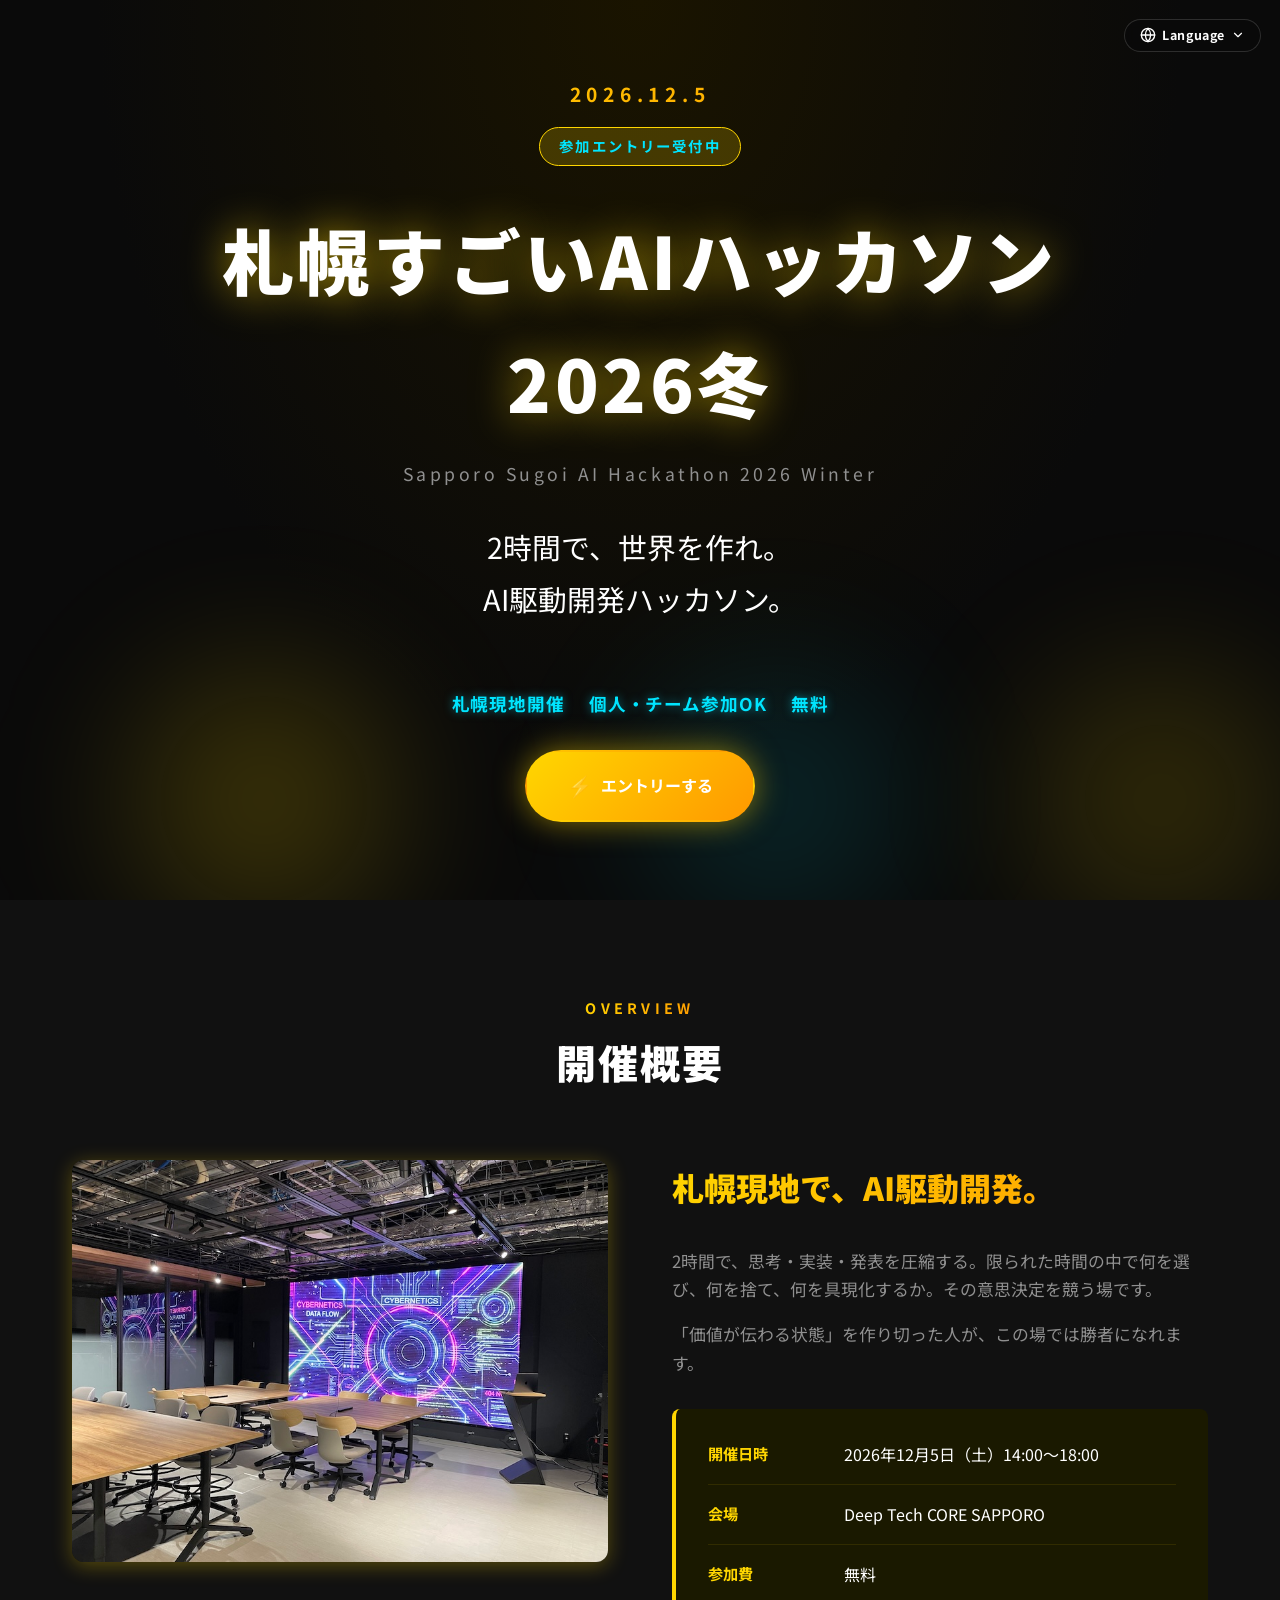
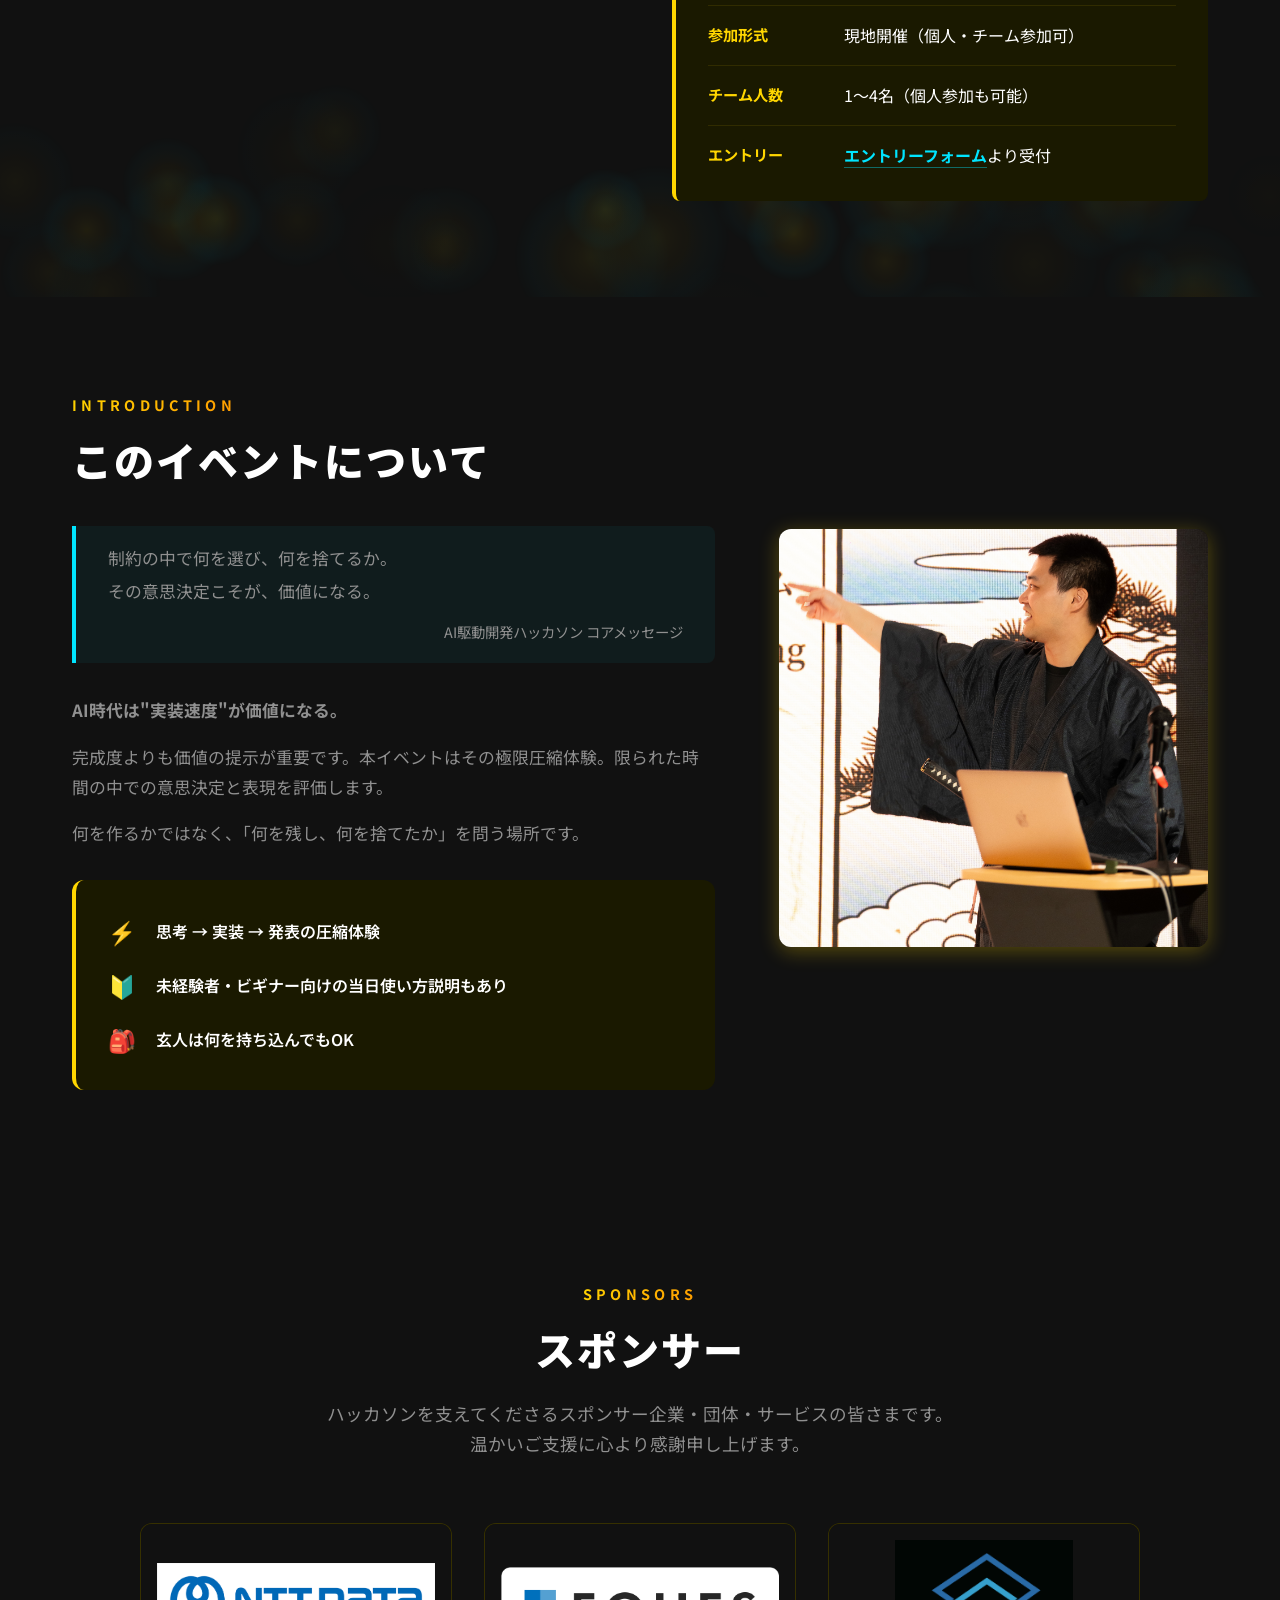
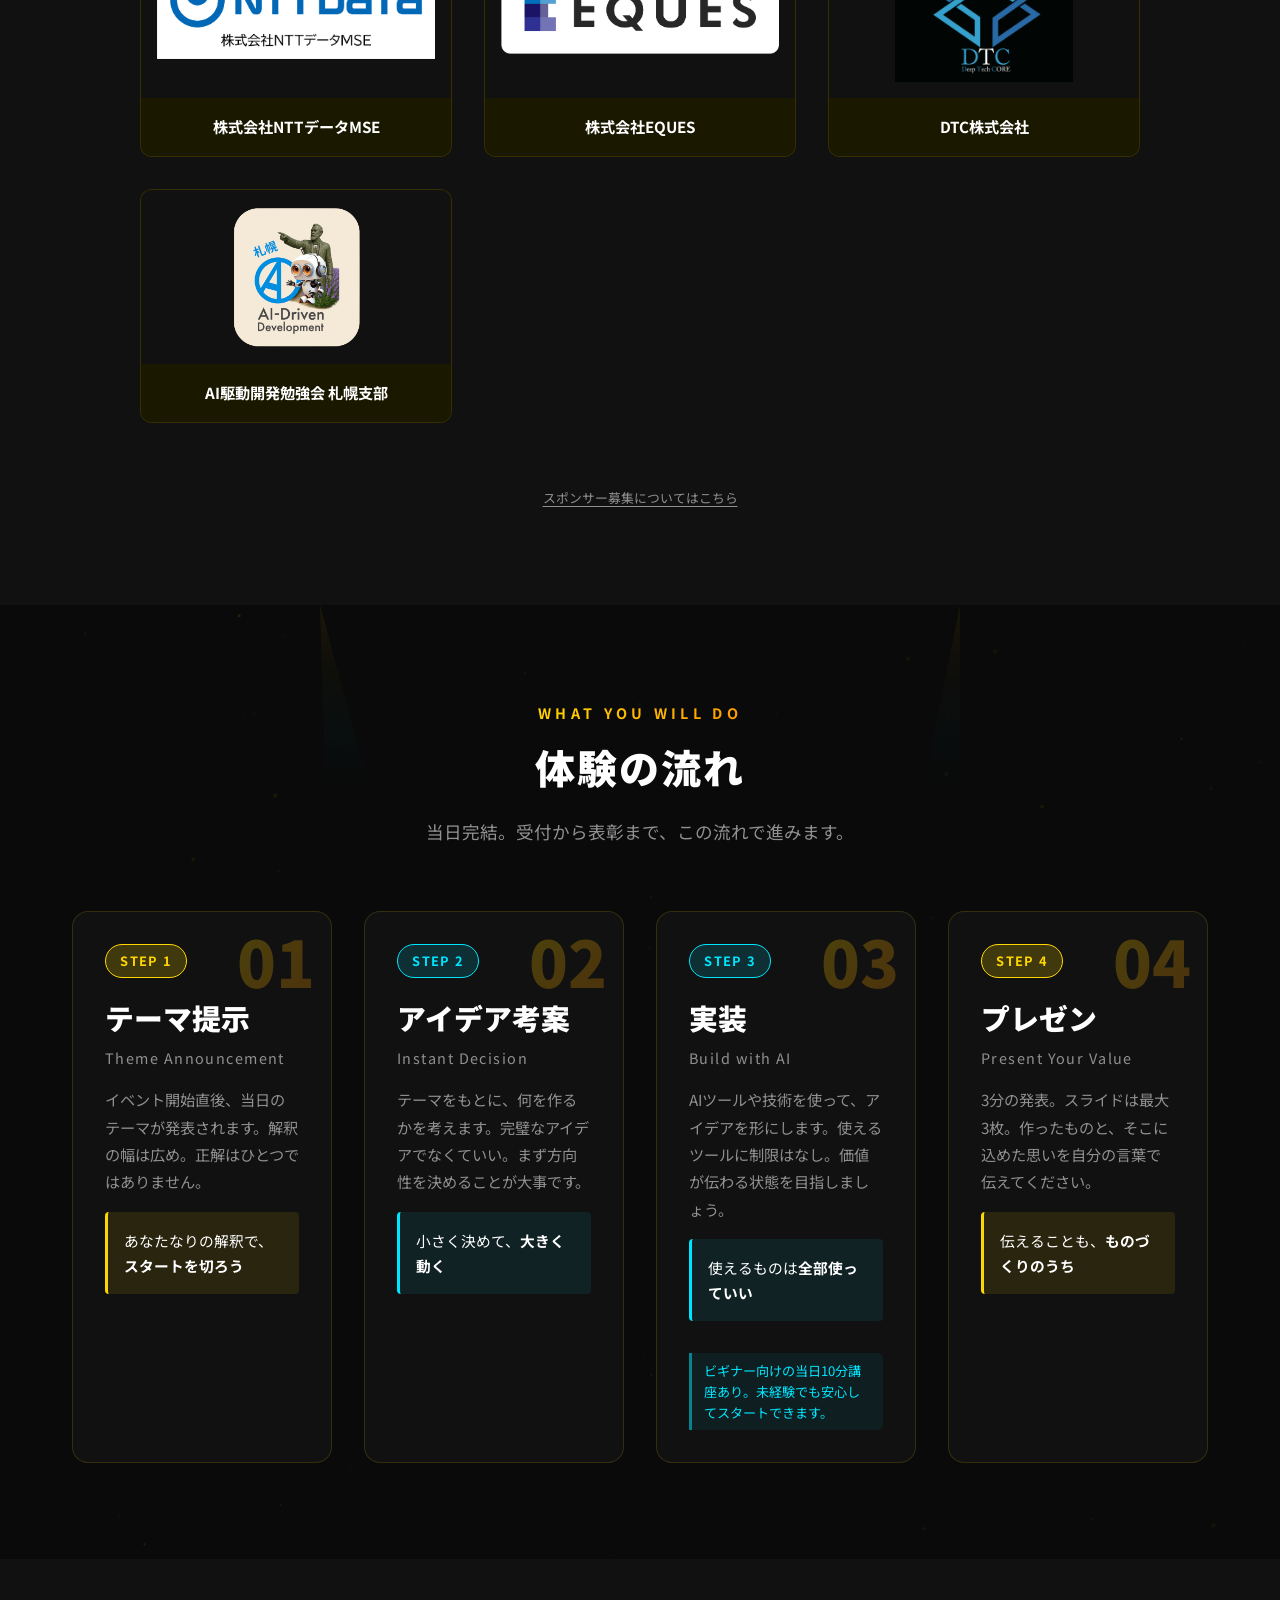
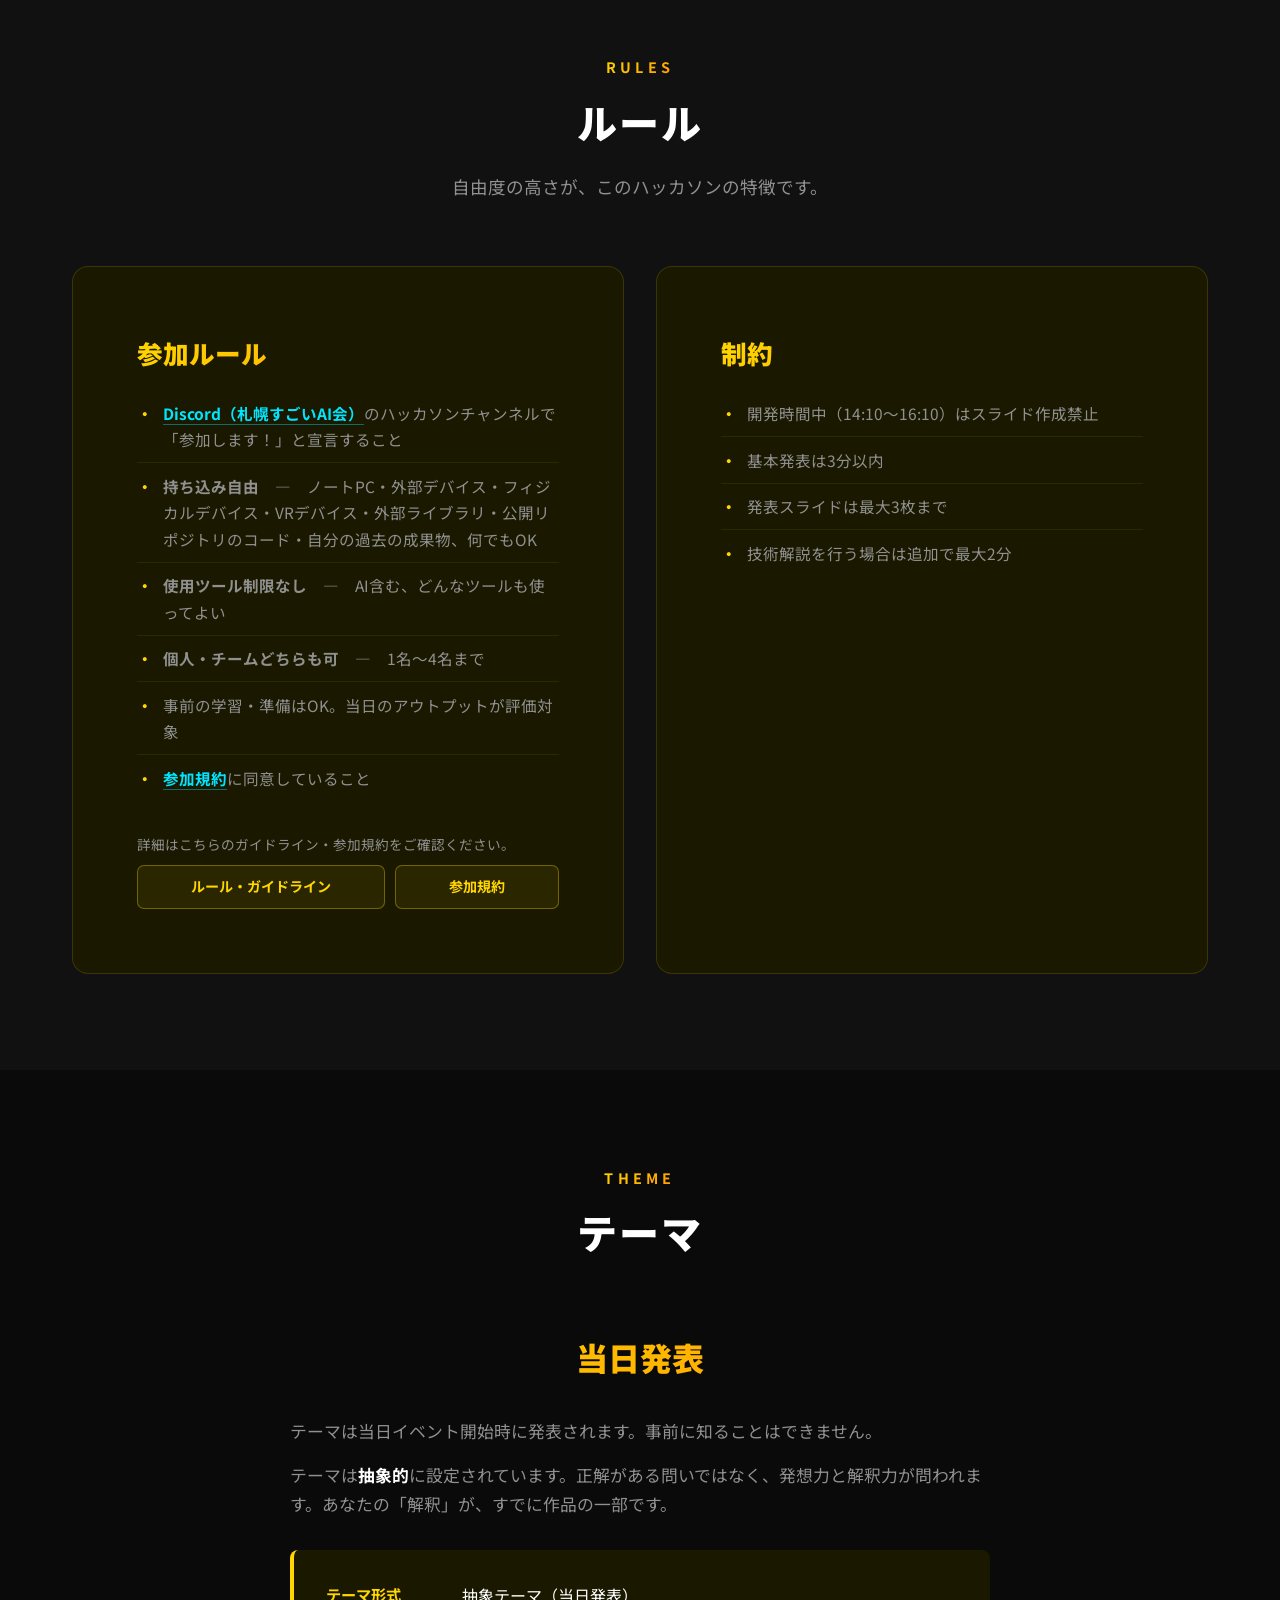
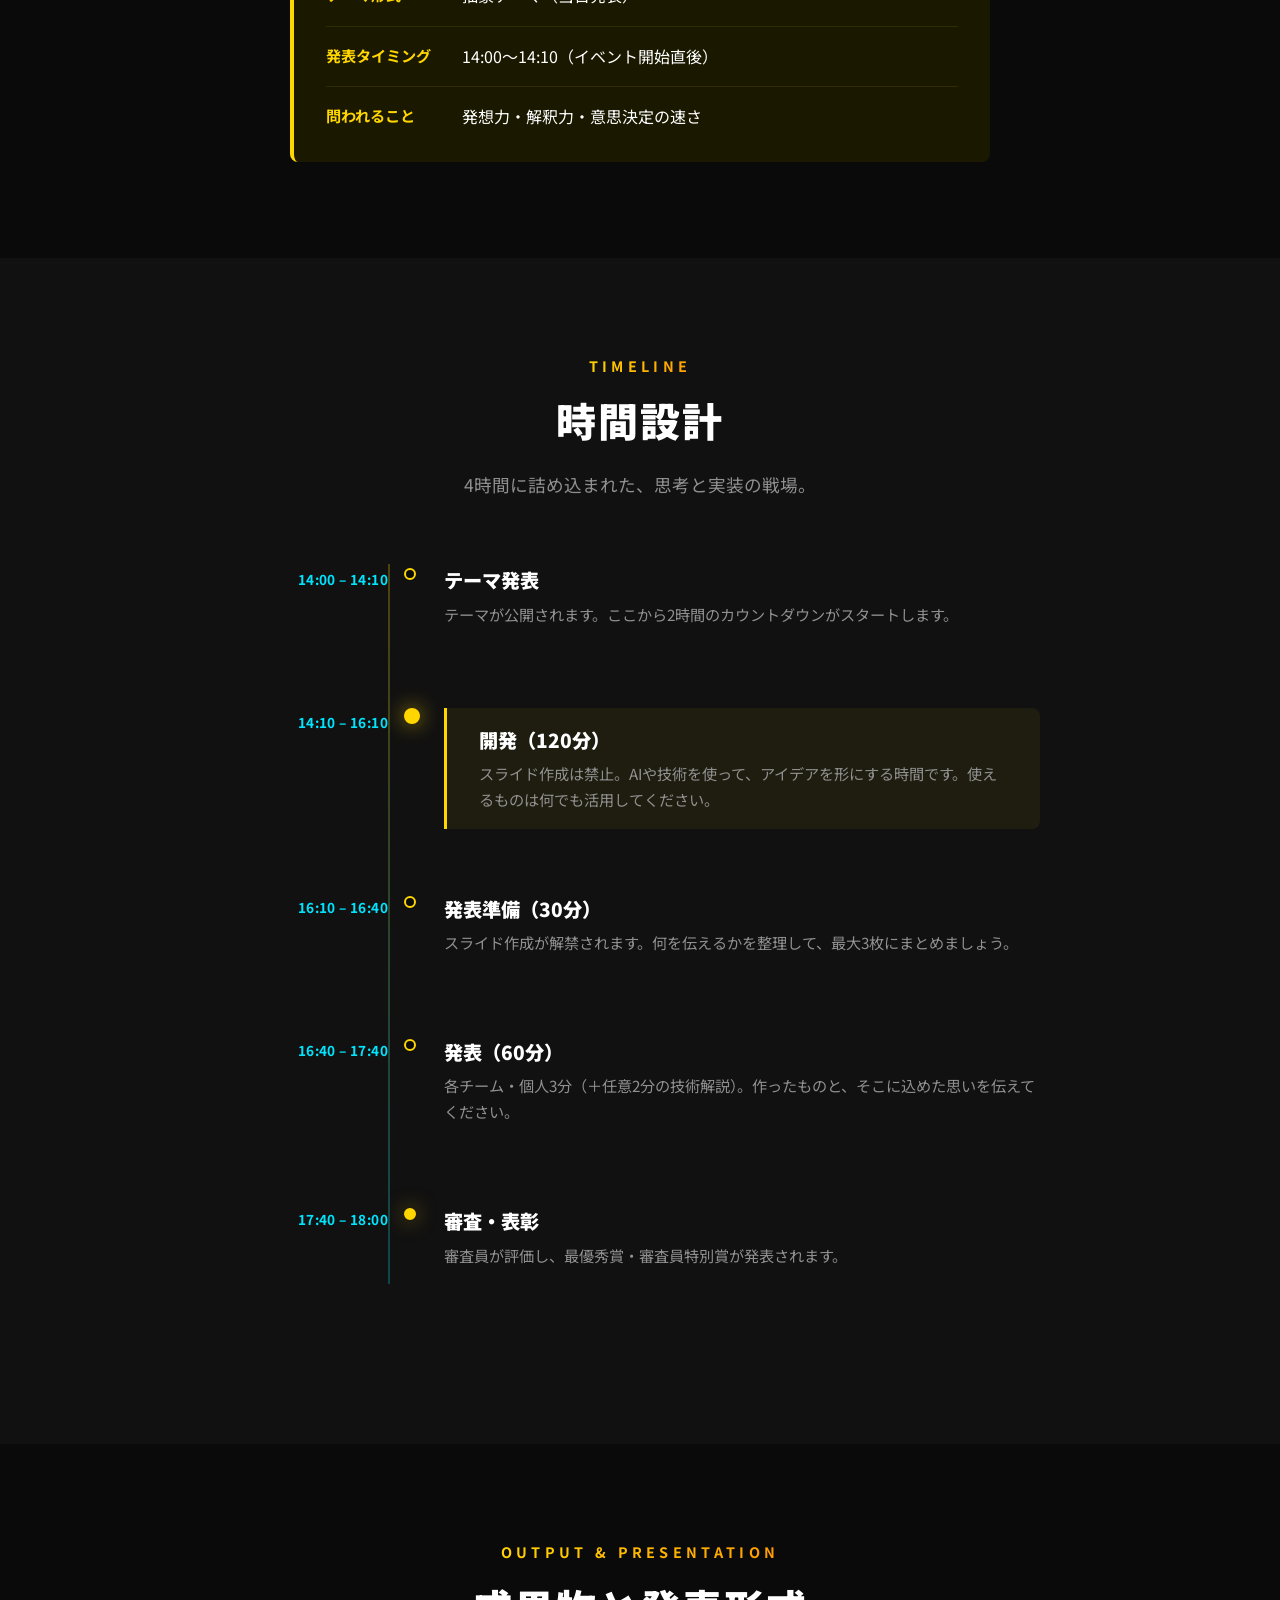
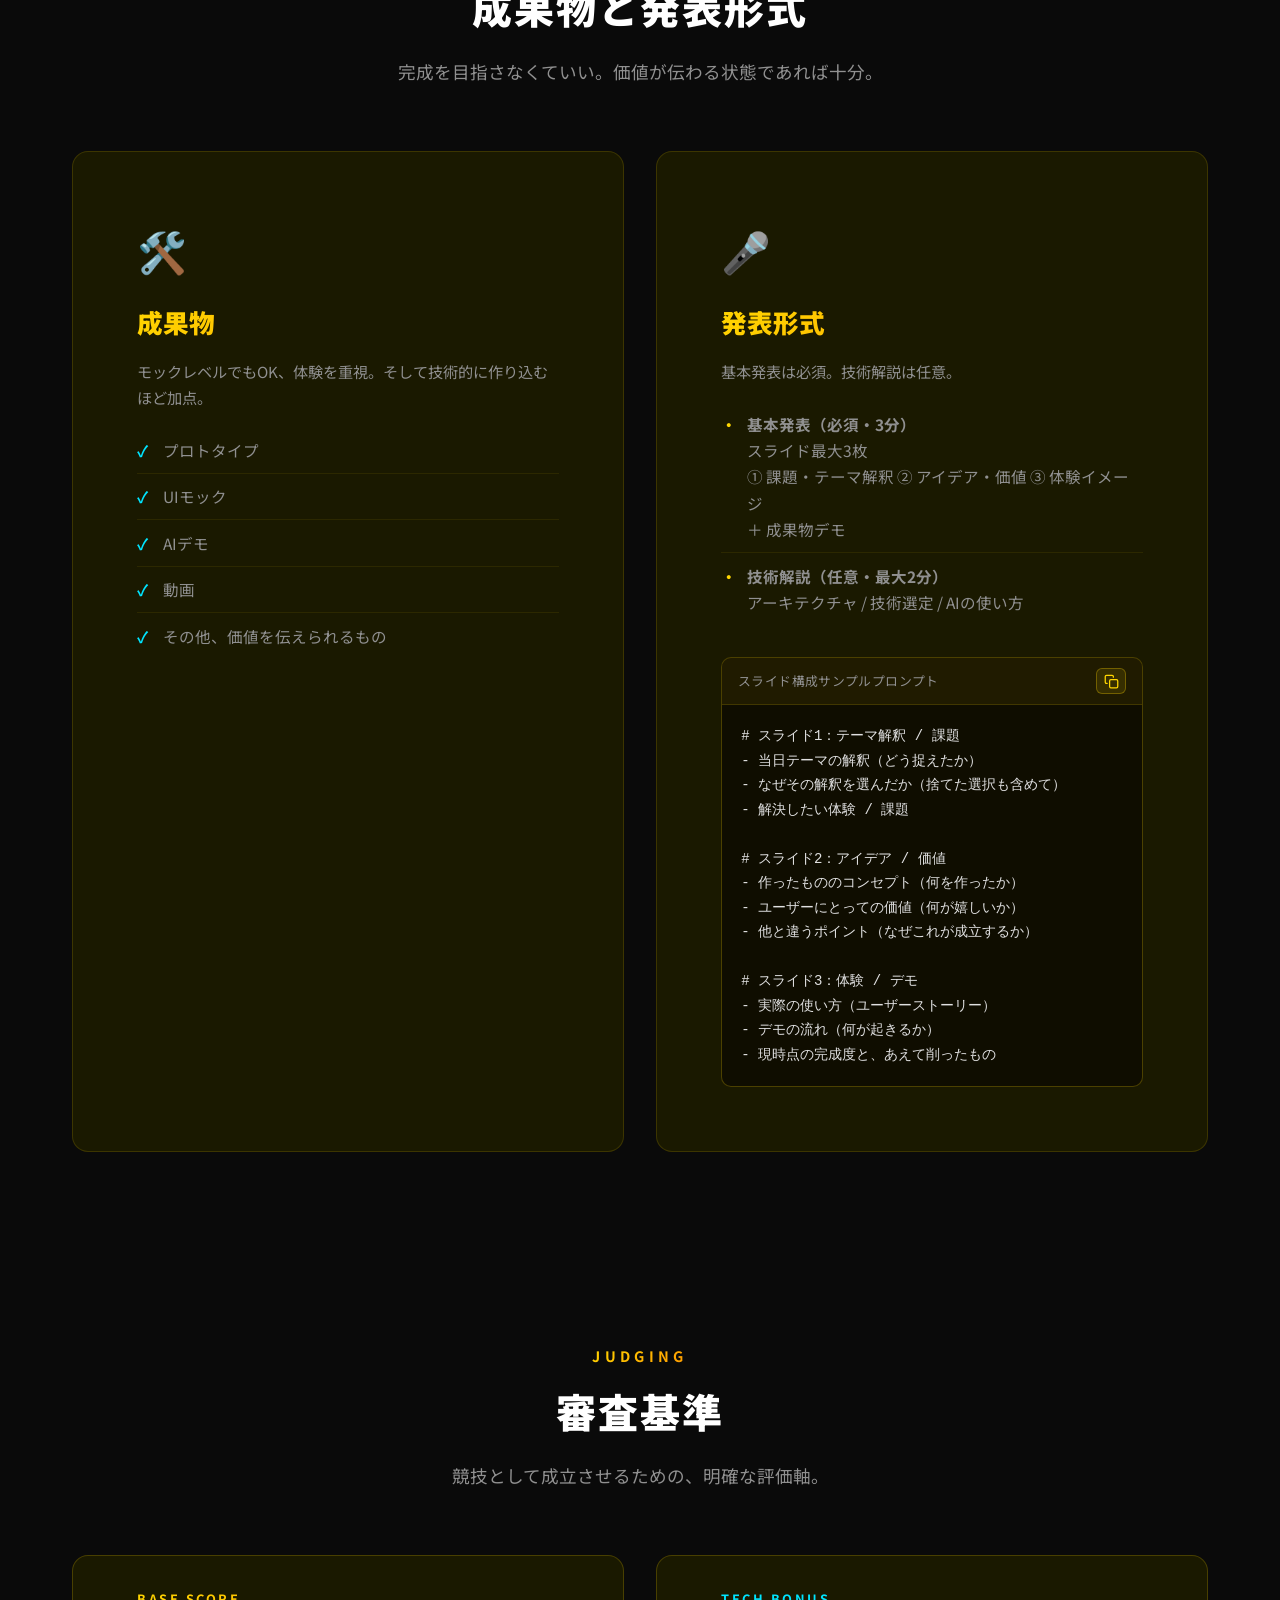
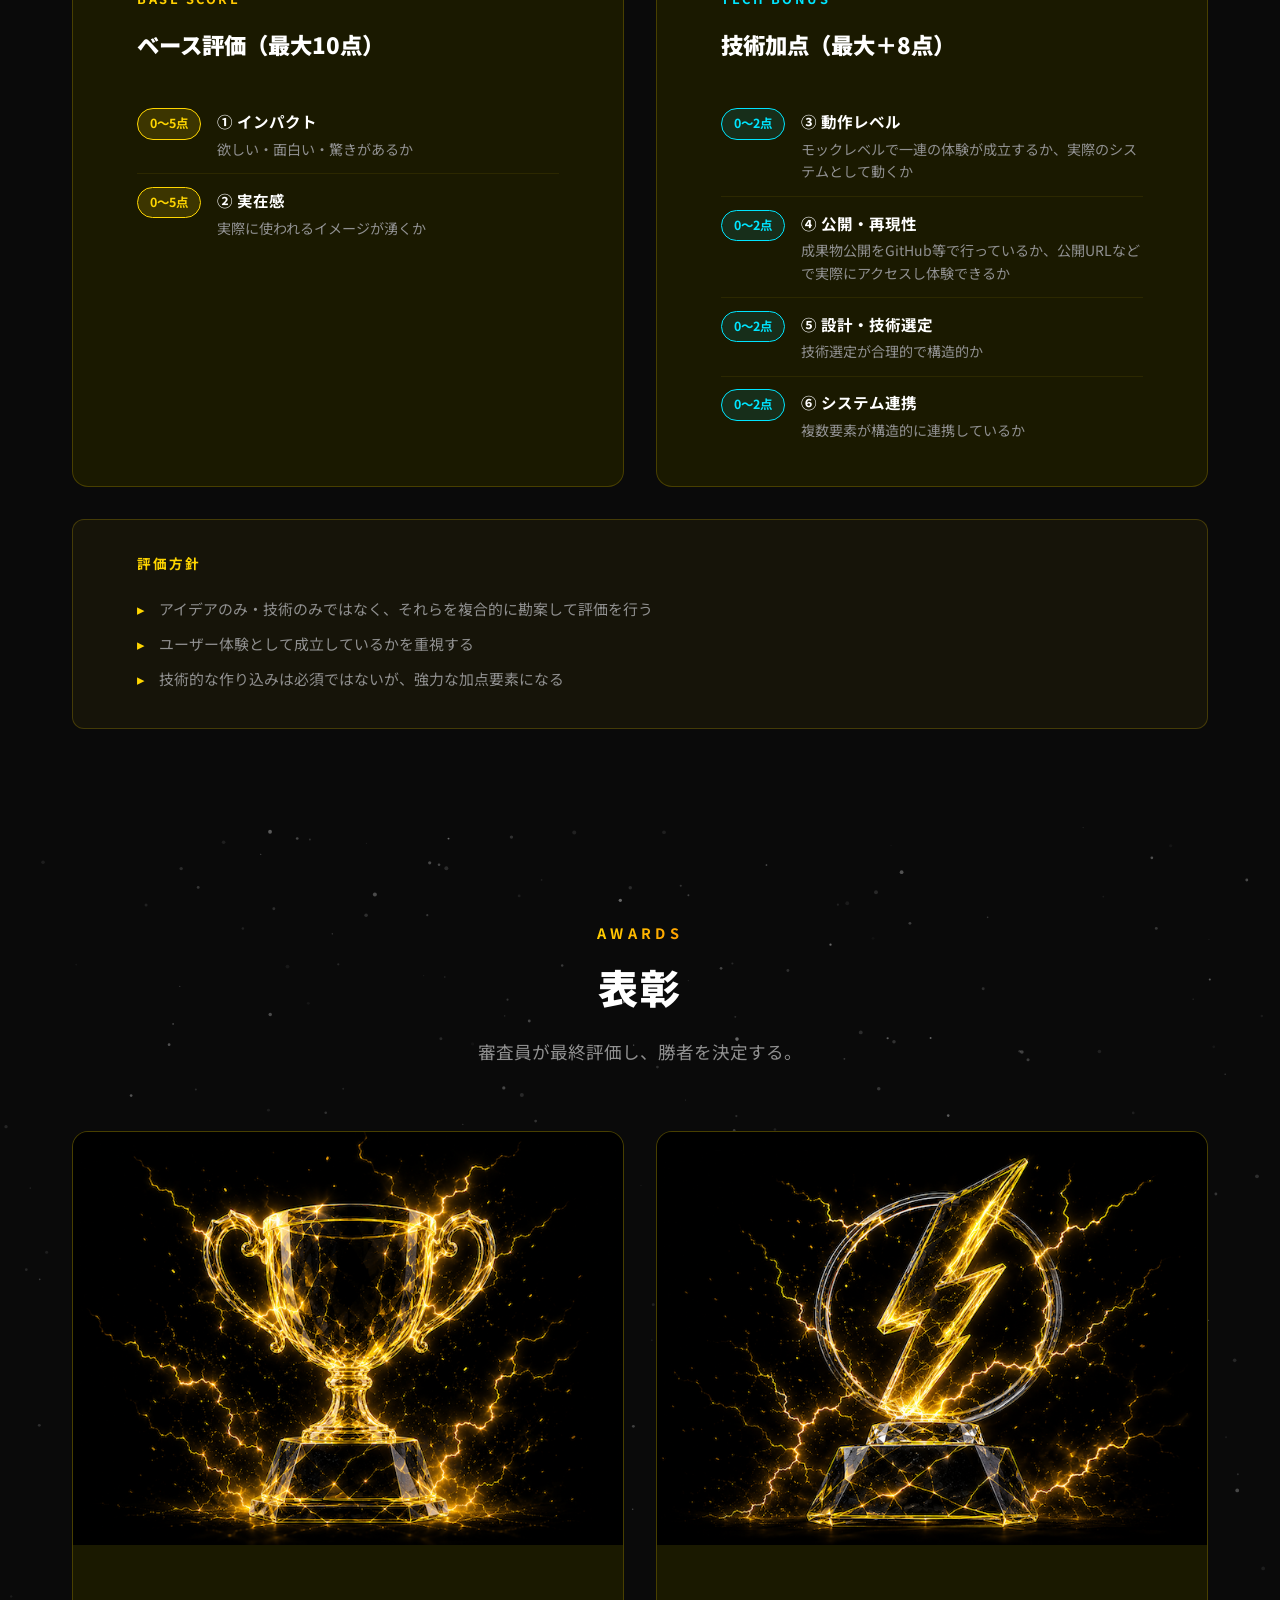
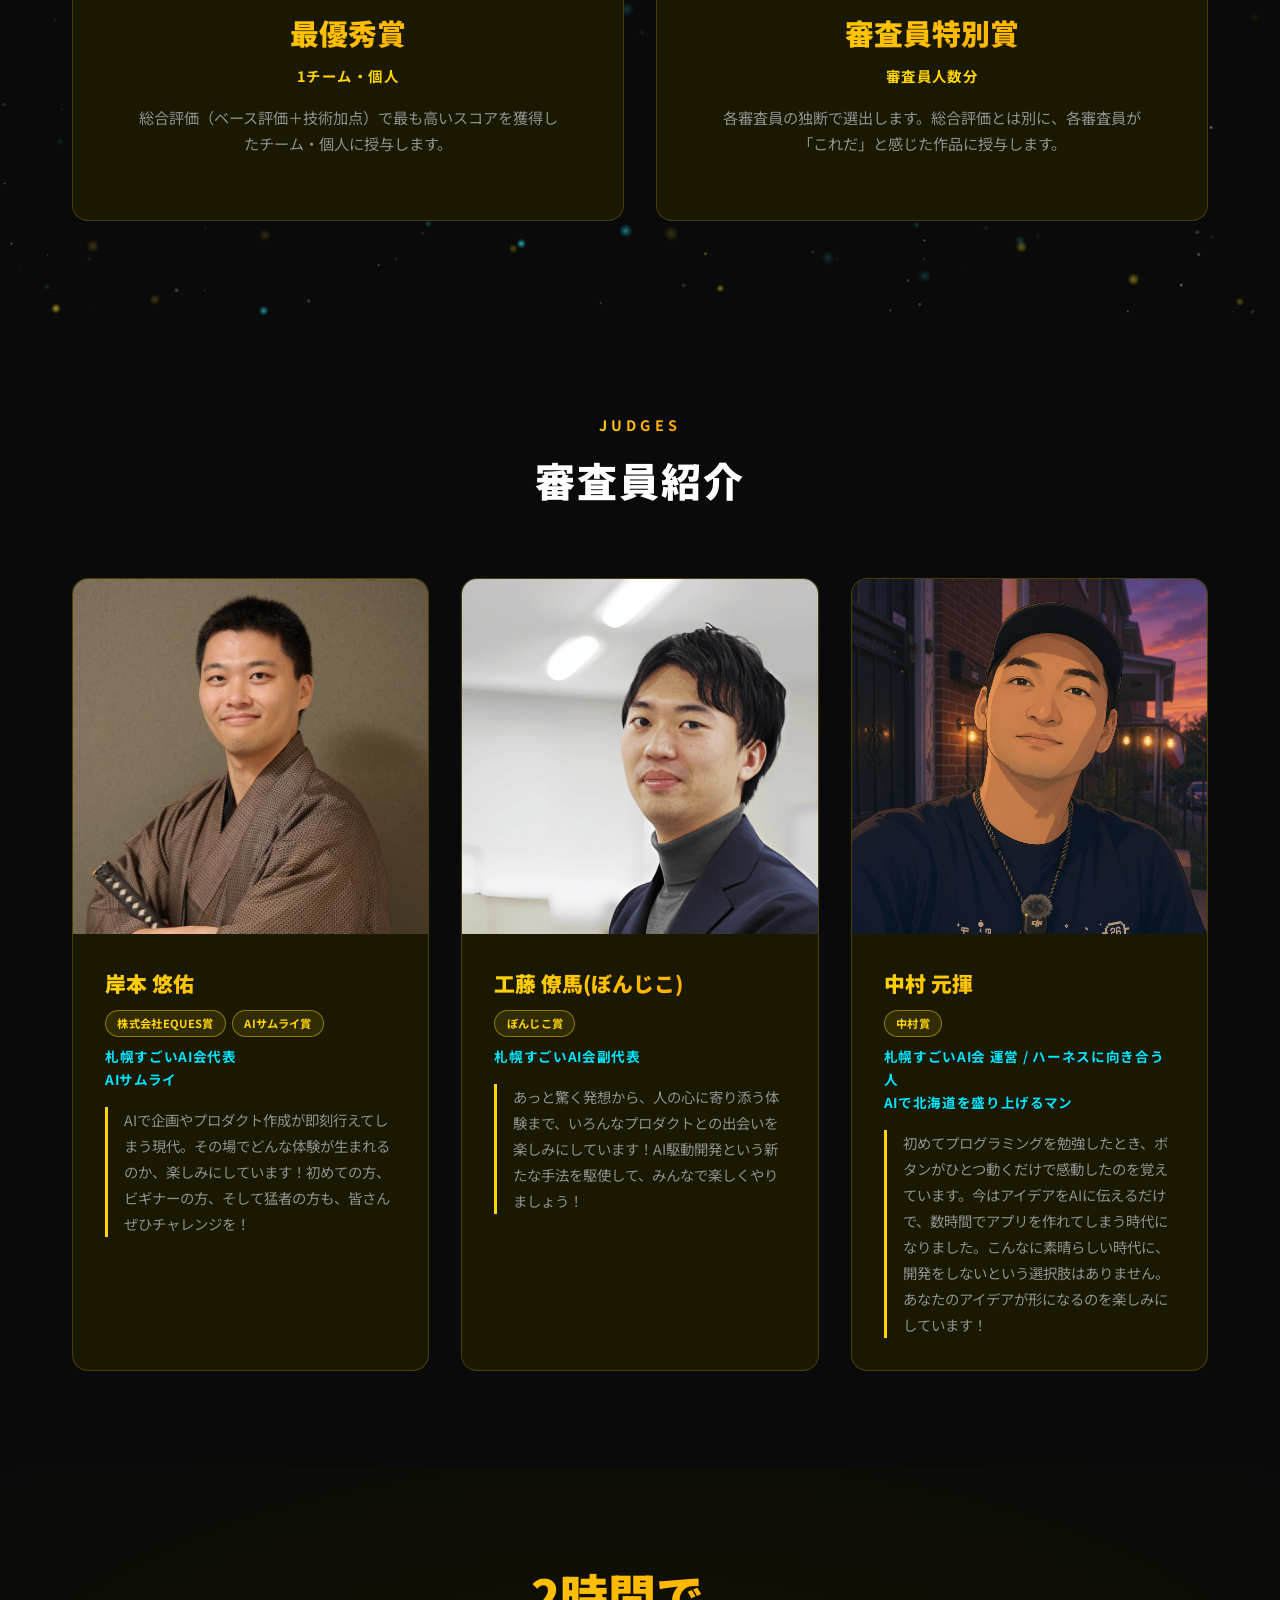
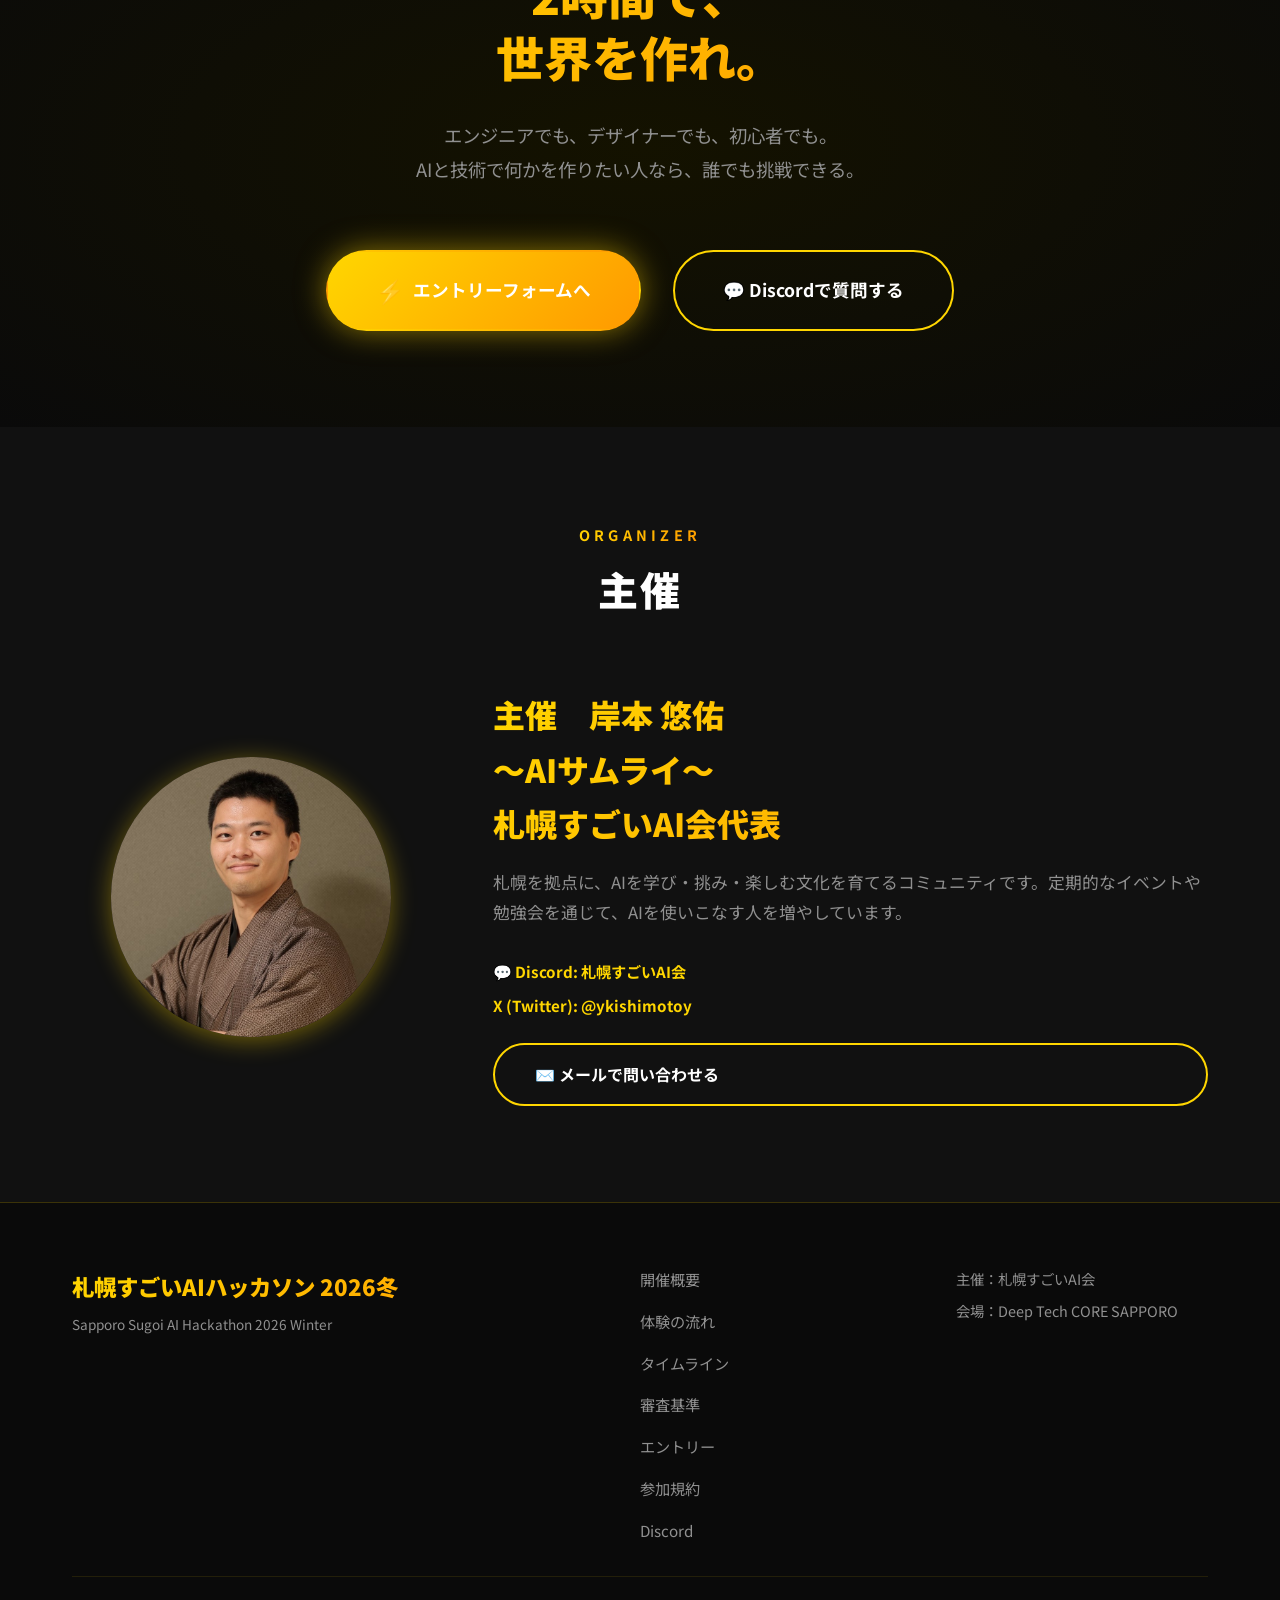
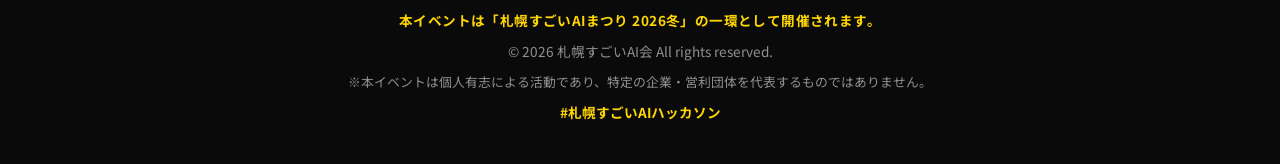
<file: index.html>
<!DOCTYPE html>
<html lang="ja">
<head>
    <meta charset="UTF-8">
    <meta name="viewport" content="width=device-width, initial-scale=1.0">
    <title>札幌すごいAIハッカソン 2026冬 | AI駆動開発ハッカソン</title>
    <meta name="description" content="2時間で、世界を作れ。思考→実装→発表を圧縮する実験場。AI駆動開発ハッカソン、2026年12月5日(土)札幌開催。">
    <!-- OGP Tags -->
    <meta property="og:title" content="札幌すごいAIハッカソン 2026冬">
    <meta property="og:description" content="2時間で、世界を作れ。思考→実装→発表を圧縮する実験場。2026年12月5日(土)札幌開催。">
    <meta property="og:type" content="website">
    <meta property="og:url" content="https://hack-2026-winter.sugoiai.org/">
    <meta property="og:site_name" content="札幌すごいAIハッカソン 2026冬">
    <meta property="og:image" content="https://hack-2026-winter.sugoiai.org/images/logot.png">
    <meta property="og:image:width" content="500">
    <meta property="og:image:height" content="500">
    <meta property="og:locale" content="ja_JP">
    <!-- Twitter Card Tags -->
    <meta name="twitter:card" content="summary">
    <meta name="twitter:title" content="札幌すごいAIハッカソン 2026冬">
    <meta name="twitter:description" content="2時間で、世界を作れ。思考→実装→発表を圧縮する実験場。">
    <meta name="twitter:image" content="https://hack-2026-winter.sugoiai.org/images/logot.png">
    <!-- Favicon -->
    <link rel="icon" type="image/png" href="images/logot.png">
    <link rel="apple-touch-icon" href="images/logot.png">
    <link rel="stylesheet" href="style.css">
    <link rel="preconnect" href="https://fonts.googleapis.com">
    <link rel="preconnect" href="https://fonts.gstatic.com" crossorigin>
    <link href="https://fonts.googleapis.com/css2?family=Noto+Sans+JP:wght@400;700;900&display=swap" rel="stylesheet">
</head>
<body>

    <!-- ─── HERO ─── -->
    <section id="hero" class="hero">
        <!-- 言語切替（heroに対して絶対配置：Languageボタン → プルダウン） -->
        <div class="lang-switcher" id="langSwitcher">
            <button type="button" class="lang-toggle" id="langToggle" aria-haspopup="true" aria-expanded="false" aria-controls="langMenu" aria-label="Language">
                <svg class="lang-toggle-icon" viewBox="0 0 24 24" width="16" height="16" aria-hidden="true" fill="none" stroke="currentColor" stroke-width="2" stroke-linecap="round" stroke-linejoin="round"><circle cx="12" cy="12" r="10"/><path d="M2 12h20"/><path d="M12 2a15.3 15.3 0 0 1 4 10 15.3 15.3 0 0 1-4 10 15.3 15.3 0 0 1-4-10 15.3 15.3 0 0 1 4-10z"/></svg>
                <span class="lang-toggle-label">Language</span>
                <svg class="lang-toggle-chevron" viewBox="0 0 24 24" width="14" height="14" aria-hidden="true" fill="none" stroke="currentColor" stroke-width="2" stroke-linecap="round" stroke-linejoin="round"><path d="m6 9 6 6 6-6"/></svg>
            </button>
            <ul class="lang-menu" id="langMenu" role="menu" aria-label="Language">
                <li role="none"><button type="button" class="lang-btn active" data-lang="ja" role="menuitemradio" aria-checked="true">日本語</button></li>
                <li role="none"><button type="button" class="lang-btn" data-lang="en" role="menuitemradio" aria-checked="false">English</button></li>
                <li role="none"><button type="button" class="lang-btn" data-lang="zh" role="menuitemradio" aria-checked="false">中文</button></li>
                <li role="none"><button type="button" class="lang-btn" data-lang="fr" role="menuitemradio" aria-checked="false">Français</button></li>
                <li role="none"><button type="button" class="lang-btn" data-lang="de" role="menuitemradio" aria-checked="false">Deutsch</button></li>
            </ul>
        </div>
        <div class="hero-background">
            <div class="film-particle"></div>
            <div class="film-particle"></div>
            <div class="film-particle"></div>
        </div>
        <div class="container hero-content">
            <div class="hero-date">2026.12.5</div>
            <div class="hero-badge" data-i18n="hero.badge">参加エントリー受付中</div>
            <h1 class="hero-title">
                <span class="title-main" data-i18n="hero.title">札幌すごいAIハッカソン<br>2026冬</span>
                <span class="title-sub">Sapporo Sugoi AI Hackathon 2026 Winter</span>
            </h1>
            <p class="hero-tagline" data-i18n="hero.tagline">2時間で、世界を作れ。<br>AI駆動開発ハッカソン。</p>
            <div class="hero-info-badge">
                <span data-i18n="hero.info1">札幌現地開催</span>
                <span data-i18n="hero.info2">個人・チーム参加OK</span>
                <span data-i18n="hero.info3">無料</span>
            </div>
            <div class="hero-cta">
                <a href="https://docs.google.com/forms/d/e/1FAIpQLSe87TFu5_Q_sEgNIikcualxOHdBWwz_jdZEjOpgBoIpTAfbEw/viewform" target="_blank" rel="noopener noreferrer" class="btn btn-primary">
                    <span class="btn-icon">⚡</span>
                    <span class="btn-text" data-i18n="hero.cta.entry">エントリーする</span>
                </a>
                <!-- 「開催概要を確認する」ボタンは非表示
                <a href="#overview" class="btn btn-secondary">
                    <span class="btn-text" data-i18n="hero.cta.overview">開催概要を確認する</span>
                </a>
                -->
            </div>
        </div>
    </section>

    <!-- ─── WINNERS ─── -->
    <!-- 2026冬では非表示（受賞者情報）
    <section id="winners" class="section winners">
        <div class="container">
            <div class="section-header">
                <h2 class="section-title">
                    <span class="title-en">WINNERS</span>
                    <span class="title-ja" data-i18n="sec.winners">受賞</span>
                </h2>
            </div>
            <div class="winners-grid">

                <div class="winner-card">
                    <div class="winner-image-wrap">
                        <img src="images/prize1.JPG" alt="福田英輝（A-kun）" class="winner-image">
                    </div>
                    <div class="winner-info">
                        <p class="winner-award" data-i18n="award.grand">最優秀賞</p>
                        <h3 class="winner-name" data-i18n="win.1.name">福田 英輝（A-kun）</h3>
                        <p class="winner-affiliation" data-i18n="win.1.aff">株式会社インフィニットループ</p>
                    </div>
                </div>

                <div class="winner-card">
                    <div class="winner-image-wrap">
                        <img src="images/prize2.JPG" alt="山崎楽人（らっく）" class="winner-image">
                    </div>
                    <div class="winner-info">
                        <p class="winner-award" data-i18n="award.nttdmse">株式会社NTTデータMSE賞</p>
                        <h3 class="winner-name" data-i18n="win.2.name">山崎 楽人（らっく）</h3>
                        <p class="winner-affiliation" data-i18n="win.2.aff">北海道科学大学</p>
                    </div>
                </div>

                <div class="winner-card">
                    <div class="winner-image-wrap">
                        <img src="images/prize3.JPG" alt="町原悠太（kociden）" class="winner-image">
                    </div>
                    <div class="winner-info">
                        <p class="winner-award" data-i18n="award.hp">HP賞</p>
                        <h3 class="winner-name" data-i18n="win.3.name">町原 悠太（kociden）</h3>
                        <p class="winner-affiliation" data-i18n="win.3.aff">北海道大学</p>
                    </div>
                </div>

                <div class="winner-card">
                    <div class="winner-image-wrap">
                        <img src="images/prize4.JPG" alt="大澤元気（まいけるさん）" class="winner-image">
                    </div>
                    <div class="winner-info">
                        <p class="winner-award" data-i18n="award.eques">株式会社EQUES賞</p>
                        <h3 class="winner-name" data-i18n="win.4.name">大澤 元気（まいけるさん）</h3>
                        <p class="winner-affiliation" data-i18n="win.4.aff">個人参加</p>
                    </div>
                </div>

                <div class="winner-card">
                    <div class="winner-image-wrap">
                        <img src="images/prize5.JPG" alt="小井田大賀（koitan）" class="winner-image">
                    </div>
                    <div class="winner-info">
                        <p class="winner-award" data-i18n="award.samurai">AIサムライ賞</p>
                        <h3 class="winner-name" data-i18n="win.5.name">小井田 大賀（koitan）</h3>
                        <p class="winner-affiliation" data-i18n="win.5.aff">ユニティア株式会社</p>
                    </div>
                </div>

                <div class="winner-card">
                    <div class="winner-image-wrap">
                        <img src="images/prize6.JPG" alt="ラーメンおいしいチーム" class="winner-image">
                    </div>
                    <div class="winner-info">
                        <p class="winner-award" data-i18n="award.nakamura">中村賞</p>
                        <h3 class="winner-name" data-i18n="win.6.name">ラーメンおいしいチーム<br>川村 和親・川村 悠真</h3>
                        <p class="winner-affiliation" data-i18n="win.6.aff">個人参加</p>
                    </div>
                </div>

            </div>
        </div>
    </section>
    -->

    <!-- ─── OVERVIEW ─── -->
    <section id="overview" class="section overview">
        <canvas id="filmGrainCanvas" class="film-grain-canvas"></canvas>
        <div class="container">
            <div class="section-header">
                <h2 class="section-title">
                    <span class="title-en">OVERVIEW</span>
                    <span class="title-ja" data-i18n="sec.overview">開催概要</span>
                </h2>
            </div>
            <div class="overview-content">
                <div class="overview-main">
                    <div class="overview-image-wrap">
                        <img src="images/DTC.JPG" alt="Deep Tech CORE SAPPORO 会場" class="venue-image">
                    </div>
                    <div class="overview-text">
                        <h3 class="overview-subtitle" data-i18n="ov.subtitle">札幌現地で、AI駆動開発。</h3>
                        <p data-i18n="ov.p1">2時間で、思考・実装・発表を圧縮する。限られた時間の中で何を選び、何を捨て、何を具現化するか。その意思決定を競う場です。</p>
                        <p data-i18n="ov.p2">「価値が伝わる状態」を作り切った人が、この場では勝者になれます。</p>
                        <div class="event-info">
                            <div class="info-item">
                                <div class="info-label" data-i18n="ov.l1">開催日時</div>
                                <div class="info-value" data-i18n="ov.v1">2026年12月5日（土）14:00〜18:00</div>
                            </div>
                            <div class="info-item">
                                <div class="info-label" data-i18n="ov.l2">会場</div>
                                <div class="info-value">Deep Tech CORE SAPPORO</div>
                            </div>
                            <div class="info-item">
                                <div class="info-label" data-i18n="ov.l3">参加費</div>
                                <div class="info-value" data-i18n="ov.v3">無料</div>
                            </div>
                            <div class="info-item">
                                <div class="info-label" data-i18n="ov.l4">参加形式</div>
                                <div class="info-value" data-i18n="ov.v4">現地開催（個人・チーム参加可）</div>
                            </div>
                            <div class="info-item">
                                <div class="info-label" data-i18n="ov.l5">チーム人数</div>
                                <div class="info-value" data-i18n="ov.v5">1〜4名（個人参加も可能）</div>
                            </div>
                            <div class="info-item">
                                <div class="info-label" data-i18n="ov.l6">エントリー</div>
                                <div class="info-value" data-i18n="ov.v6"><a href="https://docs.google.com/forms/d/e/1FAIpQLSe87TFu5_Q_sEgNIikcualxOHdBWwz_jdZEjOpgBoIpTAfbEw/viewform" target="_blank" rel="noopener noreferrer" class="guideline-link">エントリーフォーム</a>より受付</div>
                            </div>
                        </div>
                    </div>
                </div>
            </div>
        </div>
    </section>

    <!-- ─── INTRODUCTION ─── -->
    <section id="about" class="section about-festival">
        <canvas id="rippleCanvas" class="ripple-canvas"></canvas>
        <div class="container">
            <div class="about-content">
                <div class="about-text">
                    <div class="section-header" style="text-align:left; margin-bottom: 2rem;">
                        <h2 class="section-title" style="align-items: flex-start;">
                            <span class="title-en">INTRODUCTION</span>
                            <span class="title-ja" data-i18n="sec.about">このイベントについて</span>
                        </h2>
                    </div>
                    <blockquote class="about-origin" data-i18n="about.quote">
                        制約の中で何を選び、何を捨てるか。<br>
                        その意思決定こそが、価値になる。
                        <span class="about-origin-sig">AI駆動開発ハッカソン コアメッセージ</span>
                    </blockquote>
                    <p class="about-lead" data-i18n="about.lead">
                        AI時代は"実装速度"が価値になる。
                    </p>
                    <p data-i18n="about.p1">
                        完成度よりも価値の提示が重要です。本イベントはその極限圧縮体験。限られた時間の中での意思決定と表現を評価します。
                    </p>
                    <p data-i18n="about.p2">
                        何を作るかではなく、「何を残し、何を捨てたか」を問う場所です。
                    </p>
                    <div class="about-features">
                        <div class="about-feature">
                            <span class="feature-icon">⚡</span>
                            <span class="feature-text" data-i18n="about.f1">思考 → 実装 → 発表の圧縮体験</span>
                        </div>
                        <div class="about-feature">
                            <span class="feature-icon">🔰</span>
                            <span class="feature-text" data-i18n="about.f2">未経験者・ビギナー向けの当日使い方説明もあり</span>
                        </div>
                        <div class="about-feature">
                            <span class="feature-icon">🎒</span>
                            <span class="feature-text" data-i18n="about.f3">玄人は何を持ち込んでもOK</span>
                        </div>
                    </div>
                </div>
                <div class="about-image">
                    <img src="images/samurai.jpg" alt="イベントの雰囲気" class="about-photo">
                </div>
            </div>
        </div>
    </section>

    <!-- ─── PARTNERS ─── -->
    <section id="partners" class="section partners-section">
        <div class="container">
            <div class="section-header">
                <h2 class="section-title">
                    <span class="title-en">SPONSORS</span>
                    <span class="title-ja" data-i18n="sec.partners">スポンサー</span>
                </h2>
                <p class="section-description" data-i18n="partners.desc">ハッカソンを支えてくださるスポンサー企業・団体・サービスの皆さまです。<br>温かいご支援に心より感謝申し上げます。</p>
            </div>
            <div class="partners-grid">

                <a href="https://www.nttd-mse.com/" target="_blank" rel="noopener noreferrer" class="partner-card">
                    <div class="partner-logo">
                        <img src="images/NTTDMSE_logo.png" alt="株式会社NTTデータMSE">
                    </div>
                    <div class="partner-name" data-i18n="partners.nttdmse">株式会社NTTデータMSE</div>
                </a>

                <!--
                <a href="https://www.hp.com/jp-ja/home.html" target="_blank" rel="noopener noreferrer" class="partner-card">
                    <div class="partner-logo">
                        <img src="images/HP.png" alt="株式会社日本HP">
                    </div>
                    <div class="partner-name" data-i18n="partners.hp">株式会社日本HP</div>
                </a>
                -->

                <a href="https://eques.co.jp" target="_blank" rel="noopener noreferrer" class="partner-card">
                    <div class="partner-logo">
                        <img src="images/eques.png" alt="株式会社EQUES">
                    </div>
                    <div class="partner-name" data-i18n="partners.eques">株式会社EQUES</div>
                </a>

                <!--
                <a href="https://eques.co.jp/" target="_blank" rel="noopener noreferrer" class="partner-card">
                    <div class="partner-logo">
                        <img src="images/eques-header-logo.png" alt="株式会社EQUES">
                    </div>
                    <div class="partner-name">株式会社EQUES</div>
                </a>
                -->

                <a href="https://deeptech-core.com" target="_blank" rel="noopener noreferrer" class="partner-card">
                    <div class="partner-logo">
                        <img src="images/DTC_logo.png" alt="DTC株式会社">
                    </div>
                    <div class="partner-name" data-i18n="partners.dtc">DTC株式会社</div>
                </a>

                <!--
                <a href="https://hanamii.jp" target="_blank" rel="noopener noreferrer" class="partner-card">
                    <div class="partner-logo">
                        <img src="images/hanamii.png" alt="hanamii">
                    </div>
                    <div class="partner-name">hanamii</div>
                    <span class="partner-doc-btn" role="button" tabindex="0"
                          onclick="event.preventDefault(); event.stopPropagation(); window.open('images/hanamii.pdf', '_blank', 'noopener');"
                          onkeydown="if (event.key === 'Enter' || event.key === ' ') { event.preventDefault(); event.stopPropagation(); window.open('images/hanamii.pdf', '_blank', 'noopener'); }"
                          data-i18n="partners.hanamiiDoc">使い方のダウンロード</span>
                </a>
                -->

                <!--
                <div class="partner-card">
                    <div class="partner-logo">
                        <span class="partner-logo-text" data-i18n="partners.sapporoLogo">札幌市</span>
                    </div>
                    <div class="partner-name" data-i18n="partners.sapporo">後援：札幌市</div>
                </div>
                -->

                <!--
                <a href="https://www.ai-driven.dev/ai駆動開発コンソーシアム/" target="_blank" rel="noopener noreferrer" class="partner-card">
                    <div class="partner-logo">
                        <img src="images/aicon.png" alt="AI駆動開発コンソーシアム">
                    </div>
                    <div class="partner-name">AI駆動開発コンソーシアム</div>
                </a>

                <a href="https://discord.com/invite/RNaAgXZngh" target="_blank" rel="noopener noreferrer" class="partner-card">
                    <div class="partner-logo">
                        <img src="images/aiau.png" alt="AIAU">
                    </div>
                    <div class="partner-name">AIAU</div>
                </a>
                -->

                <a href="https://aid.connpass.com/" target="_blank" rel="noopener noreferrer" class="partner-card">
                    <div class="partner-logo">
                        <img src="images/aiddsapporo.png" alt="AI駆動開発勉強会 札幌支部">
                    </div>
                    <div class="partner-name" data-i18n="partners.aiddsapporo">AI駆動開発勉強会 札幌支部</div>
                </a>

            </div>
            <p class="partners-recruit"><a href="https://matsuri-2026-winter.sugoiai.org/sponsors.html" data-i18n="partners.recruit">スポンサー募集についてはこちら</a></p>
        </div>
    </section>

    <!-- ─── WHAT YOU WILL DO ─── -->
    <section id="flow" class="section divisions">
        <canvas id="projectorCanvas" class="projector-canvas"></canvas>
        <div class="container">
            <div class="section-header">
                <h2 class="section-title">
                    <span class="title-en">WHAT YOU WILL DO</span>
                    <span class="title-ja" data-i18n="sec.flow">体験の流れ</span>
                </h2>
                <p class="section-description" data-i18n="flow.desc">当日完結。受付から表彰まで、この流れで進みます。</p>
            </div>
            <div class="divisions-grid" style="grid-template-columns: repeat(auto-fit, minmax(260px, 1fr));">

                <div class="division-card division-main">
                    <div class="division-number">01</div>
                    <div class="division-content">
                        <div class="division-badge badge-main">STEP 1</div>
                        <h3 class="division-title" data-i18n="flow.s1.title">テーマ提示</h3>
                        <p class="division-subtitle">Theme Announcement</p>
                        <p class="division-description" data-i18n="flow.s1.desc">
                            イベント開始直後、当日のテーマが発表されます。解釈の幅は広め。正解はひとつではありません。
                        </p>
                        <div class="division-highlight" data-i18n="flow.s1.hl">
                            あなたなりの解釈で、<strong>スタートを切ろう</strong>
                        </div>
                    </div>
                </div>

                <div class="division-card division-exp">
                    <div class="division-number">02</div>
                    <div class="division-content">
                        <div class="division-badge badge-exp">STEP 2</div>
                        <h3 class="division-title" data-i18n="flow.s2.title">アイデア考案</h3>
                        <p class="division-subtitle">Instant Decision</p>
                        <p class="division-description" data-i18n="flow.s2.desc">
                            テーマをもとに、何を作るかを考えます。完璧なアイデアでなくていい。まず方向性を決めることが大事です。
                        </p>
                        <div class="division-highlight division-exp-highlight" data-i18n="flow.s2.hl">
                            小さく決めて、<strong>大きく動く</strong>
                        </div>
                    </div>
                </div>

                <div class="division-card division-special">
                    <div class="division-number">03</div>
                    <div class="division-content">
                        <div class="division-badge badge-special">STEP 3</div>
                        <h3 class="division-title" data-i18n="flow.s3.title">実装</h3>
                        <p class="division-subtitle">Build with AI</p>
                        <p class="division-description" data-i18n="flow.s3.desc">
                            AIツールや技術を使って、アイデアを形にします。使えるツールに制限はなし。価値が伝わる状態を目指しましょう。
                        </p>
                        <div class="division-highlight division-special-highlight" data-i18n="flow.s3.hl">
                            使えるものは<strong>全部使っていい</strong>
                        </div>
                        <p class="division-beginner-note" data-i18n="flow.s3.note">ビギナー向けの当日10分講座あり。未経験でも安心してスタートできます。</p>
                    </div>
                </div>

                <div class="division-card division-main">
                    <div class="division-number">04</div>
                    <div class="division-content">
                        <div class="division-badge badge-main">STEP 4</div>
                        <h3 class="division-title" data-i18n="flow.s4.title">プレゼン</h3>
                        <p class="division-subtitle">Present Your Value</p>
                        <p class="division-description" data-i18n="flow.s4.desc">
                            3分の発表。スライドは最大3枚。作ったものと、そこに込めた思いを自分の言葉で伝えてください。
                        </p>
                        <div class="division-highlight" data-i18n="flow.s4.hl">
                            伝えることも、<strong>ものづくりのうち</strong>
                        </div>
                    </div>
                </div>

            </div>
        </div>
    </section>

    <!-- ─── RULES ─── -->
    <section id="rules" class="section application">
        <div class="container">
            <div class="section-header">
                <h2 class="section-title">
                    <span class="title-en">RULES</span>
                    <span class="title-ja" data-i18n="sec.rules">ルール</span>
                </h2>
                <p class="section-description" data-i18n="rules.desc">自由度の高さが、このハッカソンの特徴です。</p>
            </div>
            <div class="application-grid">

                <div class="apply-card">
                    <h3 class="apply-card-title" data-i18n="rules.card1.title">参加ルール</h3>
                    <ul class="apply-list">
                        <li data-i18n="rules.r1"><a href="https://discord.gg/Ve2tQeN7cw" target="_blank" rel="noopener noreferrer" class="guideline-link">Discord（札幌すごいAI会）</a>のハッカソンチャンネルで「参加します！」と宣言すること</li>
                        <li data-i18n="rules.r2"><strong>持ち込み自由</strong>　—　ノートPC・外部デバイス・フィジカルデバイス・VRデバイス・外部ライブラリ・公開リポジトリのコード・自分の過去の成果物、何でもOK</li>
                        <li data-i18n="rules.r3"><strong>使用ツール制限なし</strong>　—　AI含む、どんなツールも使ってよい</li>
                        <li data-i18n="rules.r4"><strong>個人・チームどちらも可</strong>　—　1名〜4名まで</li>
                        <li data-i18n="rules.r5">事前の学習・準備はOK。当日のアウトプットが評価対象</li>
                        <li data-i18n="rules.r6"><a href="conditions.html" target="_blank" rel="noopener noreferrer" class="guideline-link">参加規約</a>に同意していること</li>
                    </ul>
                    <p style="font-size: 0.85rem; color: var(--text-secondary); margin-top: var(--spacing-md); margin-bottom: 0.6rem;" data-i18n="rules.note">詳細はこちらのガイドライン・参加規約をご確認ください。</p>
                    <div class="rules-doc-btns">
                        <a href="guideline.html" target="_blank" rel="noopener noreferrer" class="rules-doc-btn" data-i18n="rules.btn.guide">ルール・ガイドライン</a>
                        <a href="conditions.html" target="_blank" rel="noopener noreferrer" class="rules-doc-btn" data-i18n="rules.btn.terms">参加規約</a>
                    </div>
                </div>

                <div class="apply-card">
                    <h3 class="apply-card-title" data-i18n="rules.card2.title">制約</h3>
                    <ul class="apply-list">
                        <li data-i18n="rules.c1">開発時間中（14:10〜16:10）はスライド作成禁止</li>
                        <li data-i18n="rules.c2">基本発表は3分以内</li>
                        <li data-i18n="rules.c3">発表スライドは最大3枚まで</li>
                        <li data-i18n="rules.c4">技術解説を行う場合は追加で最大2分</li>
                    </ul>
                </div>

            </div>
        </div>
    </section>

    <!-- ─── THEME ─── -->
    <section id="theme" class="section overview" style="background: var(--dark-bg);">
        <div class="container">
            <div class="section-header">
                <h2 class="section-title">
                    <span class="title-en">THEME</span>
                    <span class="title-ja" data-i18n="sec.theme">テーマ</span>
                </h2>
            </div>
            <div class="overview-content">
                <div class="overview-main" style="grid-template-columns: 1fr; max-width: 700px; margin: 0 auto;">
                    <div class="overview-text">
                        <h3 class="overview-subtitle" style="text-align: center;" data-i18n="theme.subtitle">当日発表</h3>
                        <p data-i18n="theme.p1">テーマは当日イベント開始時に発表されます。事前に知ることはできません。</p>
                        <p data-i18n="theme.p2">テーマは<strong>抽象的</strong>に設定されています。正解がある問いではなく、発想力と解釈力が問われます。あなたの「解釈」が、すでに作品の一部です。</p>
                        <div class="event-info">
                            <div class="info-item">
                                <div class="info-label" data-i18n="theme.l1">テーマ形式</div>
                                <div class="info-value" data-i18n="theme.v1">抽象テーマ（当日発表）</div>
                            </div>
                            <div class="info-item">
                                <div class="info-label" data-i18n="theme.l2">発表タイミング</div>
                                <div class="info-value" data-i18n="theme.v2">14:00〜14:10（イベント開始直後）</div>
                            </div>
                            <div class="info-item">
                                <div class="info-label" data-i18n="theme.l3">問われること</div>
                                <div class="info-value" data-i18n="theme.v3">発想力・解釈力・意思決定の速さ</div>
                            </div>
                        </div>
                    </div>
                </div>
            </div>
        </div>
    </section>

    <!-- ─── TIMELINE ─── -->
    <section id="timeline" class="section timeline-section">
        <div class="container">
            <div class="section-header">
                <h2 class="section-title">
                    <span class="title-en">TIMELINE</span>
                    <span class="title-ja" data-i18n="sec.timeline">時間設計</span>
                </h2>
                <p class="section-description" data-i18n="tl.desc">4時間に詰め込まれた、思考と実装の戦場。</p>
            </div>
            <div class="timeline-list">

                <div class="timeline-item">
                    <div class="timeline-time">14:00 – 14:10</div>
                    <div class="timeline-bar"></div>
                    <div class="timeline-event">
                        <h3 class="timeline-title" data-i18n="tl.1.title">テーマ発表</h3>
                        <p class="timeline-desc" data-i18n="tl.1.desc">テーマが公開されます。ここから2時間のカウントダウンがスタートします。</p>
                    </div>
                </div>

                <div class="timeline-item timeline-main">
                    <div class="timeline-time">14:10 – 16:10</div>
                    <div class="timeline-bar timeline-bar-main"></div>
                    <div class="timeline-event">
                        <h3 class="timeline-title" data-i18n="tl.2.title">開発（120分）</h3>
                        <p class="timeline-desc" data-i18n="tl.2.desc">スライド作成は禁止。AIや技術を使って、アイデアを形にする時間です。使えるものは何でも活用してください。</p>
                    </div>
                </div>

                <div class="timeline-item">
                    <div class="timeline-time">16:10 – 16:40</div>
                    <div class="timeline-bar"></div>
                    <div class="timeline-event">
                        <h3 class="timeline-title" data-i18n="tl.3.title">発表準備（30分）</h3>
                        <p class="timeline-desc" data-i18n="tl.3.desc">スライド作成が解禁されます。何を伝えるかを整理して、最大3枚にまとめましょう。</p>
                    </div>
                </div>

                <div class="timeline-item">
                    <div class="timeline-time">16:40 – 17:40</div>
                    <div class="timeline-bar"></div>
                    <div class="timeline-event">
                        <h3 class="timeline-title" data-i18n="tl.4.title">発表（60分）</h3>
                        <p class="timeline-desc" data-i18n="tl.4.desc">各チーム・個人3分（＋任意2分の技術解説）。作ったものと、そこに込めた思いを伝えてください。</p>
                    </div>
                </div>

                <!--
                <div class="timeline-item">
                    <div class="timeline-time"></div>
                    <div class="timeline-bar"></div>
                    <div class="timeline-event">
                        <h3 class="timeline-title">懇親会（60分）</h3>
                        <p class="timeline-desc">発表後、参加者・審査員・スタッフで自由に交流できる時間です。</p>
                    </div>
                </div>
                -->

                <div class="timeline-item">
                    <div class="timeline-time">17:40 – 18:00</div>
                    <div class="timeline-bar timeline-bar-award"></div>
                    <div class="timeline-event">
                        <h3 class="timeline-title" data-i18n="tl.5.title">審査・表彰</h3>
                        <p class="timeline-desc" data-i18n="tl.5.desc">審査員が評価し、最優秀賞・審査員特別賞が発表されます。</p>
                    </div>
                </div>

            </div>
        </div>
    </section>

    <!-- ─── OUTPUT & PRESENTATION ─── -->
    <section id="output" class="section application" style="background: var(--dark-bg);">
        <div class="container">
            <div class="section-header">
                <h2 class="section-title">
                    <span class="title-en">OUTPUT &amp; PRESENTATION</span>
                    <span class="title-ja" data-i18n="sec.output">成果物と発表形式</span>
                </h2>
                <p class="section-description" data-i18n="out.desc">完成を目指さなくていい。価値が伝わる状態であれば十分。</p>
            </div>
            <div class="application-grid">

                <div class="apply-card">
                    <div class="apply-card-icon">🛠️</div>
                    <h3 class="apply-card-title" data-i18n="out.card1.title">成果物</h3>
                    <p class="apply-card-subtitle" data-i18n="out.card1.sub">モックレベルでもOK、体験を重視。そして技術的に作り込むほど加点。</p>
                    <ul class="apply-list apply-list-check">
                        <li data-i18n="out.d1">プロトタイプ</li>
                        <li data-i18n="out.d2">UIモック</li>
                        <li data-i18n="out.d3">AIデモ</li>
                        <li data-i18n="out.d4">動画</li>
                        <li data-i18n="out.d5">その他、価値を伝えられるもの</li>
                    </ul>
                </div>

                <div class="apply-card">
                    <div class="apply-card-icon">🎤</div>
                    <h3 class="apply-card-title" data-i18n="out.card2.title">発表形式</h3>
                    <p class="apply-card-subtitle" data-i18n="out.card2.sub">基本発表は必須。技術解説は任意。</p>
                    <ul class="apply-list">
                        <li data-i18n="out.f1">
                            <strong>基本発表（必須・3分）</strong><br>
                            スライド最大3枚<br>
                            ①&nbsp;課題・テーマ解釈&nbsp;②&nbsp;アイデア・価値&nbsp;③&nbsp;体験イメージ<br>
                            ＋ 成果物デモ
                        </li>
                        <li data-i18n="out.f2">
                            <strong>技術解説（任意・最大2分）</strong><br>
                            アーキテクチャ / 技術選定 / AIの使い方
                        </li>
                    </ul>
                    <div class="prompt-block">
                        <div class="prompt-block-header">
                            <span class="prompt-block-label" data-i18n="out.prompt.label">スライド構成サンプルプロンプト</span>
                            <button class="prompt-copy-btn" onclick="copyPrompt(this)" title="コピー"><svg xmlns="http://www.w3.org/2000/svg" viewBox="0 0 24 24" fill="none" stroke="currentColor" stroke-width="2" stroke-linecap="round" stroke-linejoin="round"><rect x="9" y="9" width="13" height="13" rx="2"/><path d="M5 15H4a2 2 0 0 1-2-2V4a2 2 0 0 1 2-2h9a2 2 0 0 1 2 2v1"/></svg></button>
                        </div>
                        <pre class="prompt-pre" data-i18n="out.prompt.body"># スライド1：テーマ解釈 / 課題
- 当日テーマの解釈（どう捉えたか）
- なぜその解釈を選んだか（捨てた選択も含めて）
- 解決したい体験 / 課題

# スライド2：アイデア / 価値
- 作ったもののコンセプト（何を作ったか）
- ユーザーにとっての価値（何が嬉しいか）
- 他と違うポイント（なぜこれが成立するか）

# スライド3：体験 / デモ
- 実際の使い方（ユーザーストーリー）
- デモの流れ（何が起きるか）
- 現時点の完成度と、あえて削ったもの</pre>
                    </div>
                </div>

            </div>
        </div>
    </section>

    <!-- ─── JUDGING ─── -->
    <section id="judging" class="section judging-section">
        <div class="container">
            <div class="section-header">
                <h2 class="section-title">
                    <span class="title-en">JUDGING</span>
                    <span class="title-ja" data-i18n="sec.judging">審査基準</span>
                </h2>
                <p class="section-description" data-i18n="jd.desc">競技として成立させるための、明確な評価軸。</p>
            </div>
            <div class="judging-grid">

                <div class="judging-card">
                    <p class="judging-card-label judging-card-label-base">BASE SCORE</p>
                    <h3 class="judging-card-title" data-i18n="jd.base.title">ベース評価（最大10点）</h3>
                    <ul class="judging-criteria-list">
                        <li class="judging-criterion">
                            <span class="score-badge score-badge-base" data-i18n="jd.badge5">0〜5点</span>
                            <div>
                                <div class="criterion-name" data-i18n="jd.c1.name">① インパクト</div>
                                <div class="criterion-desc" data-i18n="jd.c1.desc">欲しい・面白い・驚きがあるか</div>
                            </div>
                        </li>
                        <li class="judging-criterion">
                            <span class="score-badge score-badge-base" data-i18n="jd.badge5">0〜5点</span>
                            <div>
                                <div class="criterion-name" data-i18n="jd.c2.name">② 実在感</div>
                                <div class="criterion-desc" data-i18n="jd.c2.desc">実際に使われるイメージが湧くか</div>
                            </div>
                        </li>
                    </ul>
                </div>

                <div class="judging-card">
                    <p class="judging-card-label judging-card-label-tech">TECH BONUS</p>
                    <h3 class="judging-card-title" data-i18n="jd.tech.title">技術加点（最大＋8点）</h3>
                    <ul class="judging-criteria-list">
                        <li class="judging-criterion">
                            <span class="score-badge score-badge-tech" data-i18n="jd.badge2">0〜2点</span>
                            <div>
                                <div class="criterion-name" data-i18n="jd.c3.name">③ 動作レベル</div>
                                <div class="criterion-desc" data-i18n="jd.c3.desc">モックレベルで一連の体験が成立するか、実際のシステムとして動くか</div>
                            </div>
                        </li>
                        <li class="judging-criterion">
                            <span class="score-badge score-badge-tech" data-i18n="jd.badge2">0〜2点</span>
                            <div>
                                <div class="criterion-name" data-i18n="jd.c4.name">④ 公開・再現性</div>
                                <div class="criterion-desc" data-i18n="jd.c4.desc">成果物公開をGitHub等で行っているか、公開URLなどで実際にアクセスし体験できるか</div>
                            </div>
                        </li>
                        <li class="judging-criterion">
                            <span class="score-badge score-badge-tech" data-i18n="jd.badge2">0〜2点</span>
                            <div>
                                <div class="criterion-name" data-i18n="jd.c5.name">⑤ 設計・技術選定</div>
                                <div class="criterion-desc" data-i18n="jd.c5.desc">技術選定が合理的で構造的か</div>
                            </div>
                        </li>
                        <li class="judging-criterion">
                            <span class="score-badge score-badge-tech" data-i18n="jd.badge2">0〜2点</span>
                            <div>
                                <div class="criterion-name" data-i18n="jd.c6.name">⑥ システム連携</div>
                                <div class="criterion-desc" data-i18n="jd.c6.desc">複数要素が構造的に連携しているか</div>
                            </div>
                        </li>
                    </ul>
                </div>

            </div>
            <div class="judging-policy">
                <h3 class="judging-policy-title" data-i18n="jd.policy.title">評価方針</h3>
                <ul>
                    <li data-i18n="jd.policy.1">アイデアのみ・技術のみではなく、それらを複合的に勘案して評価を行う</li>
                    <li data-i18n="jd.policy.2">ユーザー体験として成立しているかを重視する</li>
                    <li data-i18n="jd.policy.3">技術的な作り込みは必須ではないが、強力な加点要素になる</li>
                </ul>
            </div>
        </div>
    </section>

    <!-- ─── AWARDS ─── -->
    <section id="awards" class="section awards">
        <canvas id="sparkCanvas" class="spark-canvas"></canvas>
        <div class="container">
            <div class="section-header">
                <h2 class="section-title">
                    <span class="title-en">AWARDS</span>
                    <span class="title-ja" data-i18n="sec.awards">表彰</span>
                </h2>
                <p class="section-description" data-i18n="aw.desc">審査員が最終評価し、勝者を決定する。</p>
            </div>
            <div class="awards-grid">

                <div class="award-card award-main">
                    <div class="award-image-wrap">
                        <img src="images/prize1.png" alt="最優秀賞" class="award-image">
                    </div>
                    <div class="award-body">
                        <h3 class="award-title" data-i18n="aw.1.title">最優秀賞</h3>
                        <p class="award-division" data-i18n="aw.1.div">1チーム・個人</p>
                        <p class="award-description" data-i18n="aw.1.desc">
                            総合評価（ベース評価＋技術加点）で最も高いスコアを獲得したチーム・個人に授与します。
                        </p>
                    </div>
                </div>

                <div class="award-card award-judge">
                    <div class="award-image-wrap">
                        <img src="images/prize2.png" alt="審査員特別賞" class="award-image">
                    </div>
                    <div class="award-body">
                        <h3 class="award-title" data-i18n="aw.2.title">審査員特別賞</h3>
                        <p class="award-division" data-i18n="aw.2.div">審査員人数分</p>
                        <p class="award-description" data-i18n="aw.2.desc">
                            各審査員の独断で選出します。総合評価とは別に、各審査員が「これだ」と感じた作品に授与します。
                        </p>
                    </div>
                </div>

            </div>
        </div>
    </section>

    <!-- ─── JUDGES ─── -->
    <section id="judges" class="section judges">
        <div class="container">
            <div class="section-header">
                <h2 class="section-title">
                    <span class="title-en">JUDGES</span>
                    <span class="title-ja" data-i18n="sec.judges">審査員紹介</span>
                </h2>
            </div>
            <div class="judges-grid" style="grid-template-columns: repeat(auto-fit, minmax(220px, 1fr)); max-width: 1200px; margin: var(--spacing-lg) auto 0;">

                <div class="judge-card">
                    <div class="judge-image-wrap">
                        <img src="images/メイン正方形.JPG" alt="岸本悠佑" class="judge-image">
                    </div>
                    <div class="judge-info">
                        <h3 class="judge-name" data-i18n="judge.1.name">岸本 悠佑</h3>
                        <div class="judge-badges">
                            <span class="judge-badge" data-i18n="award.eques">株式会社EQUES賞</span>
                            <span class="judge-badge" data-i18n="award.samurai">AIサムライ賞</span>
                        </div>
                        <p class="judge-title" data-i18n="judge.1.title">札幌すごいAI会代表<br>AIサムライ</p>
                        <p class="judge-comment" data-i18n="judge.1.comment">AIで企画やプロダクト作成が即刻行えてしまう現代。その場でどんな体験が生まれるのか、楽しみにしています！初めての方、ビギナーの方、そして猛者の方も、皆さんぜひチャレンジを！</p>
                    </div>
                </div>

                <div class="judge-card">
                    <div class="judge-image-wrap">
                        <img src="images/bonjiko.png" alt="工藤僚馬(ぼんじこ)" class="judge-image">
                    </div>
                    <div class="judge-info">
                        <h3 class="judge-name" data-i18n="judge.2.name">工藤 僚馬(ぼんじこ)</h3>
                        <div class="judge-badges">
                            <span class="judge-badge" data-i18n="award.bonjiko">ぼんじこ賞</span>
                        </div>
                        <p class="judge-title" data-i18n="judge.2.title">札幌すごいAI会副代表</p>
                        <p class="judge-comment" data-i18n="judge.2.comment">あっと驚く発想から、人の心に寄り添う体験まで、いろんなプロダクトとの出会いを楽しみにしています！AI駆動開発という新たな手法を駆使して、みんなで楽しくやりましょう！</p>
                    </div>
                </div>


                <!--
                <div class="judge-card">
                    <div class="judge-image-wrap">
                        <img src="images/nakajimasan.png" alt="中島憲一郎" class="judge-image">
                    </div>
                    <div class="judge-info">
                        <h3 class="judge-name" data-i18n="judge.4.name">中島 憲一郎</h3>
                        <div class="judge-badges">
                            <span class="judge-badge" data-i18n="award.nttdmse">株式会社NTTデータMSE賞</span>
                        </div>
                        <p class="judge-title" data-i18n="judge.4.title">株式会社NTTデータMSE<br>ビジネス戦略統括室<br>AI戦略企画部</p>
                        <p class="judge-comment" data-i18n="judge.4.comment">札幌から、新しいAI開発文化や次世代のものづくりが生まれることを大変楽しみにしています。<br>
学生・社会人・企業が垣根を越えて集まり、AI駆動開発に挑戦することで、多くの学びと新しいつながりが生まれる素晴らしい機会になることを期待しています。NTTデータMSEとしても、こうした地域コミュニティの挑戦を応援していきたいと思います。</p>
                    </div>
                </div>
                -->

                <!--
                <div class="judge-card">
                    <div class="judge-image-wrap">
                        <img src="images/massan.jpg" alt="吉田雅紀(マッサン)" class="judge-image">
                    </div>
                    <div class="judge-info">
                        <h3 class="judge-name">吉田 雅紀(マッサン)</h3>
                        <p class="judge-title">Accenture 北海道オフィス<br><span class="judge-title-small">(Accenture Innovation Center Hokkaido)<br>Technology Consulting本部<br>TfLS (Tech for Living Systems)</span></p>
                        <p class="judge-comment">AI駆動開発、やってみると「実装する内容と捨てる判断」で勝負が決まります。2時間という制約は不自由ではなく、むしろ意思決定が研ぎ澄まされる装置。皆さんがどう切り抜けて何を作ってくれるか、楽しみにしています！</p>
                    </div>
                </div>
                -->

                <!--
                <div class="judge-card">
                    <div class="judge-image-wrap">
                        <img src="images/shoya.jpg" alt="勝谷裕史" class="judge-image">
                    </div>
                    <div class="judge-info">
                        <h3 class="judge-name" data-i18n="judge.5.name">勝谷 裕史</h3>
                        <div class="judge-badges">
                            <span class="judge-badge" data-i18n="award.hp">HP賞</span>
                        </div>
                        <p class="judge-title" data-i18n="judge.5.title">株式会社 日本HP<br>エンタープライズ営業統括<br>ソリューション営業本部 ワークステーションビジネス開発部<br>AI/データサイエンス市場開発担当部長</p>
                        <p class="judge-comment" data-i18n="judge.5.comment">たった2時間でMVP（Minimum Viable Product：実用最小限の製品）を実装するとなるとおそらく複数のAIエージェントに複数の仕様、実装、テストを並行して実行させることになると思います。北の大地に鍛えられたであろう皆さんのAIをとことん使いこなす姿をぜひ拝見させていただきます！</p>
                    </div>
                </div>
                -->

                <div class="judge-card">
                    <div class="judge-image-wrap">
                        <img src="images/nakamura.JPG" alt="中村元揮" class="judge-image">
                    </div>
                    <div class="judge-info">
                        <h3 class="judge-name" data-i18n="judge.3.name">中村 元揮</h3>
                        <div class="judge-badges">
                            <span class="judge-badge" data-i18n="award.nakamura">中村賞</span>
                        </div>
                        <p class="judge-title" data-i18n="judge.3.title">札幌すごいAI会 運営 / ハーネスに向き合う人<br>AIで北海道を盛り上げるマン</p>
                        <p class="judge-comment" data-i18n="judge.3.comment">初めてプログラミングを勉強したとき、ボタンがひとつ動くだけで感動したのを覚えています。今はアイデアをAIに伝えるだけで、数時間でアプリを作れてしまう時代になりました。こんなに素晴らしい時代に、開発をしないという選択肢はありません。あなたのアイデアが形になるのを楽しみにしています！</p>
                    </div>
                </div>

            </div>
        </div>
    </section>

    <!-- ─── ENTRY ─── -->
    <section id="entry" class="section cta-section">
        <div class="container">
            <div class="cta-content">
                <h2 class="cta-title" data-i18n="cta.title">2時間で、<br>世界を作れ。</h2>
                <p class="cta-description" data-i18n="cta.desc">
                    エンジニアでも、デザイナーでも、初心者でも。<br>
                    AIと技術で何かを作りたい人なら、誰でも挑戦できる。
                </p>
                <div class="cta-buttons">
                    <a href="https://docs.google.com/forms/d/e/1FAIpQLSe87TFu5_Q_sEgNIikcualxOHdBWwz_jdZEjOpgBoIpTAfbEw/viewform" target="_blank" rel="noopener noreferrer" class="btn btn-primary btn-large">
                        <span class="btn-icon">⚡</span>
                        <span class="btn-text" data-i18n="cta.btn.entry">エントリーフォームへ</span>
                    </a>
                    <a href="https://discord.gg/Ve2tQeN7cw" target="_blank" rel="noopener noreferrer" class="btn btn-secondary btn-large">
                        <span class="btn-text" data-i18n="cta.btn.discord">💬 Discordで質問する</span>
                    </a>
                </div>
            </div>
        </div>
    </section>

    <!-- ─── ORGANIZER ─── -->
    <section id="organizer" class="section organizer">
        <div class="container">
            <div class="section-header">
                <h2 class="section-title">
                    <span class="title-en">ORGANIZER</span>
                    <span class="title-ja" data-i18n="sec.organizer">主催</span>
                </h2>
            </div>
            <div class="organizer-content">
                <div class="organizer-photo-wrap">
                    <img src="images/メイン正方形.JPG" alt="主催者 岸本悠佑" class="organizer-photo">
                </div>
                <div class="organizer-info">
                    <h3 class="organizer-names" data-i18n="org.names">主催　岸本 悠佑<br>〜AIサムライ〜<br>札幌すごいAI会代表</h3>
                    <p class="organizer-bio" data-i18n="org.bio">
                        札幌を拠点に、AIを学び・挑み・楽しむ文化を育てるコミュニティです。定期的なイベントや勉強会を通じて、AIを使いこなす人を増やしています。
                    </p>
                    <div class="organizer-social">
                        <a href="https://discord.gg/Ve2tQeN7cw" target="_blank" rel="noopener noreferrer" class="social-link" data-i18n="org.discord">
                            💬 Discord: 札幌すごいAI会
                        </a>
                        <a href="https://twitter.com/ykishimotoy" target="_blank" rel="noopener noreferrer" class="social-link">
                            X (Twitter): @ykishimotoy
                        </a>
                        <a href="mailto:info@sugoiai.org" class="btn btn-secondary" style="margin-top: 1rem; display: inline-block;">
                            <span class="btn-text" data-i18n="org.mail">✉️ メールで問い合わせる</span>
                        </a>
                    </div>
                </div>
            </div>
        </div>
    </section>

    <!-- ─── FOOTER ─── -->
    <footer class="footer">
        <div class="container">
            <div class="footer-content">
                <div class="footer-logo">
                    <h3 data-i18n="ft.logo">札幌すごいAIハッカソン 2026冬</h3>
                    <p>Sapporo Sugoi AI Hackathon 2026 Winter</p>
                </div>
                <div class="footer-links">
                    <a href="#overview" data-i18n="ft.l1">開催概要</a>
                    <a href="#flow" data-i18n="ft.l2">体験の流れ</a>
                    <a href="#timeline" data-i18n="ft.l3">タイムライン</a>
                    <a href="#judging" data-i18n="ft.l4">審査基準</a>
                    <a href="#entry" data-i18n="ft.l5">エントリー</a>
                    <a href="conditions.html" target="_blank" rel="noopener noreferrer" data-i18n="ft.l6">参加規約</a>
                    <a href="https://discord.gg/Ve2tQeN7cw" target="_blank" rel="noopener noreferrer">Discord</a>
                </div>
                <div class="footer-info">
                    <p data-i18n="ft.info1">主催：札幌すごいAI会</p>
                    <p data-i18n="ft.info2">会場：Deep Tech CORE SAPPORO</p>
                </div>
            </div>
            <div class="footer-bottom">
                <p class="footer-festival" data-i18n="ft.festival">本イベントは「札幌すごいAIまつり 2026冬」の一環として開催されます。</p>
                <p data-i18n="ft.copy">&copy; 2026 札幌すごいAI会 All rights reserved.</p>
                <p class="footer-disclaimer" data-i18n="ft.disclaimer">※本イベントは個人有志による活動であり、特定の企業・営利団体を代表するものではありません。</p>
                <p class="footer-hashtag">#札幌すごいAIハッカソン</p>
            </div>
        </div>
    </footer>

    <script src="script.js"></script>
    <script src="i18n.js"></script>
    <script>
        const ICON_COPY  = '<svg xmlns="http://www.w3.org/2000/svg" viewBox="0 0 24 24" fill="none" stroke="currentColor" stroke-width="2" stroke-linecap="round" stroke-linejoin="round"><rect x="9" y="9" width="13" height="13" rx="2"/><path d="M5 15H4a2 2 0 0 1-2-2V4a2 2 0 0 1 2-2h9a2 2 0 0 1 2 2v1"/></svg>';
        const ICON_CHECK = '<svg xmlns="http://www.w3.org/2000/svg" viewBox="0 0 24 24" fill="none" stroke="currentColor" stroke-width="2.5" stroke-linecap="round" stroke-linejoin="round"><polyline points="20 6 9 17 4 12"/></svg>';
        function copyPrompt(btn) {
            const pre = btn.closest('.prompt-block').querySelector('.prompt-pre');
            navigator.clipboard.writeText(pre.textContent).then(() => {
                btn.innerHTML = ICON_CHECK;
                btn.classList.add('copied');
                setTimeout(() => {
                    btn.innerHTML = ICON_COPY;
                    btn.classList.remove('copied');
                }, 2000);
            });
        }
    </script>
</body>
</html>
</file>
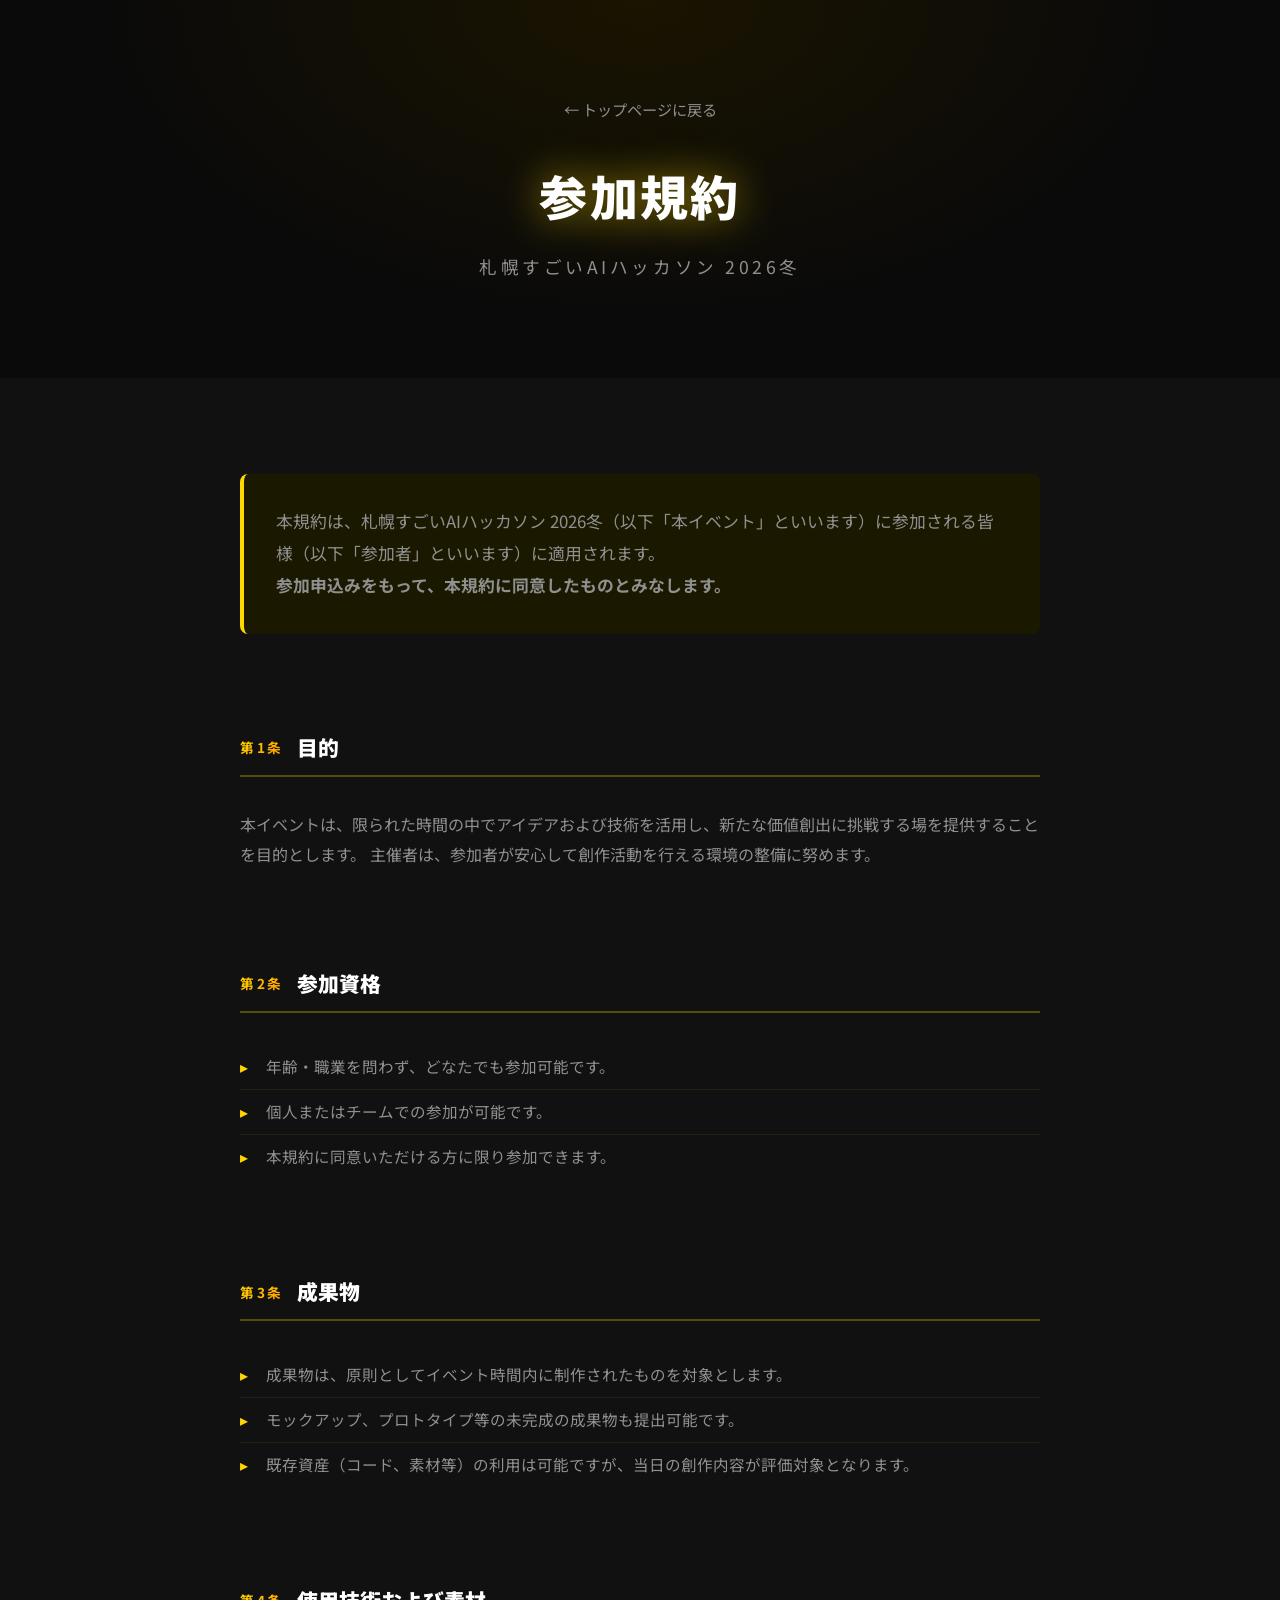
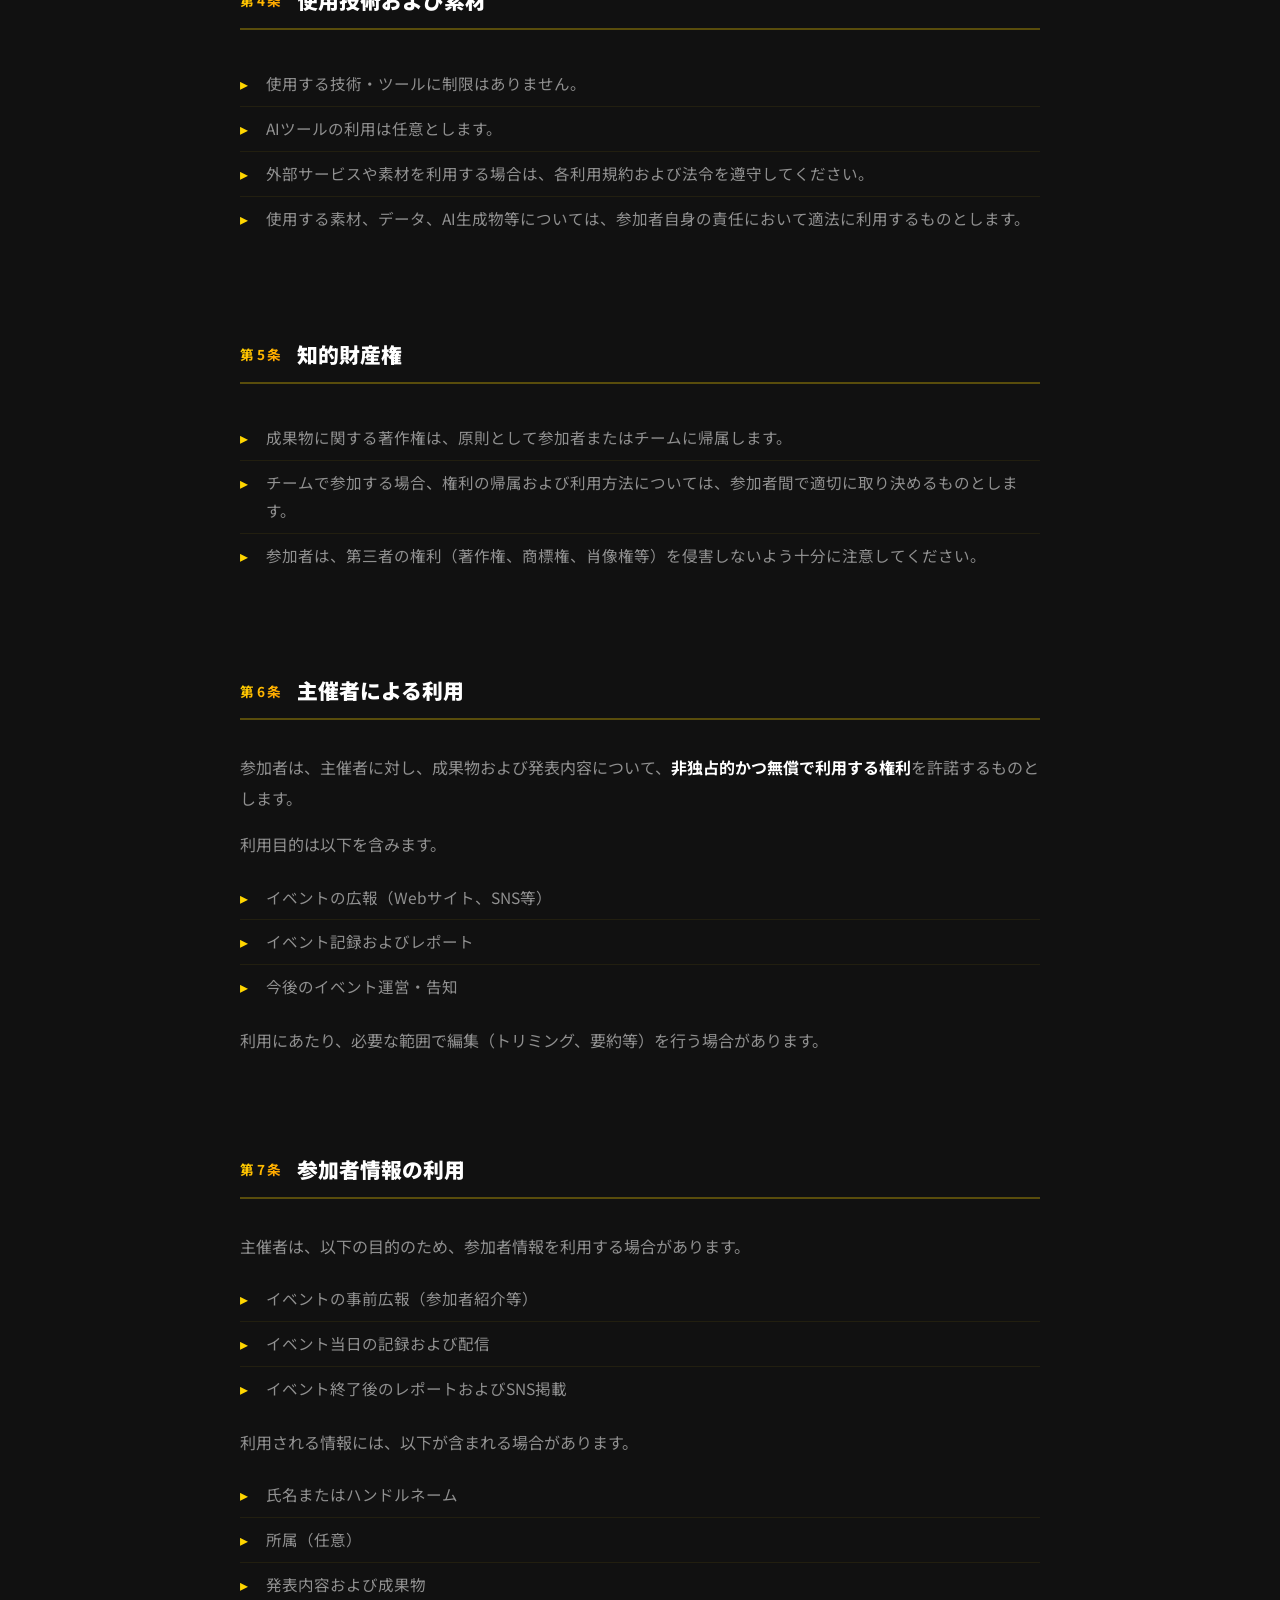
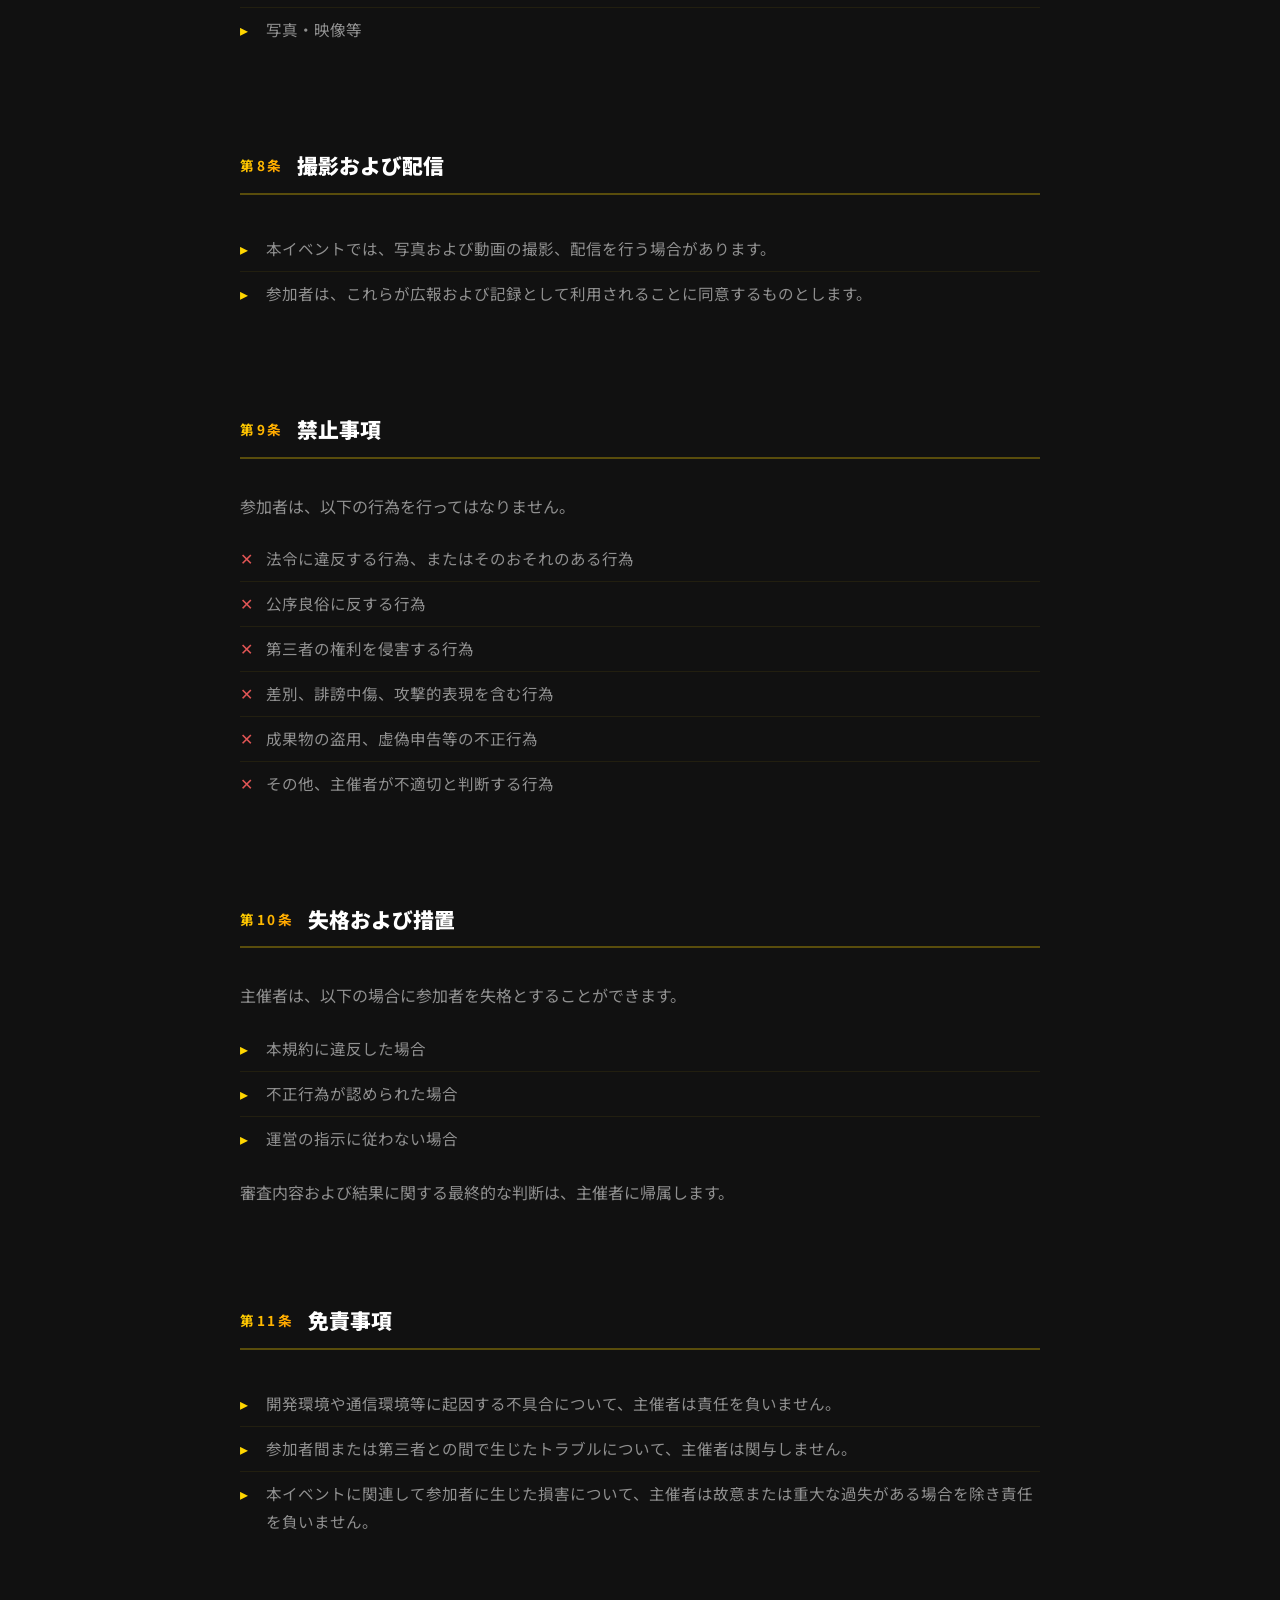
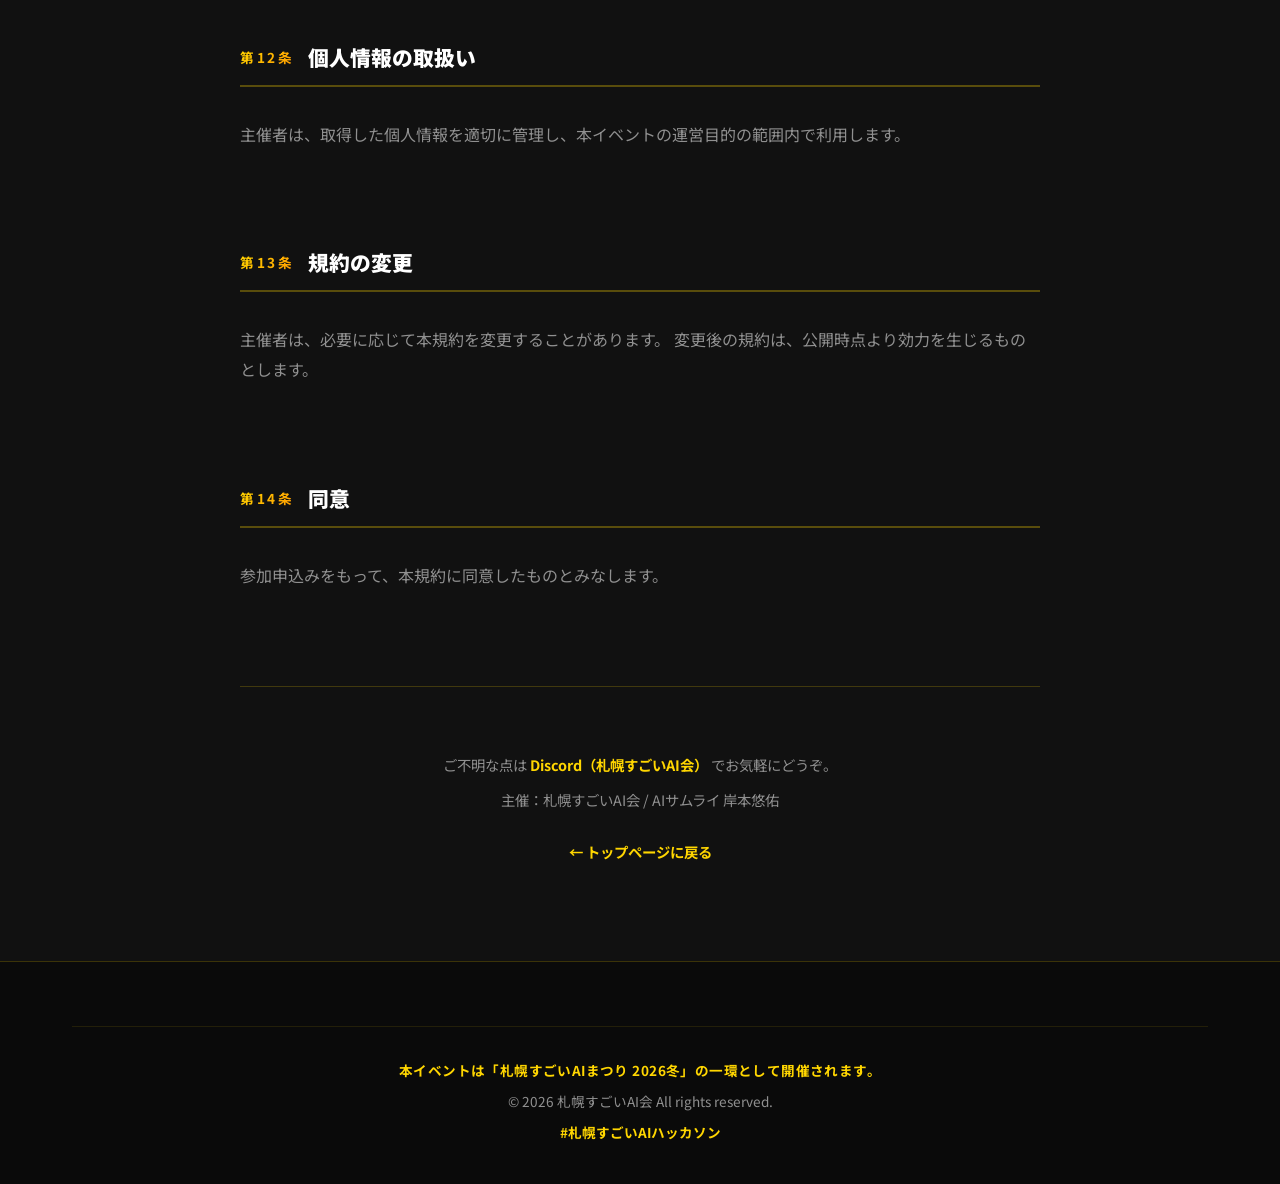
<file: conditions.html>
<!DOCTYPE html>
<html lang="ja">
<head>
    <meta charset="UTF-8">
    <meta name="viewport" content="width=device-width, initial-scale=1.0">
    <title>参加規約 | 札幌すごいAIハッカソン 2026冬</title>
    <meta name="description" content="札幌すごいAIハッカソン 2026冬の参加規約です。">
    <!-- OGP Tags -->
    <meta property="og:title" content="参加規約 | 札幌すごいAIハッカソン 2026冬">
    <meta property="og:description" content="札幌すごいAIハッカソン 2026冬の参加規約です。">
    <meta property="og:type" content="website">
    <meta property="og:url" content="https://hack-2026-winter.sugoiai.org/conditions.html">
    <meta property="og:site_name" content="札幌すごいAIハッカソン 2026冬">
    <meta property="og:image" content="https://hack-2026-winter.sugoiai.org/images/logot.png">
    <meta property="og:image:width" content="500">
    <meta property="og:image:height" content="500">
    <meta property="og:locale" content="ja_JP">
    <!-- Twitter Card Tags -->
    <meta name="twitter:card" content="summary">
    <meta name="twitter:title" content="参加規約 | 札幌すごいAIハッカソン 2026冬">
    <meta name="twitter:description" content="札幌すごいAIハッカソン 2026冬の参加規約です。">
    <meta name="twitter:image" content="https://hack-2026-winter.sugoiai.org/images/logot.png">
    <!-- Favicon -->
    <link rel="icon" type="image/png" href="images/logot.png">
    <link rel="apple-touch-icon" href="images/logot.png">
    <link rel="stylesheet" href="style.css">
    <link rel="preconnect" href="https://fonts.googleapis.com">
    <link rel="preconnect" href="https://fonts.gstatic.com" crossorigin>
    <link href="https://fonts.googleapis.com/css2?family=Noto+Sans+JP:wght@400;700;900&display=swap" rel="stylesheet">
    <style>
        .conditions-hero {
            min-height: 40vh;
            display: flex;
            flex-direction: column;
            justify-content: center;
            align-items: center;
            background: radial-gradient(ellipse at center top, #1a1400 0%, var(--dark-bg) 60%);
            padding: var(--spacing-xl) 0 var(--spacing-lg);
            text-align: center;
        }

        .back-link {
            display: inline-block;
            color: var(--text-secondary);
            text-decoration: none;
            margin-bottom: var(--spacing-md);
            transition: all 0.3s ease;
            font-size: 0.95rem;
        }

        .back-link:hover {
            color: var(--film-cyan);
            transform: translateX(-4px);
        }

        .conditions-body {
            background: var(--dark-surface);
            padding: var(--spacing-xl) 0;
        }

        .conditions-content {
            max-width: 800px;
            margin: 0 auto;
        }

        .conditions-intro {
            font-size: 1.05rem;
            color: var(--text-secondary);
            line-height: 1.9;
            margin-bottom: var(--spacing-xl);
            padding: var(--spacing-md);
            background: var(--dark-elevated);
            border-left: 4px solid var(--film-purple);
            border-radius: 8px;
        }

        .conditions-article {
            margin-bottom: var(--spacing-xl);
        }

        .conditions-article-title {
            font-size: 1.3rem;
            font-weight: 900;
            margin-bottom: var(--spacing-md);
            padding-bottom: 0.6rem;
            border-bottom: 2px solid rgba(255, 214, 0, 0.3);
            display: flex;
            align-items: center;
            gap: 0.8rem;
        }

        .conditions-article-title .article-num {
            font-size: 0.85rem;
            font-weight: 700;
            letter-spacing: 0.2em;
            background: var(--accent-gradient);
            -webkit-background-clip: text;
            -webkit-text-fill-color: transparent;
            background-clip: text;
        }

        .conditions-article p {
            color: var(--text-secondary);
            font-size: 1rem;
            line-height: 1.9;
            margin-bottom: var(--spacing-sm);
        }

        .conditions-article p strong {
            color: var(--text-primary);
            font-weight: 700;
        }

        .conditions-list {
            list-style: none;
            padding: 0;
            margin: var(--spacing-sm) 0;
        }

        .conditions-list li {
            padding: 0.5rem 0 0.5rem 1.6rem;
            position: relative;
            color: var(--text-secondary);
            font-size: 0.97rem;
            line-height: 1.8;
            border-bottom: 1px solid rgba(255, 214, 0, 0.07);
        }

        .conditions-list li:last-child {
            border-bottom: none;
        }

        .conditions-list li::before {
            content: "▸";
            position: absolute;
            left: 0;
            color: var(--film-purple);
        }

        .conditions-list.danger li::before {
            content: "✕";
            color: #e05555;
        }

        .conditions-note {
            margin-top: var(--spacing-md);
            padding: var(--spacing-sm) var(--spacing-md);
            background: rgba(255, 214, 0, 0.08);
            border-radius: 8px;
            border: 1px solid rgba(255, 214, 0, 0.2);
            font-size: 0.9rem;
            color: var(--text-secondary);
            line-height: 1.8;
        }

        .conditions-footer-note {
            margin-top: var(--spacing-xl);
            padding-top: var(--spacing-lg);
            border-top: 1px solid rgba(255, 214, 0, 0.2);
            text-align: center;
            color: var(--text-secondary);
            font-size: 0.9rem;
            line-height: 1.9;
        }

        .conditions-footer-note a {
            color: var(--film-purple);
            text-decoration: none;
            font-weight: 700;
        }

        .conditions-footer-note a:hover {
            color: var(--film-cyan);
        }
    </style>
</head>
<body>

    <!-- Hero -->
    <div class="conditions-hero">
        <div class="container">
            <a href="index.html" class="back-link">← トップページに戻る</a>
            <h1 class="hero-title" style="animation: none;">
                <span class="title-main" style="font-size: clamp(1.8rem, 5vw, 3rem);">参加規約</span>
                <span class="title-sub">札幌すごいAIハッカソン 2026冬</span>
            </h1>
        </div>
    </div>

    <!-- Body -->
    <div class="conditions-body">
        <div class="container">
            <div class="conditions-content">

                <p class="conditions-intro">
                    本規約は、札幌すごいAIハッカソン 2026冬（以下「本イベント」といいます）に参加される皆様（以下「参加者」といいます）に適用されます。<br>
                    <strong>参加申込みをもって、本規約に同意したものとみなします。</strong>
                </p>

                <!-- 第1条 -->
                <div class="conditions-article">
                    <h2 class="conditions-article-title">
                        <span class="article-num">第1条</span>目的
                    </h2>
                    <p>
                        本イベントは、限られた時間の中でアイデアおよび技術を活用し、新たな価値創出に挑戦する場を提供することを目的とします。
                        主催者は、参加者が安心して創作活動を行える環境の整備に努めます。
                    </p>
                </div>

                <!-- 第2条 -->
                <div class="conditions-article">
                    <h2 class="conditions-article-title">
                        <span class="article-num">第2条</span>参加資格
                    </h2>
                    <ul class="conditions-list">
                        <li>年齢・職業を問わず、どなたでも参加可能です。</li>
                        <li>個人またはチームでの参加が可能です。</li>
                        <li>本規約に同意いただける方に限り参加できます。</li>
                    </ul>
                </div>

                <!-- 第3条 -->
                <div class="conditions-article">
                    <h2 class="conditions-article-title">
                        <span class="article-num">第3条</span>成果物
                    </h2>
                    <ul class="conditions-list">
                        <li>成果物は、原則としてイベント時間内に制作されたものを対象とします。</li>
                        <li>モックアップ、プロトタイプ等の未完成の成果物も提出可能です。</li>
                        <li>既存資産（コード、素材等）の利用は可能ですが、当日の創作内容が評価対象となります。</li>
                    </ul>
                </div>

                <!-- 第4条 -->
                <div class="conditions-article">
                    <h2 class="conditions-article-title">
                        <span class="article-num">第4条</span>使用技術および素材
                    </h2>
                    <ul class="conditions-list">
                        <li>使用する技術・ツールに制限はありません。</li>
                        <li>AIツールの利用は任意とします。</li>
                        <li>外部サービスや素材を利用する場合は、各利用規約および法令を遵守してください。</li>
                        <li>使用する素材、データ、AI生成物等については、参加者自身の責任において適法に利用するものとします。</li>
                    </ul>
                </div>

                <!-- 第5条 -->
                <div class="conditions-article">
                    <h2 class="conditions-article-title">
                        <span class="article-num">第5条</span>知的財産権
                    </h2>
                    <ul class="conditions-list">
                        <li>成果物に関する著作権は、原則として参加者またはチームに帰属します。</li>
                        <li>チームで参加する場合、権利の帰属および利用方法については、参加者間で適切に取り決めるものとします。</li>
                        <li>参加者は、第三者の権利（著作権、商標権、肖像権等）を侵害しないよう十分に注意してください。</li>
                    </ul>
                </div>

                <!-- 第6条 -->
                <div class="conditions-article">
                    <h2 class="conditions-article-title">
                        <span class="article-num">第6条</span>主催者による利用
                    </h2>
                    <p>
                        参加者は、主催者に対し、成果物および発表内容について、<strong>非独占的かつ無償で利用する権利</strong>を許諾するものとします。
                    </p>
                    <p>利用目的は以下を含みます。</p>
                    <ul class="conditions-list">
                        <li>イベントの広報（Webサイト、SNS等）</li>
                        <li>イベント記録およびレポート</li>
                        <li>今後のイベント運営・告知</li>
                    </ul>
                    <p>利用にあたり、必要な範囲で編集（トリミング、要約等）を行う場合があります。</p>
                </div>

                <!-- 第7条 -->
                <div class="conditions-article">
                    <h2 class="conditions-article-title">
                        <span class="article-num">第7条</span>参加者情報の利用
                    </h2>
                    <p>主催者は、以下の目的のため、参加者情報を利用する場合があります。</p>
                    <ul class="conditions-list">
                        <li>イベントの事前広報（参加者紹介等）</li>
                        <li>イベント当日の記録および配信</li>
                        <li>イベント終了後のレポートおよびSNS掲載</li>
                    </ul>
                    <p>利用される情報には、以下が含まれる場合があります。</p>
                    <ul class="conditions-list">
                        <li>氏名またはハンドルネーム</li>
                        <li>所属（任意）</li>
                        <li>発表内容および成果物</li>
                        <li>写真・映像等</li>
                    </ul>
                </div>

                <!-- 第8条 -->
                <div class="conditions-article">
                    <h2 class="conditions-article-title">
                        <span class="article-num">第8条</span>撮影および配信
                    </h2>
                    <ul class="conditions-list">
                        <li>本イベントでは、写真および動画の撮影、配信を行う場合があります。</li>
                        <li>参加者は、これらが広報および記録として利用されることに同意するものとします。</li>
                    </ul>
                </div>

                <!-- 第9条 -->
                <div class="conditions-article">
                    <h2 class="conditions-article-title">
                        <span class="article-num">第9条</span>禁止事項
                    </h2>
                    <p>参加者は、以下の行為を行ってはなりません。</p>
                    <ul class="conditions-list danger">
                        <li>法令に違反する行為、またはそのおそれのある行為</li>
                        <li>公序良俗に反する行為</li>
                        <li>第三者の権利を侵害する行為</li>
                        <li>差別、誹謗中傷、攻撃的表現を含む行為</li>
                        <li>成果物の盗用、虚偽申告等の不正行為</li>
                        <li>その他、主催者が不適切と判断する行為</li>
                    </ul>
                </div>

                <!-- 第10条 -->
                <div class="conditions-article">
                    <h2 class="conditions-article-title">
                        <span class="article-num">第10条</span>失格および措置
                    </h2>
                    <p>主催者は、以下の場合に参加者を失格とすることができます。</p>
                    <ul class="conditions-list">
                        <li>本規約に違反した場合</li>
                        <li>不正行為が認められた場合</li>
                        <li>運営の指示に従わない場合</li>
                    </ul>
                    <p>審査内容および結果に関する最終的な判断は、主催者に帰属します。</p>
                </div>

                <!-- 第11条 -->
                <div class="conditions-article">
                    <h2 class="conditions-article-title">
                        <span class="article-num">第11条</span>免責事項
                    </h2>
                    <ul class="conditions-list">
                        <li>開発環境や通信環境等に起因する不具合について、主催者は責任を負いません。</li>
                        <li>参加者間または第三者との間で生じたトラブルについて、主催者は関与しません。</li>
                        <li>本イベントに関連して参加者に生じた損害について、主催者は故意または重大な過失がある場合を除き責任を負いません。</li>
                    </ul>
                </div>

                <!-- 第12条 -->
                <div class="conditions-article">
                    <h2 class="conditions-article-title">
                        <span class="article-num">第12条</span>個人情報の取扱い
                    </h2>
                    <p>
                        主催者は、取得した個人情報を適切に管理し、本イベントの運営目的の範囲内で利用します。
                    </p>
                </div>

                <!-- 第13条 -->
                <div class="conditions-article">
                    <h2 class="conditions-article-title">
                        <span class="article-num">第13条</span>規約の変更
                    </h2>
                    <p>
                        主催者は、必要に応じて本規約を変更することがあります。
                        変更後の規約は、公開時点より効力を生じるものとします。
                    </p>
                </div>

                <!-- 第14条 -->
                <div class="conditions-article">
                    <h2 class="conditions-article-title">
                        <span class="article-num">第14条</span>同意
                    </h2>
                    <p>
                        参加申込みをもって、本規約に同意したものとみなします。
                    </p>
                </div>

                <div class="conditions-footer-note">
                    <p>ご不明な点は <a href="https://discord.gg/Ve2tQeN7cw" target="_blank" rel="noopener noreferrer">Discord（札幌すごいAI会）</a> でお気軽にどうぞ。</p>
                    <p style="margin-top: 0.5rem;">主催：札幌すごいAI会 / AIサムライ 岸本悠佑</p>
                    <p style="margin-top: 1.5rem;"><a href="index.html">← トップページに戻る</a></p>
                </div>

            </div>
        </div>
    </div>

    <!-- Footer -->
    <footer class="footer">
        <div class="container">
            <div class="footer-bottom">
                <p class="footer-festival">本イベントは「札幌すごいAIまつり 2026冬」の一環として開催されます。</p>
                <p>&copy; 2026 札幌すごいAI会 All rights reserved.</p>
                <p class="footer-hashtag">#札幌すごいAIハッカソン</p>
            </div>
        </div>
    </footer>

</body>
</html>
</file>
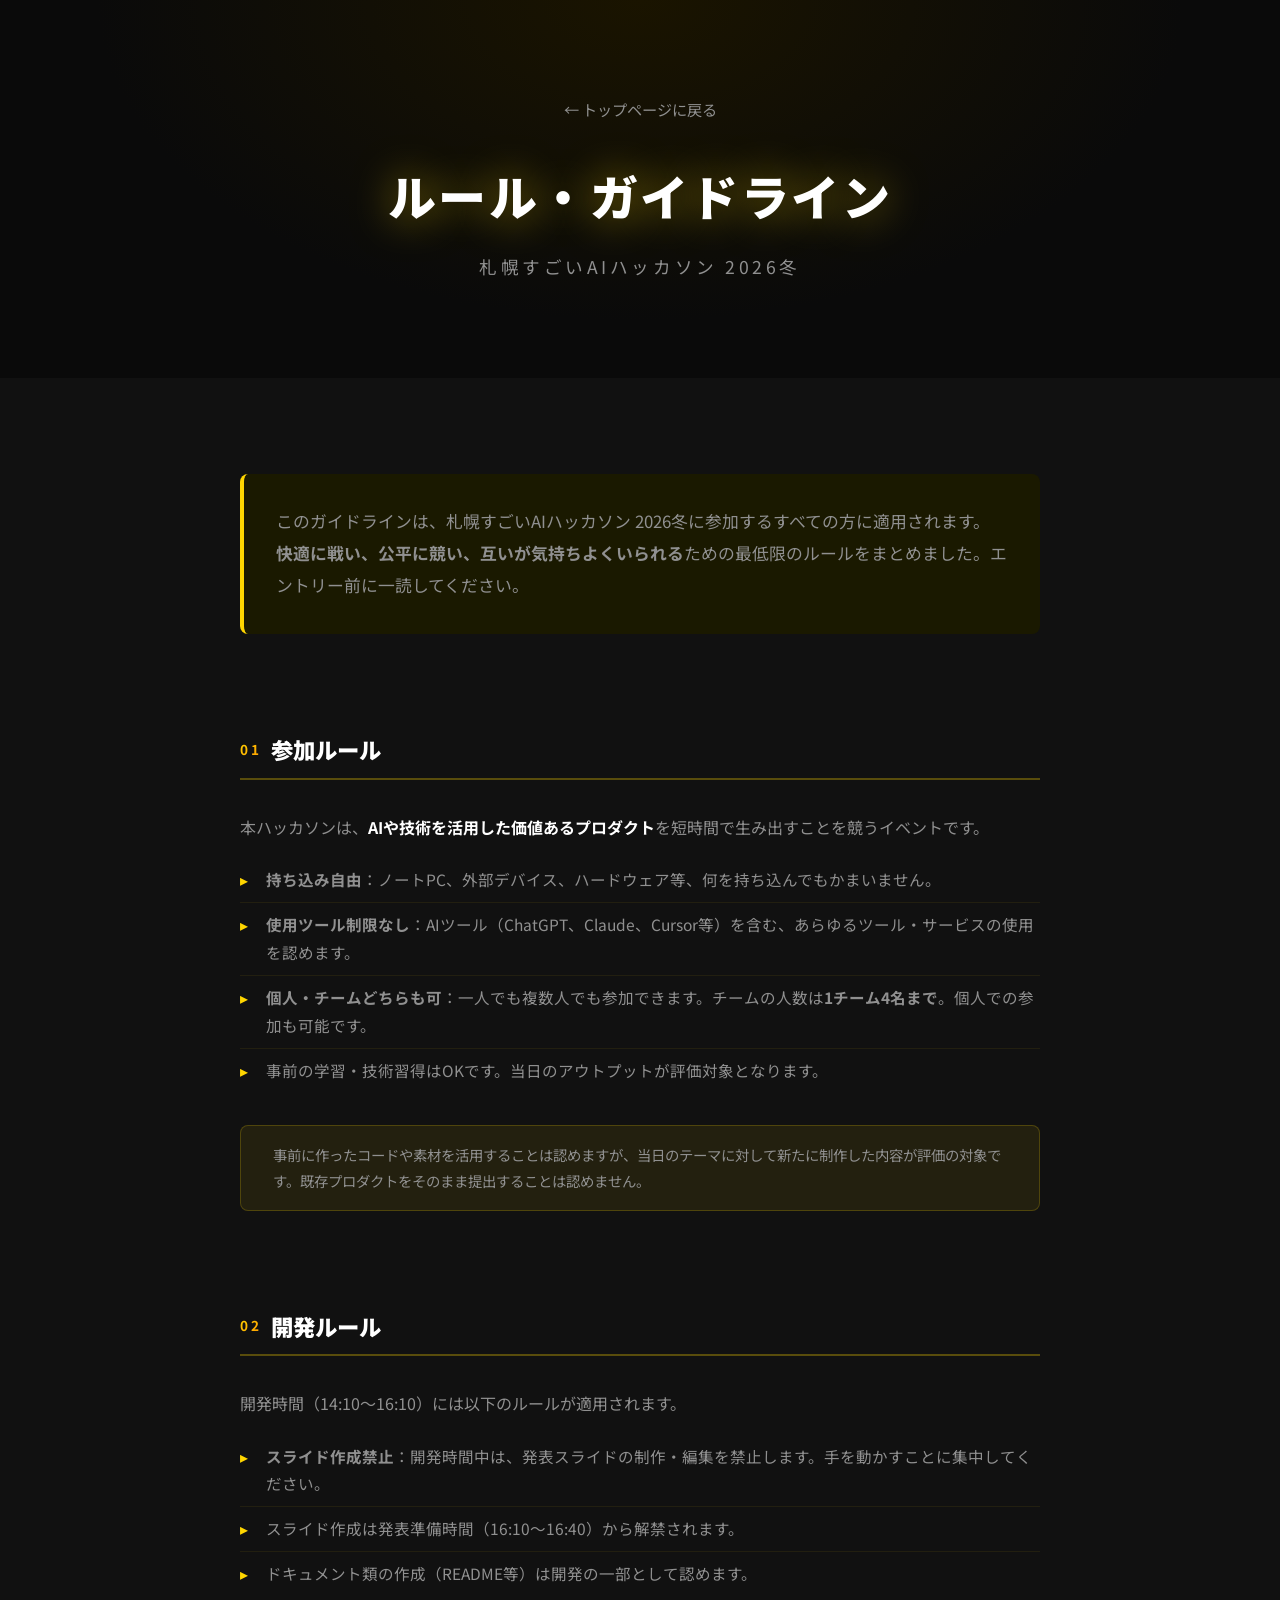
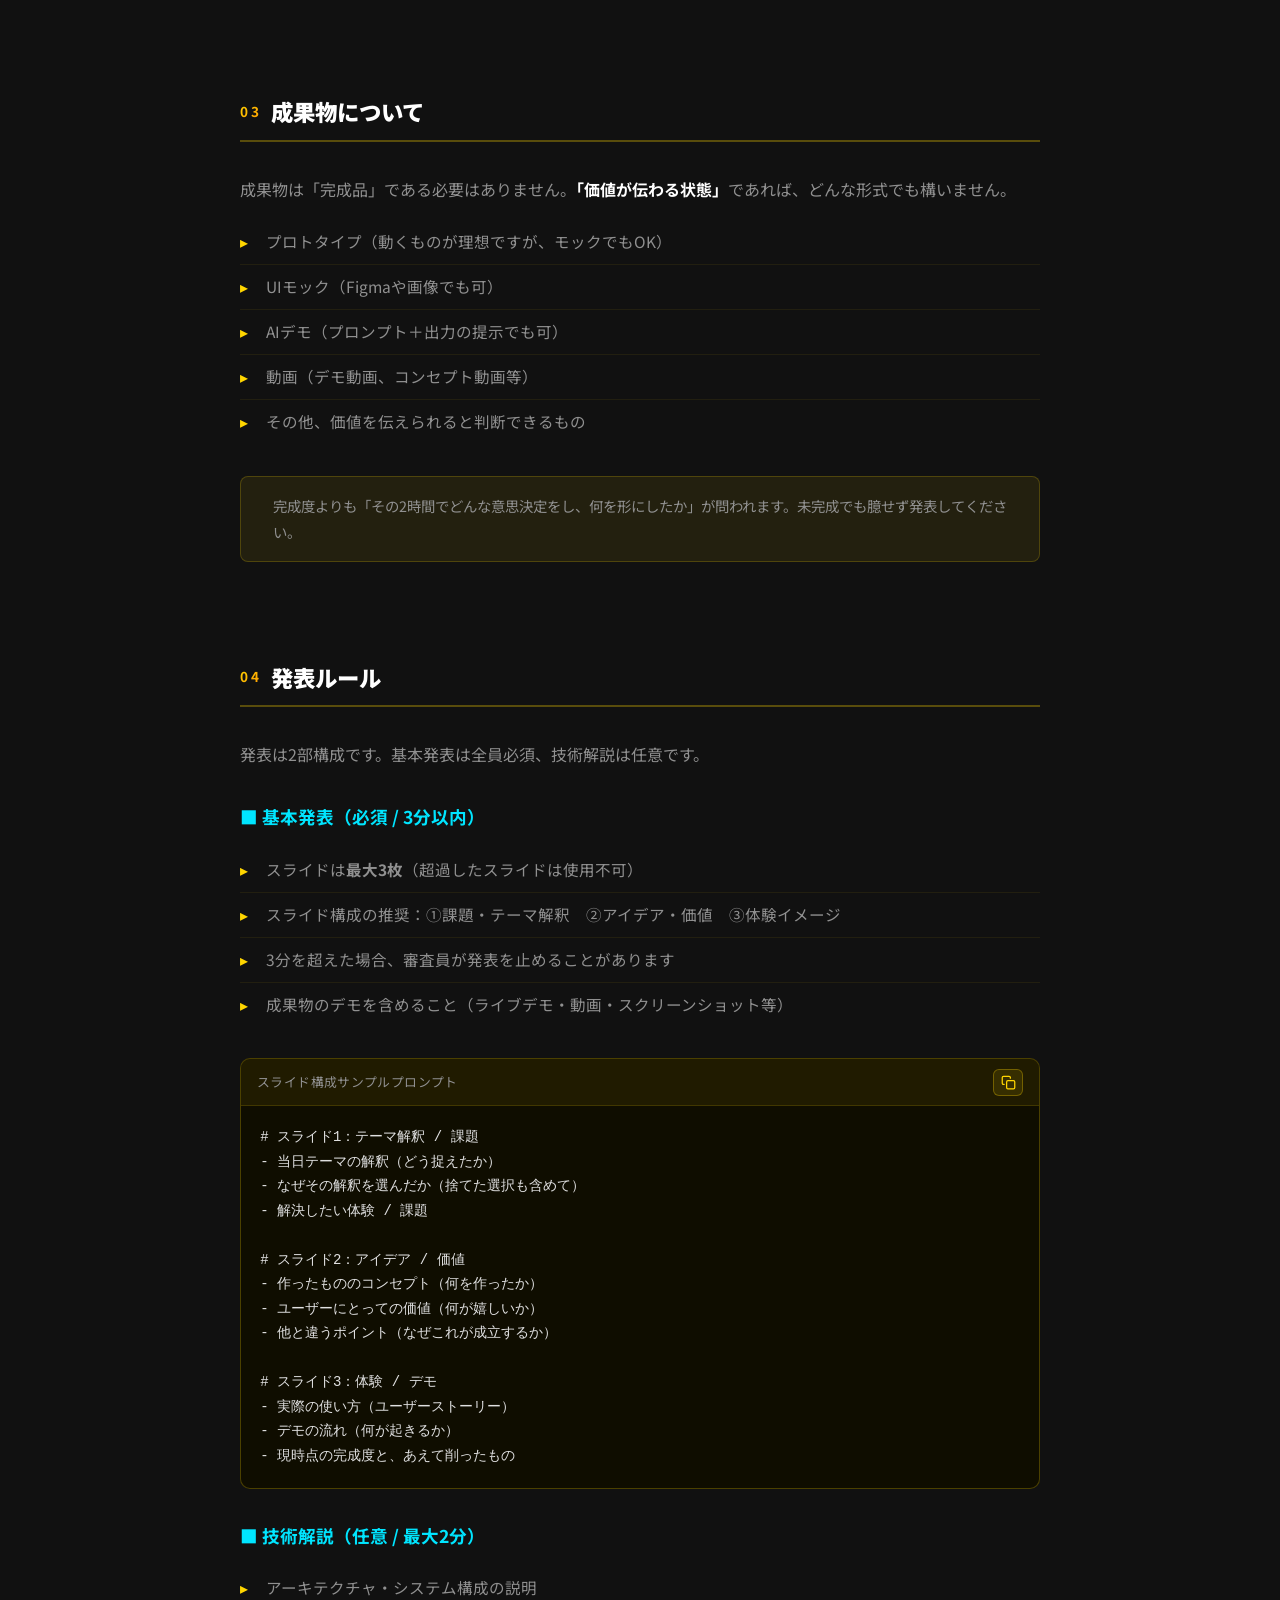
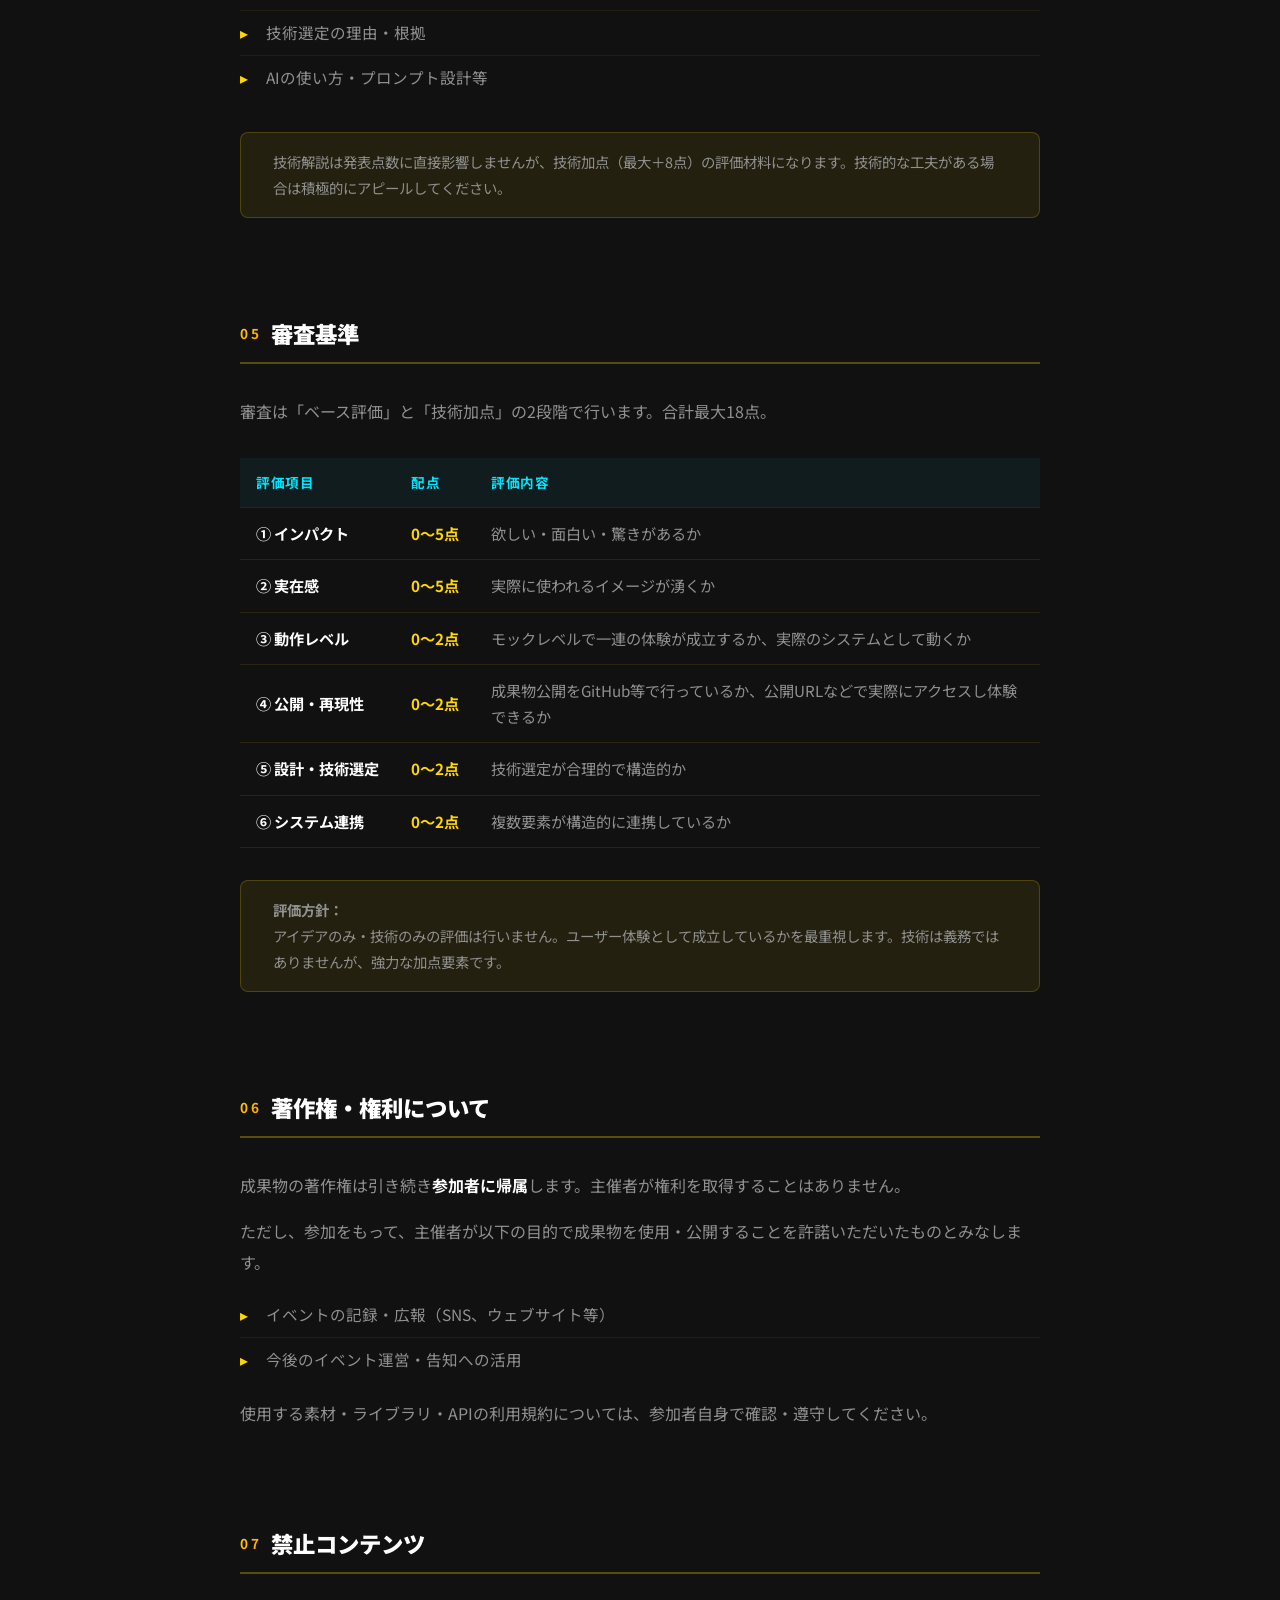
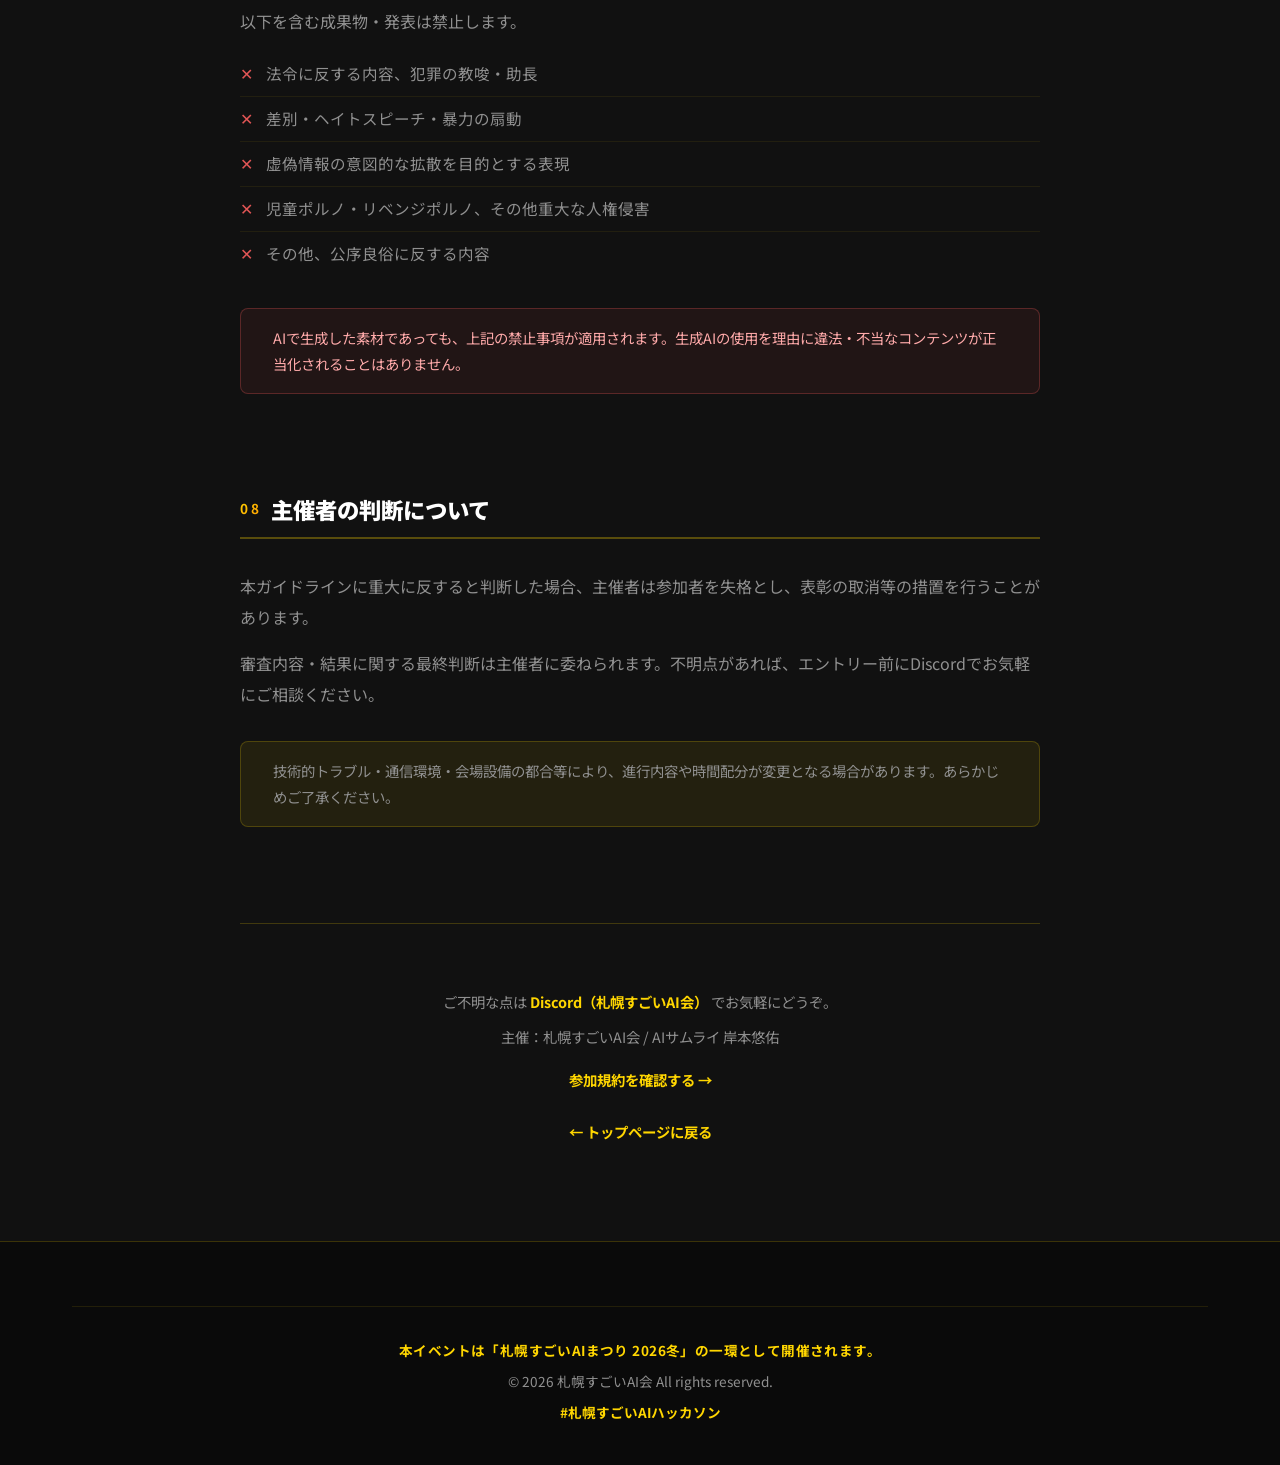
<file: guideline.html>
<!DOCTYPE html>
<html lang="ja">
<head>
    <meta charset="UTF-8">
    <meta name="viewport" content="width=device-width, initial-scale=1.0">
    <title>ルール・ガイドライン | 札幌すごいAIハッカソン 2026冬</title>
    <meta name="description" content="札幌すごいAIハッカソン 2026冬の詳細ルールとガイドラインです。">
    <link rel="icon" type="image/png" href="images/logot.png">
    <link rel="apple-touch-icon" href="images/logot.png">
    <link rel="stylesheet" href="style.css">
    <link rel="preconnect" href="https://fonts.googleapis.com">
    <link rel="preconnect" href="https://fonts.gstatic.com" crossorigin>
    <link href="https://fonts.googleapis.com/css2?family=Noto+Sans+JP:wght@400;700;900&display=swap" rel="stylesheet">
    <style>
        .guideline-hero {
            min-height: 40vh;
            display: flex;
            flex-direction: column;
            justify-content: center;
            align-items: center;
            background: radial-gradient(ellipse at center top, #1a1400 0%, var(--dark-bg) 60%);
            padding: var(--spacing-xl) 0 var(--spacing-lg);
            text-align: center;
        }

        .back-link {
            display: inline-block;
            color: var(--text-secondary);
            text-decoration: none;
            margin-bottom: var(--spacing-md);
            transition: all 0.3s ease;
            font-size: 0.95rem;
        }

        .back-link:hover {
            color: var(--film-cyan);
            transform: translateX(-4px);
        }

        .guideline-body {
            background: var(--dark-surface);
            padding: var(--spacing-xl) 0;
        }

        .guideline-content {
            max-width: 800px;
            margin: 0 auto;
        }

        .guideline-intro {
            font-size: 1.05rem;
            color: var(--text-secondary);
            line-height: 1.9;
            margin-bottom: var(--spacing-xl);
            padding: var(--spacing-md);
            background: var(--dark-elevated);
            border-left: 4px solid var(--film-purple);
            border-radius: 8px;
        }

        .guideline-section {
            margin-bottom: var(--spacing-xl);
        }

        .guideline-section-title {
            font-size: 1.4rem;
            font-weight: 900;
            margin-bottom: var(--spacing-md);
            padding-bottom: 0.6rem;
            border-bottom: 2px solid rgba(255, 214, 0, 0.3);
            display: flex;
            align-items: center;
            gap: 0.6rem;
        }

        .guideline-section-title .num {
            font-size: 0.85rem;
            font-weight: 700;
            letter-spacing: 0.2em;
            background: var(--accent-gradient);
            -webkit-background-clip: text;
            -webkit-text-fill-color: transparent;
            background-clip: text;
        }

        .guideline-section p {
            color: var(--text-secondary);
            font-size: 1rem;
            line-height: 1.9;
            margin-bottom: var(--spacing-sm);
        }

        .guideline-section p strong {
            color: var(--text-primary);
            font-weight: 700;
        }

        .guideline-list {
            list-style: none;
            padding: 0;
            margin: var(--spacing-sm) 0;
        }

        .guideline-list li {
            padding: 0.5rem 0 0.5rem 1.6rem;
            position: relative;
            color: var(--text-secondary);
            font-size: 0.97rem;
            line-height: 1.8;
            border-bottom: 1px solid rgba(255, 214, 0, 0.07);
        }

        .guideline-list li:last-child {
            border-bottom: none;
        }

        .guideline-list li::before {
            content: "▸";
            position: absolute;
            left: 0;
            color: var(--film-purple);
        }

        .guideline-list.danger li::before {
            content: "✕";
            color: #e05555;
        }

        .guideline-note {
            margin-top: var(--spacing-md);
            padding: var(--spacing-sm) var(--spacing-md);
            background: rgba(255, 214, 0, 0.08);
            border-radius: 8px;
            border: 1px solid rgba(255, 214, 0, 0.2);
            font-size: 0.9rem;
            color: var(--text-secondary);
            line-height: 1.8;
        }

        .guideline-warning {
            margin-top: var(--spacing-md);
            padding: var(--spacing-sm) var(--spacing-md);
            background: rgba(224, 85, 85, 0.08);
            border-radius: 8px;
            border: 1px solid rgba(224, 85, 85, 0.3);
            font-size: 0.9rem;
            color: #ffaaaa;
            line-height: 1.8;
        }

        .judging-table {
            width: 100%;
            border-collapse: collapse;
            margin: var(--spacing-md) 0;
        }

        .judging-table th,
        .judging-table td {
            padding: 0.8rem var(--spacing-sm);
            text-align: left;
            border-bottom: 1px solid rgba(255, 214, 0, 0.1);
            font-size: 0.95rem;
        }

        .judging-table th {
            font-weight: 700;
            color: var(--film-cyan);
            background: rgba(0, 229, 255, 0.05);
            font-size: 0.85rem;
            letter-spacing: 0.05em;
        }

        .judging-table td {
            color: var(--text-secondary);
        }

        .judging-table td:first-child {
            color: var(--text-primary);
            font-weight: 700;
            white-space: nowrap;
        }

        .score-col {
            color: var(--film-purple) !important;
            font-weight: 700 !important;
            white-space: nowrap;
        }

        .guideline-footer-note {
            margin-top: var(--spacing-xl);
            padding-top: var(--spacing-lg);
            border-top: 1px solid rgba(255, 214, 0, 0.2);
            text-align: center;
            color: var(--text-secondary);
            font-size: 0.9rem;
            line-height: 1.9;
        }

        .guideline-footer-note a {
            color: var(--film-purple);
            text-decoration: none;
            font-weight: 700;
        }

        .guideline-footer-note a:hover {
            color: var(--film-cyan);
        }

    </style>
</head>
<body>

    <!-- Hero -->
    <div class="guideline-hero">
        <div class="container">
            <a href="index.html" class="back-link">← トップページに戻る</a>
            <h1 class="hero-title" style="animation: none;">
                <span class="title-main" style="font-size: clamp(1.8rem, 5vw, 3rem);">ルール・ガイドライン</span>
                <span class="title-sub">札幌すごいAIハッカソン 2026冬</span>
            </h1>
        </div>
    </div>

    <!-- Body -->
    <div class="guideline-body">
        <div class="container">
            <div class="guideline-content">

                <p class="guideline-intro">
                    このガイドラインは、札幌すごいAIハッカソン 2026冬に参加するすべての方に適用されます。<br>
                    <strong>快適に戦い、公平に競い、互いが気持ちよくいられる</strong>ための最低限のルールをまとめました。エントリー前に一読してください。
                </p>

                <!-- 1. 参加ルール -->
                <div class="guideline-section">
                    <h2 class="guideline-section-title">
                        <span class="num">01</span>参加ルール
                    </h2>
                    <p>
                        本ハッカソンは、<strong>AIや技術を活用した価値あるプロダクト</strong>を短時間で生み出すことを競うイベントです。
                    </p>
                    <ul class="guideline-list">
                        <li><strong>持ち込み自由</strong>：ノートPC、外部デバイス、ハードウェア等、何を持ち込んでもかまいません。</li>
                        <li><strong>使用ツール制限なし</strong>：AIツール（ChatGPT、Claude、Cursor等）を含む、あらゆるツール・サービスの使用を認めます。</li>
                        <li><strong>個人・チームどちらも可</strong>：一人でも複数人でも参加できます。チームの人数は<strong>1チーム4名まで</strong>。個人での参加も可能です。</li>
                        <li>事前の学習・技術習得はOKです。当日のアウトプットが評価対象となります。</li>
                    </ul>
                    <div class="guideline-note">
                        事前に作ったコードや素材を活用することは認めますが、当日のテーマに対して新たに制作した内容が評価の対象です。既存プロダクトをそのまま提出することは認めません。
                    </div>
                </div>

                <!-- 2. 開発ルール -->
                <div class="guideline-section">
                    <h2 class="guideline-section-title">
                        <span class="num">02</span>開発ルール
                    </h2>
                    <p>開発時間（14:10〜16:10）には以下のルールが適用されます。</p>
                    <ul class="guideline-list">
                        <li><strong>スライド作成禁止</strong>：開発時間中は、発表スライドの制作・編集を禁止します。手を動かすことに集中してください。</li>
                        <li>スライド作成は発表準備時間（16:10〜16:40）から解禁されます。</li>
                        <li>ドキュメント類の作成（README等）は開発の一部として認めます。</li>
                    </ul>
                </div>

                <!-- 3. 成果物について -->
                <div class="guideline-section">
                    <h2 class="guideline-section-title">
                        <span class="num">03</span>成果物について
                    </h2>
                    <p>
                        成果物は「完成品」である必要はありません。<strong>「価値が伝わる状態」</strong>であれば、どんな形式でも構いません。
                    </p>
                    <ul class="guideline-list">
                        <li>プロトタイプ（動くものが理想ですが、モックでもOK）</li>
                        <li>UIモック（Figmaや画像でも可）</li>
                        <li>AIデモ（プロンプト＋出力の提示でも可）</li>
                        <li>動画（デモ動画、コンセプト動画等）</li>
                        <li>その他、価値を伝えられると判断できるもの</li>
                    </ul>
                    <div class="guideline-note">
                        完成度よりも「その2時間でどんな意思決定をし、何を形にしたか」が問われます。未完成でも臆せず発表してください。
                    </div>
                </div>

                <!-- 4. 発表ルール -->
                <div class="guideline-section">
                    <h2 class="guideline-section-title">
                        <span class="num">04</span>発表ルール
                    </h2>
                    <p>発表は2部構成です。基本発表は全員必須、技術解説は任意です。</p>

                    <h3 style="font-size: 1.1rem; font-weight: 700; margin: var(--spacing-md) 0 var(--spacing-sm); color: var(--film-cyan);">■ 基本発表（必須 / 3分以内）</h3>
                    <ul class="guideline-list">
                        <li>スライドは<strong>最大3枚</strong>（超過したスライドは使用不可）</li>
                        <li>スライド構成の推奨：①課題・テーマ解釈　②アイデア・価値　③体験イメージ</li>
                        <li>3分を超えた場合、審査員が発表を止めることがあります</li>
                        <li>成果物のデモを含めること（ライブデモ・動画・スクリーンショット等）</li>
                    </ul>

                    <div class="prompt-block">
                        <div class="prompt-block-header">
                            <span class="prompt-block-label">スライド構成サンプルプロンプト</span>
                            <button class="prompt-copy-btn" onclick="copyPrompt(this)" title="コピー"><svg xmlns="http://www.w3.org/2000/svg" viewBox="0 0 24 24" fill="none" stroke="currentColor" stroke-width="2" stroke-linecap="round" stroke-linejoin="round"><rect x="9" y="9" width="13" height="13" rx="2"/><path d="M5 15H4a2 2 0 0 1-2-2V4a2 2 0 0 1 2-2h9a2 2 0 0 1 2 2v1"/></svg></button>
                        </div>
                        <pre class="prompt-pre" id="slidePrompt"># スライド1：テーマ解釈 / 課題
- 当日テーマの解釈（どう捉えたか）
- なぜその解釈を選んだか（捨てた選択も含めて）
- 解決したい体験 / 課題

# スライド2：アイデア / 価値
- 作ったもののコンセプト（何を作ったか）
- ユーザーにとっての価値（何が嬉しいか）
- 他と違うポイント（なぜこれが成立するか）

# スライド3：体験 / デモ
- 実際の使い方（ユーザーストーリー）
- デモの流れ（何が起きるか）
- 現時点の完成度と、あえて削ったもの</pre>
                    </div>

                    <h3 style="font-size: 1.1rem; font-weight: 700; margin: var(--spacing-md) 0 var(--spacing-sm); color: var(--film-cyan);">■ 技術解説（任意 / 最大2分）</h3>
                    <ul class="guideline-list">
                        <li>アーキテクチャ・システム構成の説明</li>
                        <li>技術選定の理由・根拠</li>
                        <li>AIの使い方・プロンプト設計等</li>
                    </ul>
                    <div class="guideline-note">
                        技術解説は発表点数に直接影響しませんが、技術加点（最大＋8点）の評価材料になります。技術的な工夫がある場合は積極的にアピールしてください。
                    </div>
                </div>

                <!-- 5. 審査基準 -->
                <div class="guideline-section">
                    <h2 class="guideline-section-title">
                        <span class="num">05</span>審査基準
                    </h2>
                    <p>審査は「ベース評価」と「技術加点」の2段階で行います。合計最大18点。</p>

                    <table class="judging-table">
                        <thead>
                            <tr>
                                <th>評価項目</th>
                                <th>配点</th>
                                <th>評価内容</th>
                            </tr>
                        </thead>
                        <tbody>
                            <tr>
                                <td>① インパクト</td>
                                <td class="score-col">0〜5点</td>
                                <td>欲しい・面白い・驚きがあるか</td>
                            </tr>
                            <tr>
                                <td>② 実在感</td>
                                <td class="score-col">0〜5点</td>
                                <td>実際に使われるイメージが湧くか</td>
                            </tr>
                            <tr>
                                <td>③ 動作レベル</td>
                                <td class="score-col">0〜2点</td>
                                <td>モックレベルで一連の体験が成立するか、実際のシステムとして動くか</td>
                            </tr>
                            <tr>
                                <td>④ 公開・再現性</td>
                                <td class="score-col">0〜2点</td>
                                <td>成果物公開をGitHub等で行っているか、公開URLなどで実際にアクセスし体験できるか</td>
                            </tr>
                            <tr>
                                <td>⑤ 設計・技術選定</td>
                                <td class="score-col">0〜2点</td>
                                <td>技術選定が合理的で構造的か</td>
                            </tr>
                            <tr>
                                <td>⑥ システム連携</td>
                                <td class="score-col">0〜2点</td>
                                <td>複数要素が構造的に連携しているか</td>
                            </tr>
                        </tbody>
                    </table>

                    <div class="guideline-note">
                        <strong>評価方針：</strong><br>
                        アイデアのみ・技術のみの評価は行いません。ユーザー体験として成立しているかを最重視します。技術は義務ではありませんが、強力な加点要素です。
                    </div>
                </div>

                <!-- 6. 著作権・権利 -->
                <div class="guideline-section">
                    <h2 class="guideline-section-title">
                        <span class="num">06</span>著作権・権利について
                    </h2>
                    <p>
                        成果物の著作権は引き続き<strong>参加者に帰属</strong>します。主催者が権利を取得することはありません。
                    </p>
                    <p>ただし、参加をもって、主催者が以下の目的で成果物を使用・公開することを許諾いただいたものとみなします。</p>
                    <ul class="guideline-list">
                        <li>イベントの記録・広報（SNS、ウェブサイト等）</li>
                        <li>今後のイベント運営・告知への活用</li>
                    </ul>
                    <p>使用する素材・ライブラリ・APIの利用規約については、参加者自身で確認・遵守してください。</p>
                </div>

                <!-- 7. 禁止コンテンツ -->
                <div class="guideline-section">
                    <h2 class="guideline-section-title">
                        <span class="num">07</span>禁止コンテンツ
                    </h2>
                    <p>以下を含む成果物・発表は禁止します。</p>
                    <ul class="guideline-list danger">
                        <li>法令に反する内容、犯罪の教唆・助長</li>
                        <li>差別・ヘイトスピーチ・暴力の扇動</li>
                        <li>虚偽情報の意図的な拡散を目的とする表現</li>
                        <li>児童ポルノ・リベンジポルノ、その他重大な人権侵害</li>
                        <li>その他、公序良俗に反する内容</li>
                    </ul>
                    <div class="guideline-warning">
                        AIで生成した素材であっても、上記の禁止事項が適用されます。生成AIの使用を理由に違法・不当なコンテンツが正当化されることはありません。
                    </div>
                </div>

                <!-- 8. 主催者の裁量 -->
                <div class="guideline-section">
                    <h2 class="guideline-section-title">
                        <span class="num">08</span>主催者の判断について
                    </h2>
                    <p>
                        本ガイドラインに重大に反すると判断した場合、主催者は参加者を失格とし、表彰の取消等の措置を行うことがあります。
                    </p>
                    <p>
                        審査内容・結果に関する最終判断は主催者に委ねられます。不明点があれば、エントリー前にDiscordでお気軽にご相談ください。
                    </p>
                    <div class="guideline-note">
                        技術的トラブル・通信環境・会場設備の都合等により、進行内容や時間配分が変更となる場合があります。あらかじめご了承ください。
                    </div>
                </div>

                <div class="guideline-footer-note">
                    <p>ご不明な点は <a href="https://discord.gg/Ve2tQeN7cw" target="_blank" rel="noopener noreferrer">Discord（札幌すごいAI会）</a> でお気軽にどうぞ。</p>
                    <p style="margin-top: 0.5rem;">主催：札幌すごいAI会 / AIサムライ 岸本悠佑</p>
                    <p style="margin-top: 1rem;"><a href="conditions.html" target="_blank" rel="noopener noreferrer">参加規約を確認する →</a></p>
                    <p style="margin-top: 1.5rem;"><a href="index.html">← トップページに戻る</a></p>
                </div>

            </div>
        </div>
    </div>

    <!-- Footer -->
    <footer class="footer">
        <div class="container">
            <div class="footer-bottom">
                <p class="footer-festival">本イベントは「札幌すごいAIまつり 2026冬」の一環として開催されます。</p>
                <p>&copy; 2026 札幌すごいAI会 All rights reserved.</p>
                <p class="footer-hashtag">#札幌すごいAIハッカソン</p>
            </div>
        </div>
    </footer>

    <script>
        const ICON_COPY  = '<svg xmlns="http://www.w3.org/2000/svg" viewBox="0 0 24 24" fill="none" stroke="currentColor" stroke-width="2" stroke-linecap="round" stroke-linejoin="round"><rect x="9" y="9" width="13" height="13" rx="2"/><path d="M5 15H4a2 2 0 0 1-2-2V4a2 2 0 0 1 2-2h9a2 2 0 0 1 2 2v1"/></svg>';
        const ICON_CHECK = '<svg xmlns="http://www.w3.org/2000/svg" viewBox="0 0 24 24" fill="none" stroke="currentColor" stroke-width="2.5" stroke-linecap="round" stroke-linejoin="round"><polyline points="20 6 9 17 4 12"/></svg>';
        function copyPrompt(btn) {
            const pre = btn.closest('.prompt-block').querySelector('.prompt-pre');
            navigator.clipboard.writeText(pre.textContent).then(() => {
                btn.innerHTML = ICON_CHECK;
                btn.classList.add('copied');
                setTimeout(() => {
                    btn.innerHTML = ICON_COPY;
                    btn.classList.remove('copied');
                }, 2000);
            });
        }
    </script>
</body>
</html>
</file>
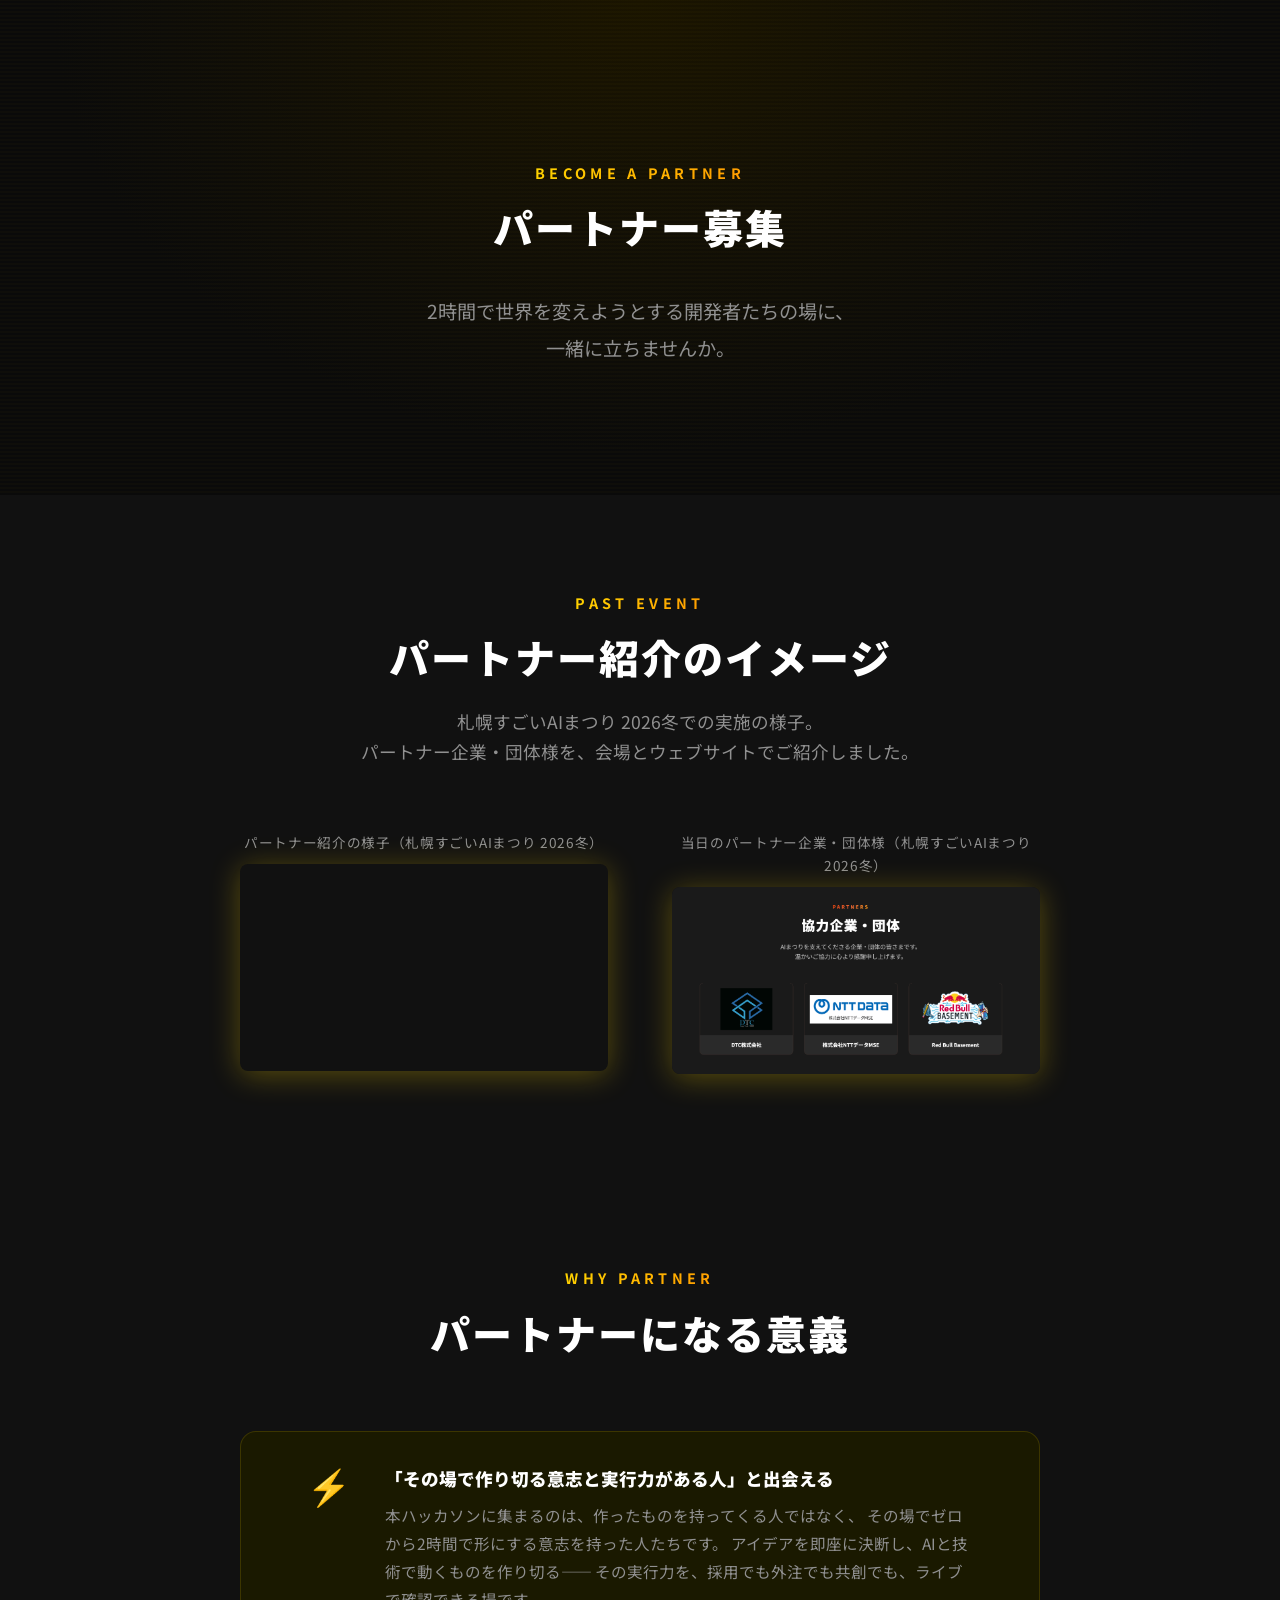
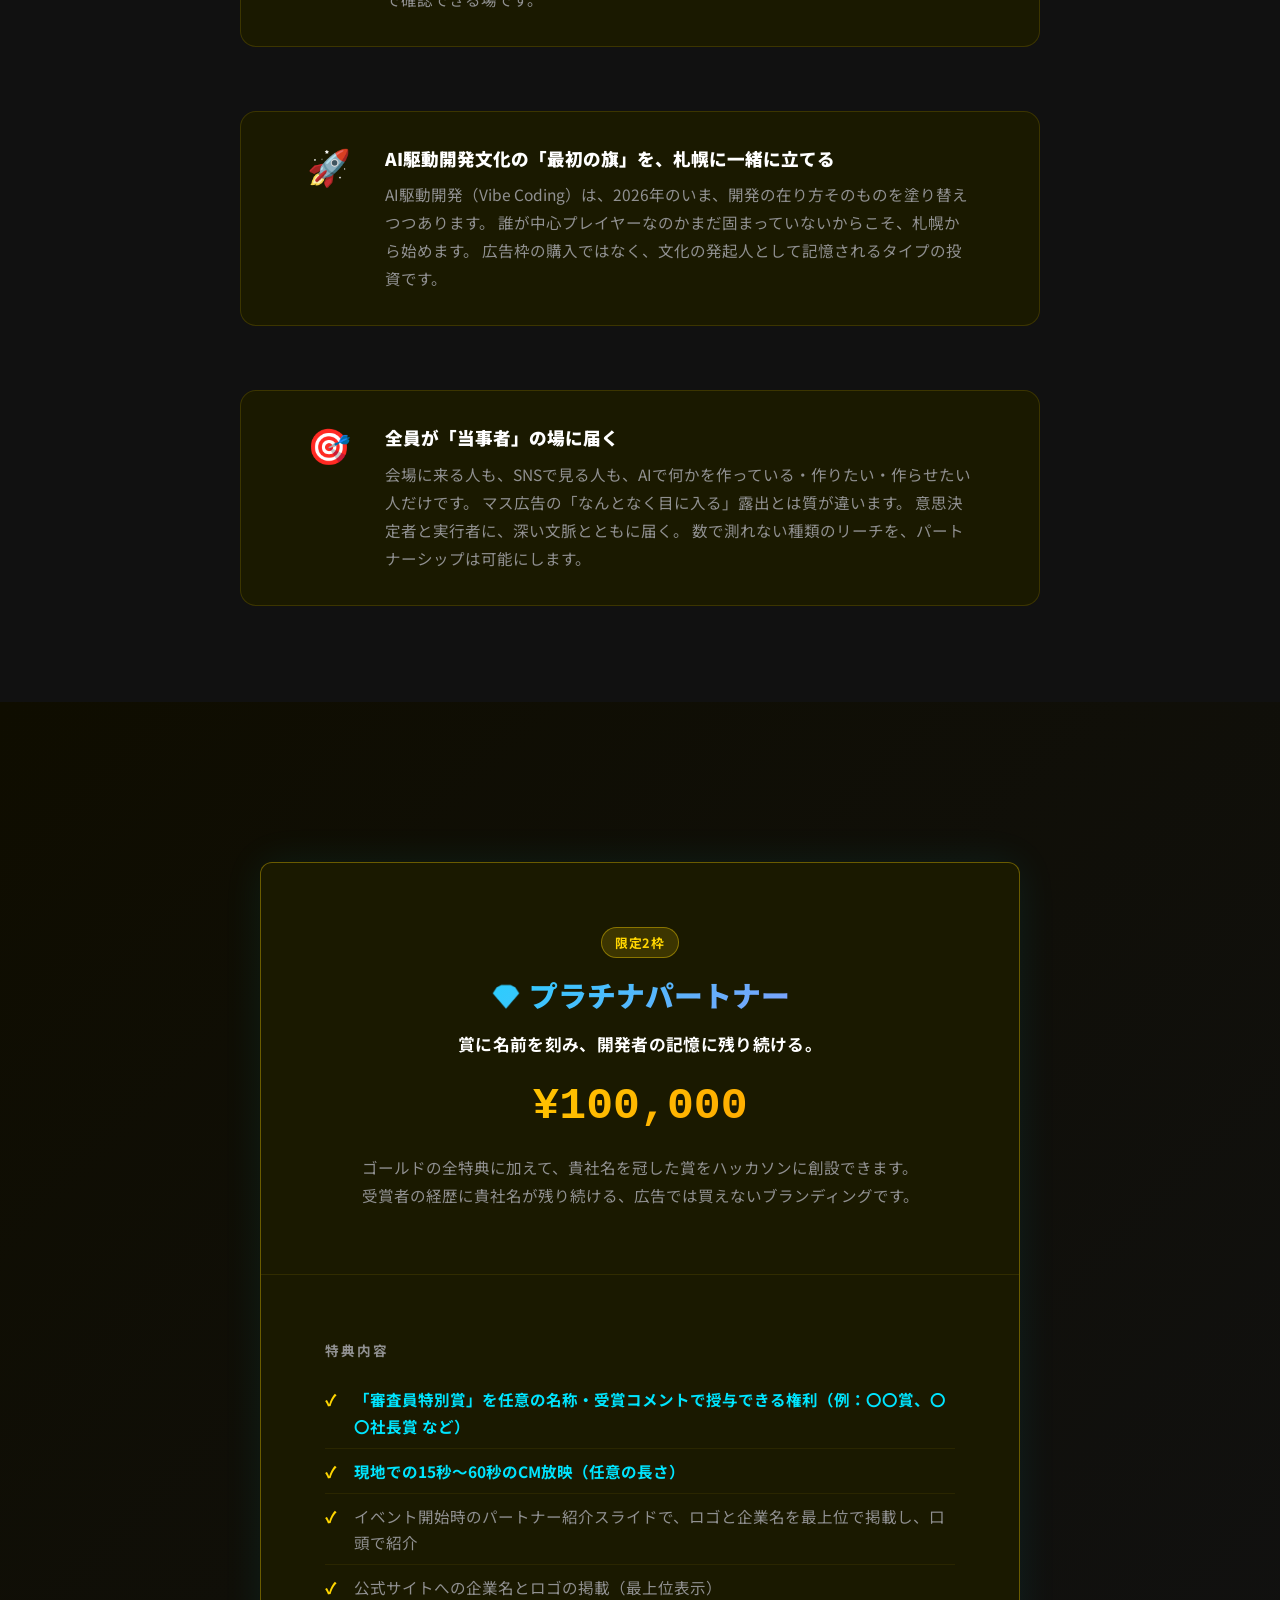
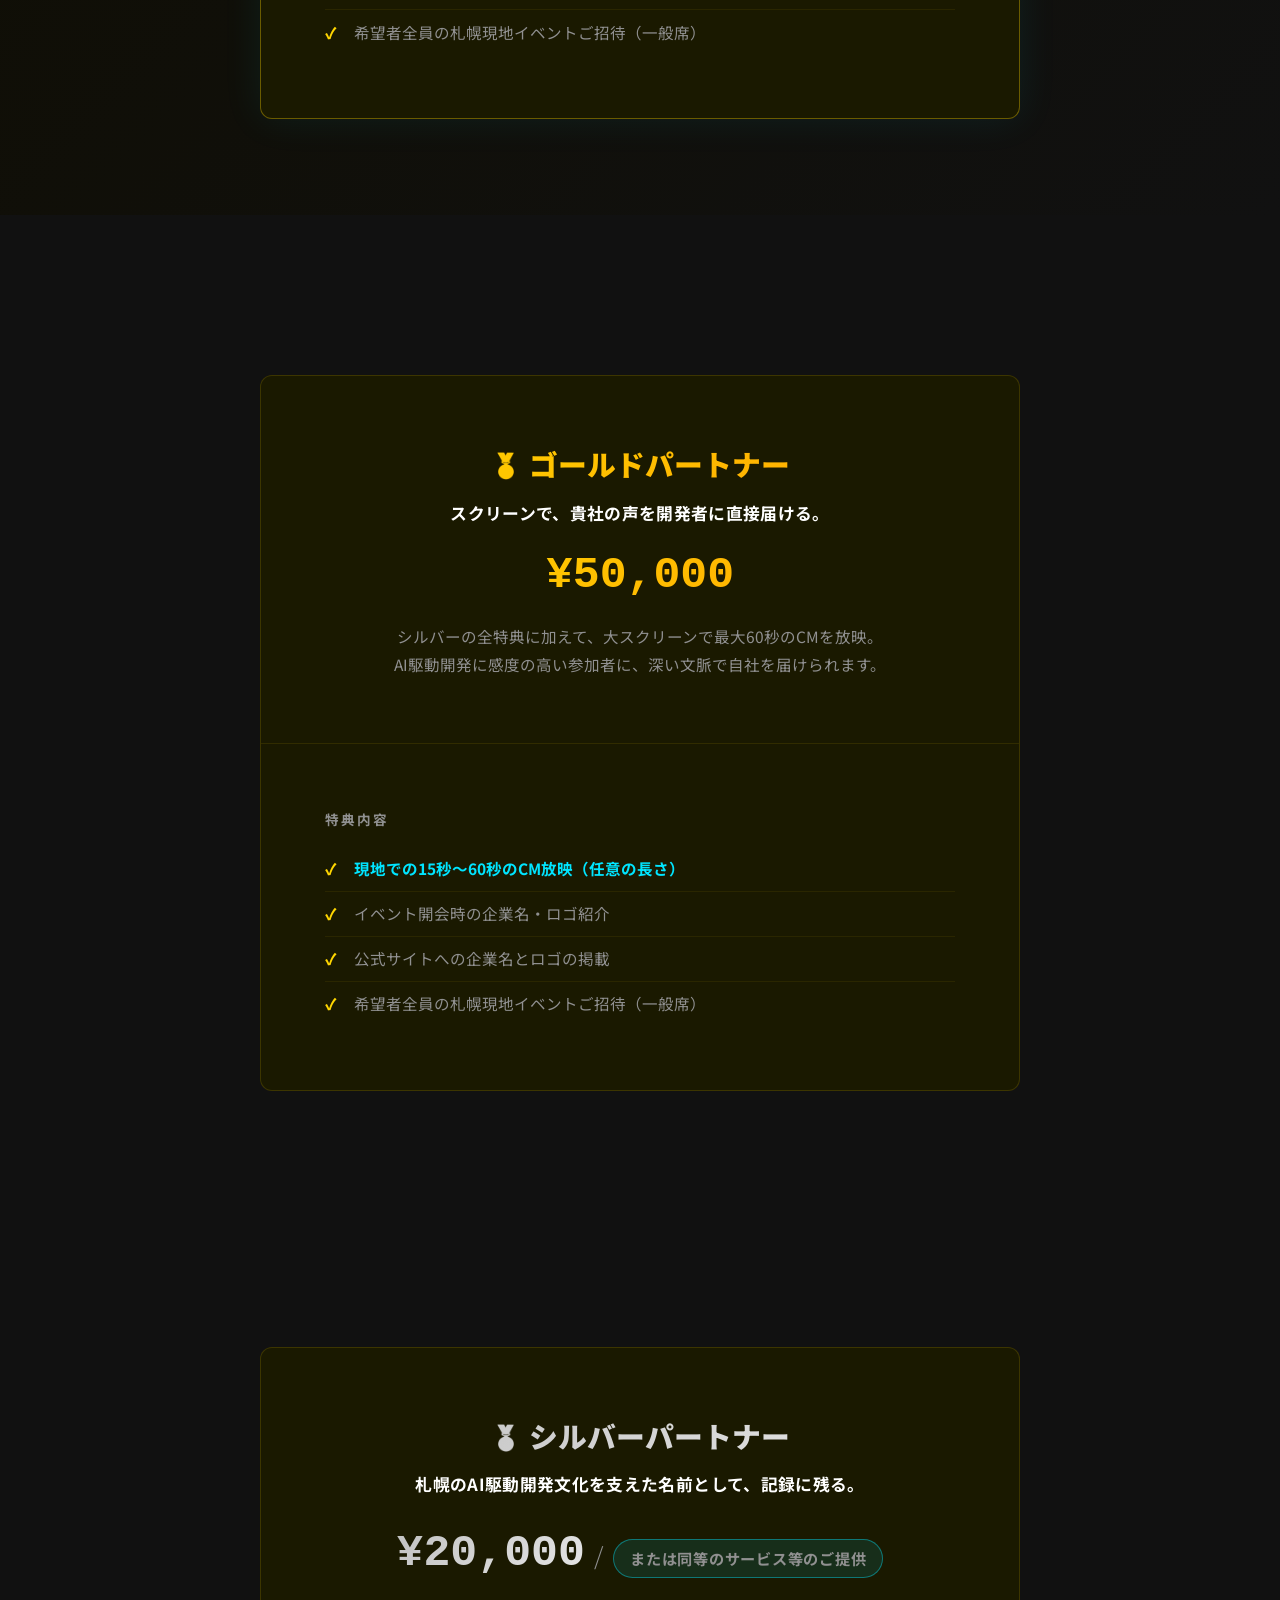
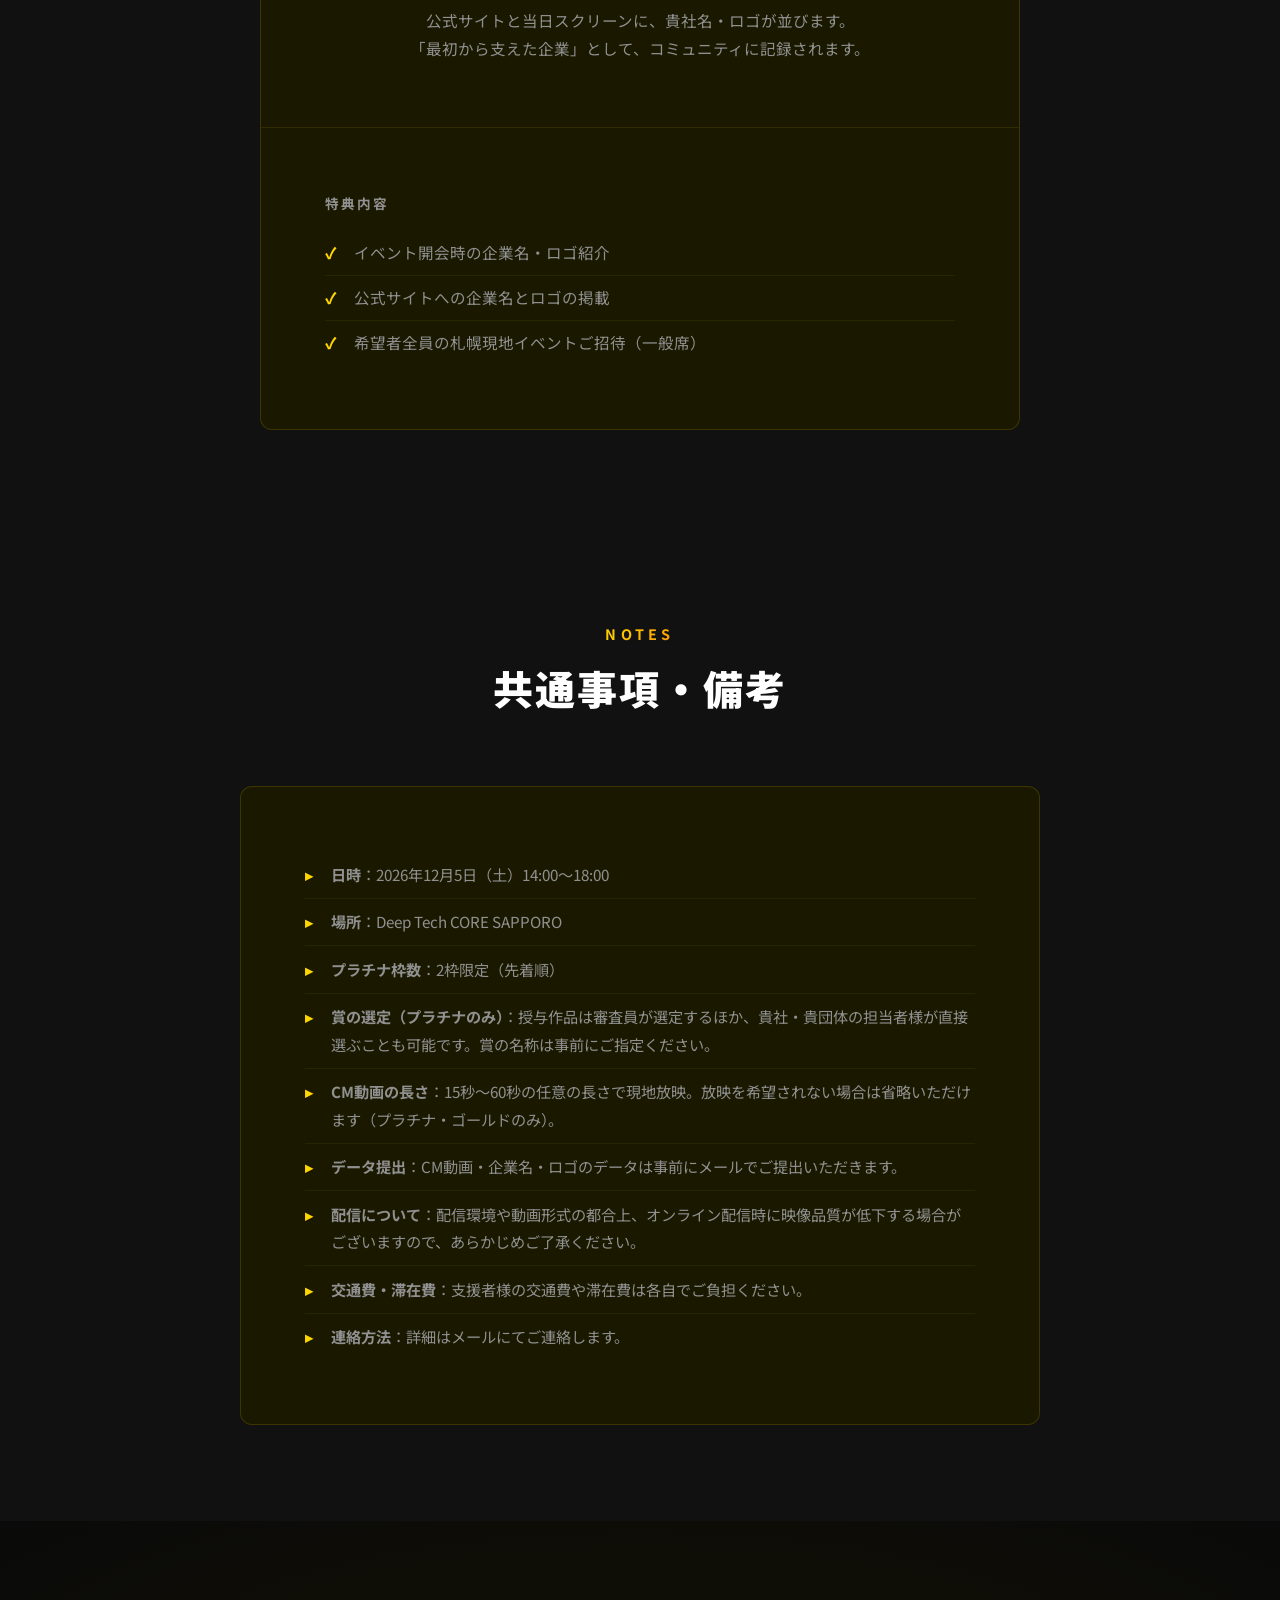
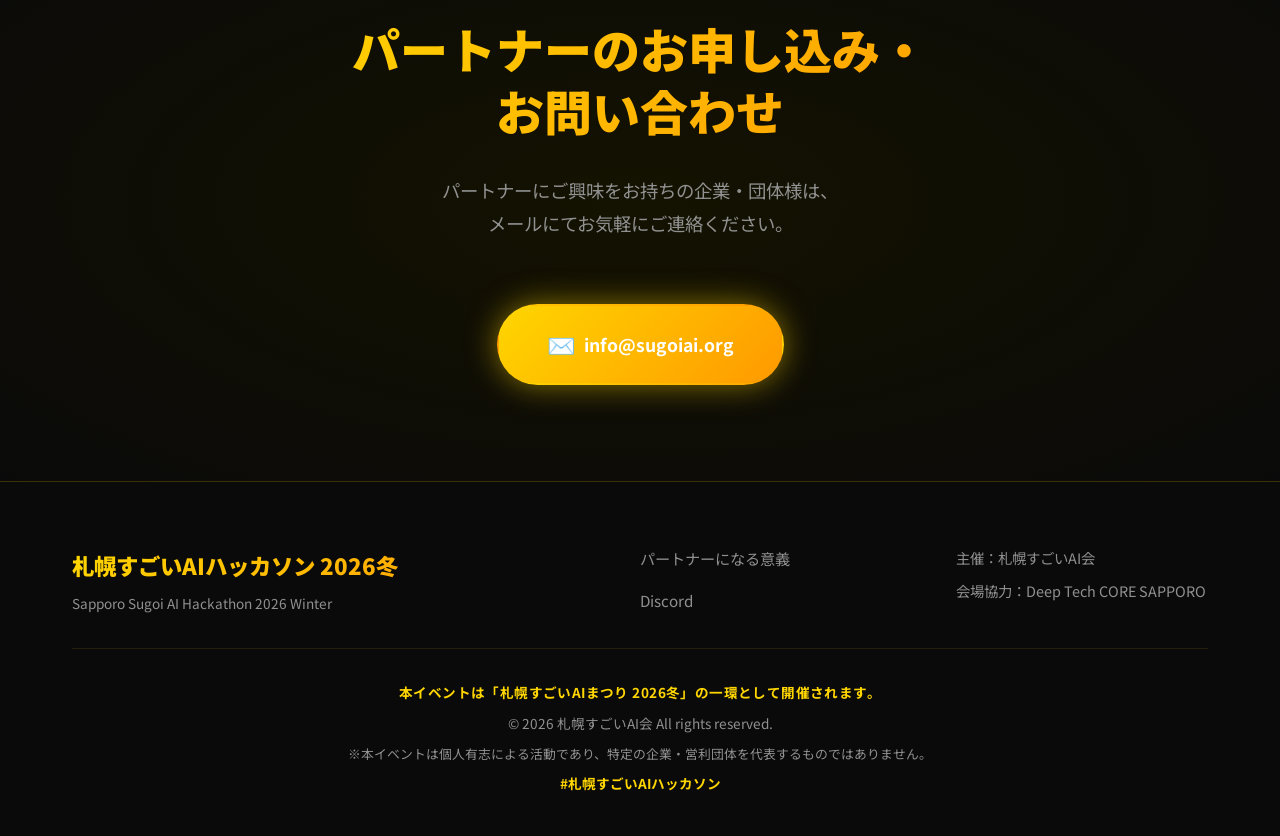
<file: partners.html>
<!DOCTYPE html>
<html lang="ja">
<head>
    <meta charset="UTF-8">
    <meta name="viewport" content="width=device-width, initial-scale=1.0">
    <title>パートナー募集 | 札幌すごいAIハッカソン 2026冬</title>
    <meta name="description" content="札幌すごいAIハッカソン 2026冬のパートナーを募集しています。一緒に札幌のAI駆動開発文化を育てませんか？">
    <!-- OGP Tags -->
    <meta property="og:title" content="パートナー募集 | 札幌すごいAIハッカソン 2026冬">
    <meta property="og:description" content="札幌すごいAIハッカソン 2026冬のパートナーを募集しています。">
    <meta property="og:type" content="website">
    <meta property="og:url" content="https://hack-2026-winter.sugoiai.org/partners.html">
    <meta property="og:site_name" content="札幌すごいAIハッカソン 2026冬">
    <meta property="og:image" content="https://hack-2026-winter.sugoiai.org/images/logot.png">
    <meta property="og:image:width" content="500">
    <meta property="og:image:height" content="500">
    <meta property="og:locale" content="ja_JP">
    <!-- Twitter Card Tags -->
    <meta name="twitter:card" content="summary">
    <meta name="twitter:title" content="パートナー募集 | 札幌すごいAIハッカソン 2026冬">
    <meta name="twitter:description" content="札幌すごいAIハッカソン 2026冬のパートナーを募集しています。">
    <meta name="twitter:image" content="https://hack-2026-winter.sugoiai.org/images/logot.png">
    <!-- Favicon -->
    <link rel="icon" type="image/png" href="images/logot.png">
    <link rel="apple-touch-icon" href="images/logot.png">
    <link rel="stylesheet" href="style.css">
    <link rel="preconnect" href="https://fonts.googleapis.com">
    <link rel="preconnect" href="https://fonts.gstatic.com" crossorigin>
    <link href="https://fonts.googleapis.com/css2?family=Noto+Sans+JP:wght@400;700;900&display=swap" rel="stylesheet">
    <style>
        /* ─── Page-level layout ─── */
        .sp-hero {
            min-height: 55vh;
            display: flex;
            flex-direction: column;
            justify-content: center;
            align-items: center;
            background: radial-gradient(ellipse at center top, #1a1400 0%, var(--dark-bg) 65%);
            padding: var(--spacing-xl) 0 var(--spacing-lg);
            text-align: center;
            position: relative;
            overflow: hidden;
        }

        .sp-hero::before {
            content: "";
            position: absolute;
            inset: 0;
            background: repeating-linear-gradient(
                0deg,
                transparent,
                transparent 2px,
                rgba(255, 214, 0, 0.02) 2px,
                rgba(255, 214, 0, 0.02) 4px
            );
            pointer-events: none;
        }

        .sp-hero-content {
            position: relative;
            z-index: 1;
        }

        .sp-back-link {
            display: inline-block;
            color: var(--text-secondary);
            text-decoration: none;
            margin-bottom: var(--spacing-md);
            transition: all 0.3s ease;
            font-size: 0.95rem;
        }

        .sp-back-link:hover {
            color: var(--film-cyan);
            transform: translateX(-4px);
        }

        .sp-hero-description {
            font-size: clamp(1rem, 2vw, 1.2rem);
            color: var(--text-secondary);
            line-height: 1.9;
            margin-top: var(--spacing-md);
            max-width: 600px;
        }

        /* ─── Past event ─── */
        .sp-plan-section {
            background: var(--dark-surface);
        }

        .sp-past-content {
            display: grid;
            grid-template-columns: 1fr 1fr;
            gap: var(--spacing-lg);
            margin-top: var(--spacing-lg);
        }

        @media (max-width: 768px) {
            .sp-past-content { grid-template-columns: 1fr; }
        }

        .sp-video-wrap {
            display: flex;
            flex-direction: column;
            gap: 0.6rem;
        }

        .sp-video-label {
            font-size: 0.85rem;
            color: var(--text-secondary);
            margin: 0;
        }

        .sp-video-iframe {
            width: 100%;
            aspect-ratio: 16 / 9;
            border-radius: 8px;
            border: none;
        }

        .sp-past-image-wrap {
            display: flex;
            flex-direction: column;
            gap: 0.6rem;
        }

        .sp-past-image {
            width: 100%;
            border-radius: 8px;
            object-fit: cover;
        }

        /* ─── Why sponsor ─── */
        .sp-benefits-list {
            display: flex;
            flex-direction: column;
            gap: var(--spacing-lg);
            max-width: 800px;
            margin: var(--spacing-lg) auto 0;
        }

        .sp-benefit-row {
            display: flex;
            gap: var(--spacing-md);
            align-items: flex-start;
        }

        .sp-benefit-icon {
            font-size: 2.2rem;
            line-height: 1;
            flex-shrink: 0;
            width: 3rem;
            text-align: center;
            padding-top: 0.2rem;
        }

        .sp-benefit-body h3 {
            font-size: 1.1rem;
            font-weight: 900;
            color: var(--text-primary);
            margin-bottom: 0.5rem;
        }

        /* ─── Plan cards ─── */
        .sp-plan-card {
            max-width: 760px;
            margin: var(--spacing-lg) auto 0;
            background: var(--dark-elevated);
            border-radius: 12px;
            overflow: hidden;
            border: 1px solid rgba(255, 214, 0, 0.15);
        }

        .sp-plan-header {
            padding: var(--spacing-lg);
            border-bottom: 1px solid rgba(255, 214, 0, 0.1);
        }

        .sp-tier-badge {
            display: inline-block;
            padding: 0.25rem 0.8rem;
            border-radius: 20px;
            font-size: 0.8rem;
            font-weight: 700;
            letter-spacing: 0.05em;
            margin-bottom: 0.8rem;
        }

        .sp-badge-platinum {
            background: rgba(255, 214, 0, 0.15);
            color: #FFD600;
            border: 1px solid rgba(255, 214, 0, 0.4);
        }

        .sp-tier-title {
            font-size: clamp(1.4rem, 3vw, 1.8rem);
            font-weight: 900;
            display: flex;
            align-items: center;
            gap: 0.5rem;
            margin-bottom: 0.6rem;
        }

        .sp-tier-platinum { color: #FFD600; }
        .sp-tier-gold     { color: #FFA500; }
        .sp-tier-silver   { color: #A8A8A8; }

        .sp-tier-icon { font-size: 1.5rem; }

        .sp-plan-catch {
            font-size: 1.05rem;
            font-weight: 700;
            color: var(--text-primary);
            margin: 0.4rem 0 0.6rem;
        }

        .sp-plan-price {
            font-size: clamp(2rem, 5vw, 2.8rem);
            font-weight: 900;
            color: #FFD600;
            margin: 0.4rem 0;
            font-family: 'Courier New', monospace;
        }

        .sp-price-gold   { color: #FFA500; }
        .sp-price-silver { color: #A8A8A8; }

        .sp-price-row {
            display: flex;
            align-items: baseline;
            gap: 0.6rem;
            flex-wrap: wrap;
        }

        .sp-price-sep {
            font-size: 1.5rem;
            color: var(--text-secondary);
        }

        .sp-barter-note {
            font-size: 0.95rem;
            color: var(--text-secondary);
        }

        .sp-plan-tagline {
            font-size: 0.97rem;
            color: var(--text-secondary);
            line-height: 1.8;
            margin-top: 0.6rem;
        }

        .sp-plan-body {
            padding: var(--spacing-lg);
        }

        .sp-benefits-heading {
            font-size: 0.85rem;
            font-weight: 700;
            letter-spacing: 0.15em;
            color: var(--text-secondary);
            text-transform: uppercase;
            margin-bottom: var(--spacing-sm);
        }

        /* ─── Check list ─── */
        .apply-list-check {
            list-style: none;
            padding: 0;
            margin: 0;
        }

        .apply-list-check li {
            padding: 0.55rem 0 0.55rem 1.8rem;
            position: relative;
            color: var(--text-secondary);
            font-size: 0.97rem;
            line-height: 1.7;
            border-bottom: 1px solid rgba(255, 214, 0, 0.07);
        }

        .apply-list-check li:last-child { border-bottom: none; }

        .apply-list-check li::before {
            content: "✓";
            position: absolute;
            left: 0;
            color: #FFD600;
            font-weight: 900;
        }

        /* ─── Notes & plain list ─── */
        .apply-list {
            list-style: none;
            padding: 0;
            margin: 0;
        }

        .apply-list li {
            padding: 0.6rem 0 0.6rem 1.6rem;
            position: relative;
            color: var(--text-secondary);
            font-size: 0.95rem;
            line-height: 1.8;
            border-bottom: 1px solid rgba(255, 214, 0, 0.06);
        }

        .apply-list li:last-child { border-bottom: none; }

        .apply-list li::before {
            content: "▸";
            position: absolute;
            left: 0;
            color: var(--film-purple);
        }

        .apply-card {
            background: var(--dark-elevated);
            border: 1px solid rgba(255, 214, 0, 0.15);
            border-radius: 12px;
            padding: var(--spacing-lg);
        }

        /* ─── Platinum section bg ─── */
        .sp-platinum {
            background: linear-gradient(135deg, #0f0d00 0%, var(--dark-surface) 100%);
        }
    </style>
</head>
<body>

    <!-- Hero -->
    <section class="sp-hero">
        <div class="container sp-hero-content">
            <h1 class="section-title" style="margin-top: 0;">
                <span class="title-en">BECOME A PARTNER</span>
                <span class="title-ja">パートナー募集</span>
            </h1>
            <p class="sp-hero-description">
                2時間で世界を変えようとする開発者たちの場に、<br>
                一緒に立ちませんか。
            </p>
        </div>
    </section>

    <!-- Past Event -->
    <section id="past-event" class="section sp-plan-section">
        <div class="container">
            <div class="section-header">
                <h2 class="section-title">
                    <span class="title-en">PAST EVENT</span>
                    <span class="title-ja">パートナー紹介のイメージ</span>
                </h2>
                <p class="section-description">
                    札幌すごいAIまつり 2026冬での実施の様子。<br>
                    パートナー企業・団体様を、会場とウェブサイトでご紹介しました。
                </p>
            </div>
            <div class="sp-past-content">
                <div class="sp-video-wrap">
                    <p class="sp-video-label">パートナー紹介の様子（札幌すごいAIまつり 2026冬）</p>
                    <iframe
                        src="https://www.youtube.com/embed/KJ8rVP_wnto?start=1863"
                        title="パートナー紹介イメージ"
                        frameborder="0"
                        allow="accelerometer; autoplay; clipboard-write; encrypted-media; gyroscope; picture-in-picture"
                        allowfullscreen
                        class="sp-video-iframe">
                    </iframe>
                </div>
                <div class="sp-past-image-wrap">
                    <p class="sp-video-label">当日のパートナー企業・団体様（札幌すごいAIまつり 2026冬）</p>
                    <img src="images/partners.png" alt="パートナー企業・団体" class="sp-past-image">
                </div>
            </div>
        </div>
    </section>

    <!-- Why Partner -->
    <section id="why-partner" class="section overview">
        <canvas class="film-grain-canvas"></canvas>
        <div class="container">
            <div class="section-header">
                <h2 class="section-title">
                    <span class="title-en">WHY PARTNER</span>
                    <span class="title-ja">パートナーになる意義</span>
                </h2>
            </div>
            <div class="sp-benefits-list">
                <div class="sp-benefit-row">
                    <div class="sp-benefit-icon">⚡</div>
                    <div class="sp-benefit-body">
                        <h3>「その場で作り切る意志と実行力がある人」と出会える</h3>
                        <p style="color: var(--text-secondary); font-size: 0.97rem; line-height: 1.8;">
                            本ハッカソンに集まるのは、作ったものを持ってくる人ではなく、
                            その場でゼロから2時間で形にする意志を持った人たちです。
                            アイデアを即座に決断し、AIと技術で動くものを作り切る——
                            その実行力を、採用でも外注でも共創でも、ライブで確認できる場です。
                        </p>
                    </div>
                </div>
                <div class="sp-benefit-row">
                    <div class="sp-benefit-icon">🚀</div>
                    <div class="sp-benefit-body">
                        <h3>AI駆動開発文化の「最初の旗」を、札幌に一緒に立てる</h3>
                        <p style="color: var(--text-secondary); font-size: 0.97rem; line-height: 1.8;">
                            AI駆動開発（Vibe Coding）は、2026年のいま、開発の在り方そのものを塗り替えつつあります。
                            誰が中心プレイヤーなのかまだ固まっていないからこそ、札幌から始めます。
                            広告枠の購入ではなく、文化の発起人として記憶されるタイプの投資です。
                        </p>
                    </div>
                </div>
                <div class="sp-benefit-row">
                    <div class="sp-benefit-icon">🎯</div>
                    <div class="sp-benefit-body">
                        <h3>全員が「当事者」の場に届く</h3>
                        <p style="color: var(--text-secondary); font-size: 0.97rem; line-height: 1.8;">
                            会場に来る人も、SNSで見る人も、AIで何かを作っている・作りたい・作らせたい人だけです。
                            マス広告の「なんとなく目に入る」露出とは質が違います。
                            意思決定者と実行者に、深い文脈とともに届く。
                            数で測れない種類のリーチを、パートナーシップは可能にします。
                        </p>
                    </div>
                </div>
            </div>
        </div>
    </section>

    <!-- Platinum Sponsor -->
    <section id="platinum-sponsor" class="section sp-plan-section sp-platinum">
        <div class="container">
            <div class="sp-plan-card" style="border-color: rgba(255, 214, 0, 0.35);">
                <div class="sp-plan-header">
                    <div class="sp-tier-badge sp-badge-platinum">限定2枠</div>
                    <h2 class="sp-tier-title sp-tier-platinum">
                        <span class="sp-tier-icon">💎</span>
                        プラチナパートナー
                    </h2>
                    <p class="sp-plan-catch">賞に名前を刻み、開発者の記憶に残り続ける。</p>
                    <p class="sp-plan-price">¥100,000</p>
                    <p class="sp-plan-tagline">
                        ゴールドの全特典に加えて、貴社名を冠した賞をハッカソンに創設できます。<br>
                        受賞者の経歴に貴社名が残り続ける、広告では買えないブランディングです。
                    </p>
                </div>
                <div class="sp-plan-body">
                    <h3 class="sp-benefits-heading">特典内容</h3>
                    <ul class="apply-list-check">
                        <li><strong style="color: var(--film-cyan);">「審査員特別賞」を任意の名称・受賞コメントで授与できる権利（例：〇〇賞、〇〇社長賞 など）</strong></li>
                        <li><strong style="color: var(--film-cyan);">現地での15秒〜60秒のCM放映（任意の長さ）</strong></li>
                        <li>イベント開始時のパートナー紹介スライドで、ロゴと企業名を最上位で掲載し、口頭で紹介</li>
                        <li>公式サイトへの企業名とロゴの掲載（最上位表示）</li>
                        <li>希望者全員の札幌現地イベントご招待（一般席）</li>
                    </ul>
                </div>
            </div>
        </div>
    </section>

    <!-- Gold Sponsor -->
    <section id="gold-sponsor" class="section overview">
        <canvas class="film-grain-canvas"></canvas>
        <div class="container">
            <div class="sp-plan-card">
                <div class="sp-plan-header">
                    <h2 class="sp-tier-title sp-tier-gold">
                        <span class="sp-tier-icon">🥇</span>
                        ゴールドパートナー
                    </h2>
                    <p class="sp-plan-catch">スクリーンで、貴社の声を開発者に直接届ける。</p>
                    <p class="sp-plan-price sp-price-gold">¥50,000</p>
                    <p class="sp-plan-tagline">
                        シルバーの全特典に加えて、大スクリーンで最大60秒のCMを放映。<br>
                        AI駆動開発に感度の高い参加者に、深い文脈で自社を届けられます。
                    </p>
                </div>
                <div class="sp-plan-body">
                    <h3 class="sp-benefits-heading">特典内容</h3>
                    <ul class="apply-list-check">
                        <li><strong style="color: var(--film-cyan);">現地での15秒〜60秒のCM放映（任意の長さ）</strong></li>
                        <li>イベント開会時の企業名・ロゴ紹介</li>
                        <li>公式サイトへの企業名とロゴの掲載</li>
                        <li>希望者全員の札幌現地イベントご招待（一般席）</li>
                    </ul>
                </div>
            </div>
        </div>
    </section>

    <!-- Silver Sponsor -->
    <section id="silver-sponsor" class="section sp-plan-section">
        <div class="container">
            <div class="sp-plan-card">
                <div class="sp-plan-header">
                    <h2 class="sp-tier-title sp-tier-silver">
                        <span class="sp-tier-icon">🥈</span>
                        シルバーパートナー
                    </h2>
                    <p class="sp-plan-catch">札幌のAI駆動開発文化を支えた名前として、記録に残る。</p>
                    <div class="sp-price-row">
                        <p class="sp-plan-price sp-price-silver">¥20,000</p>
                        <span class="sp-price-sep">/</span>
                        <p class="sp-barter-note">または同等のサービス等のご提供</p>
                    </div>
                    <p class="sp-plan-tagline">
                        公式サイトと当日スクリーンに、貴社名・ロゴが並びます。<br>
                        「最初から支えた企業」として、コミュニティに記録されます。
                    </p>
                </div>
                <div class="sp-plan-body">
                    <h3 class="sp-benefits-heading">特典内容</h3>
                    <ul class="apply-list-check">
                        <li>イベント開会時の企業名・ロゴ紹介</li>
                        <li>公式サイトへの企業名とロゴの掲載</li>
                        <li>希望者全員の札幌現地イベントご招待（一般席）</li>
                    </ul>
                </div>
            </div>
        </div>
    </section>

    <!-- Notes -->
    <section id="notes" class="section overview">
        <canvas class="film-grain-canvas"></canvas>
        <div class="container">
            <div class="section-header">
                <h2 class="section-title">
                    <span class="title-en">NOTES</span>
                    <span class="title-ja">共通事項・備考</span>
                </h2>
            </div>
            <div class="apply-card" style="max-width: 800px; margin: 0 auto;">
                <ul class="apply-list">
                    <li><strong>日時</strong>：2026年12月5日（土）14:00〜18:00</li>
                    <li><strong>場所</strong>：Deep Tech CORE SAPPORO</li>
                    <li><strong>プラチナ枠数</strong>：2枠限定（先着順）</li>
                    <li><strong>賞の選定（プラチナのみ）</strong>：授与作品は審査員が選定するほか、貴社・貴団体の担当者様が直接選ぶことも可能です。賞の名称は事前にご指定ください。</li>
                    <li><strong>CM動画の長さ</strong>：15秒〜60秒の任意の長さで現地放映。放映を希望されない場合は省略いただけます（プラチナ・ゴールドのみ）。</li>
                    <li><strong>データ提出</strong>：CM動画・企業名・ロゴのデータは事前にメールでご提出いただきます。</li>
                    <li><strong>配信について</strong>：配信環境や動画形式の都合上、オンライン配信時に映像品質が低下する場合がございますので、あらかじめご了承ください。</li>
                    <li><strong>交通費・滞在費</strong>：支援者様の交通費や滞在費は各自でご負担ください。</li>
                    <li><strong>連絡方法</strong>：詳細はメールにてご連絡します。</li>
                </ul>
            </div>
        </div>
    </section>

    <!-- Contact -->
    <section id="contact" class="section cta-section">
        <div class="container">
            <div class="cta-content">
                <h2 class="cta-title">パートナーのお申し込み・<br>お問い合わせ</h2>
                <p class="cta-description">
                    パートナーにご興味をお持ちの企業・団体様は、<br>
                    メールにてお気軽にご連絡ください。
                </p>
                <div class="cta-buttons">
                    <a href="mailto:info@sugoiai.org" class="btn btn-primary btn-large">
                        <span class="btn-icon">✉️</span>
                        <span class="btn-text">info@sugoiai.org</span>
                    </a>
                </div>
            </div>
        </div>
    </section>

    <!-- Footer -->
    <footer class="footer">
        <div class="container">
            <div class="footer-content">
                <div class="footer-logo">
                    <h3>札幌すごいAIハッカソン 2026冬</h3>
                    <p>Sapporo Sugoi AI Hackathon 2026 Winter</p>
                </div>
                <div class="footer-links">
                    <a href="#why-partner">パートナーになる意義</a>
                    <a href="https://discord.gg/Ve2tQeN7cw" target="_blank" rel="noopener noreferrer">Discord</a>
                </div>
                <div class="footer-info">
                    <p>主催：札幌すごいAI会</p>
                    <p>会場協力：Deep Tech CORE SAPPORO</p>
                </div>
            </div>
            <div class="footer-bottom">
                <p class="footer-festival">本イベントは「札幌すごいAIまつり 2026冬」の一環として開催されます。</p>
                <p>&copy; 2026 札幌すごいAI会 All rights reserved.</p>
                <p class="footer-disclaimer">※本イベントは個人有志による活動であり、特定の企業・営利団体を代表するものではありません。</p>
                <p class="footer-hashtag">#札幌すごいAIハッカソン</p>
            </div>
        </div>
    </footer>

    <script src="script.js"></script>
</body>
</html>
</file>
<file: style.css>
/* Reset & Base Styles */
* {
    margin: 0;
    padding: 0;
    box-sizing: border-box;
}

:root {
    /* Color Palette - Hackathon Yellow × Black Theme */
    --film-purple: #FFD600;
    --film-violet: #CC9900;
    --film-cyan: #00E5FF;
    --film-teal: #00C0D0;
    --film-gold: #FFD600;
    --hack-yellow: #FFD600;
    --hack-amber: #FF9900;
    --hack-cyan: #00E5FF;
    --dark-bg: #0A0A0A;
    --dark-surface: #111111;
    --dark-elevated: #1A1900;
    --text-primary: #ffffff;
    --text-secondary: #909090;
    --accent-gradient: linear-gradient(135deg, #FFD600, #FF9900);
    --film-glow: 0 0 30px rgba(255, 214, 0, 0.5);

    /* Typography */
    --font-primary: 'Noto Sans JP', sans-serif;

    /* Spacing */
    --spacing-xs: 0.5rem;
    --spacing-sm: 1rem;
    --spacing-md: 2rem;
    --spacing-lg: 4rem;
    --spacing-xl: 6rem;

    /* Container */
    --container-max: 1200px;
    --container-padding: 2rem;
}

html {
    scroll-behavior: smooth;
}

body {
    font-family: var(--font-primary);
    background-color: var(--dark-bg);
    color: var(--text-primary);
    line-height: 1.7;
    overflow-x: hidden;
}

.container {
    max-width: var(--container-max);
    margin: 0 auto;
    padding: 0 var(--container-padding);
}

/* Section Styles */
.section {
    padding: var(--spacing-xl) 0;
    position: relative;
}

.section-header {
    text-align: center;
    margin-bottom: var(--spacing-lg);
}

.section-title {
    display: flex;
    flex-direction: column;
    align-items: center;
    gap: var(--spacing-xs);
}

.title-en {
    font-size: 0.9rem;
    font-weight: 700;
    letter-spacing: 0.3em;
    background: var(--accent-gradient);
    -webkit-background-clip: text;
    -webkit-text-fill-color: transparent;
    background-clip: text;
    text-transform: uppercase;
}

.title-ja {
    font-size: 2.5rem;
    font-weight: 900;
    letter-spacing: 0.05em;
}

.section-description {
    color: var(--text-secondary);
    margin-top: var(--spacing-sm);
    font-size: 1.1rem;
}

/* ─── Hero Section ─── */
.hero {
    min-height: 100vh;
    display: flex;
    flex-direction: column;
    justify-content: center;
    align-items: center;
    position: relative;
    overflow: hidden;
    background: radial-gradient(ellipse at center top, #1a1400 0%, var(--dark-bg) 60%);
}

.hero-background {
    position: absolute;
    top: 0;
    left: 0;
    width: 100%;
    height: 100%;
    overflow: hidden;
    z-index: 0;
}

.film-particle {
    position: absolute;
    bottom: -100px;
    width: 400px;
    height: 400px;
    background: radial-gradient(circle, rgba(255, 214, 0, 0.2) 0%, transparent 70%);
    border-radius: 50%;
    filter: blur(60px);
    animation: particleFloat 18s infinite ease-in-out;
}

.film-particle:nth-child(1) {
    left: 5%;
    animation-delay: 0s;
    background: radial-gradient(circle, rgba(255, 214, 0, 0.25) 0%, transparent 70%);
}

.film-particle:nth-child(2) {
    left: 45%;
    animation-delay: 6s;
    background: radial-gradient(circle, rgba(0, 229, 255, 0.15) 0%, transparent 70%);
}

.film-particle:nth-child(3) {
    left: 75%;
    animation-delay: 12s;
    background: radial-gradient(circle, rgba(255, 214, 0, 0.2) 0%, transparent 70%);
}

@keyframes particleFloat {
    0% {
        transform: translateY(0) scale(1);
        opacity: 0;
    }
    30% {
        opacity: 0.8;
    }
    70% {
        opacity: 0.4;
    }
    100% {
        transform: translateY(-100vh) scale(1.8);
        opacity: 0;
    }
}

/* Hero placeholder for main visual */
.hero-placeholder-wrap {
    position: absolute;
    top: 0;
    left: 0;
    width: 100%;
    height: 100%;
    z-index: 0;
    /* Replace with actual background image when available */
    /* background-image: url('images/hero-visual.jpg'); */
    /* background-size: cover; */
    /* background-position: center; */
}

.hero-content {
    position: relative;
    z-index: 1;
    text-align: center;
}

.hero-date {
    font-size: 1.2rem;
    font-weight: 700;
    letter-spacing: 0.3em;
    background: var(--accent-gradient);
    -webkit-background-clip: text;
    -webkit-text-fill-color: transparent;
    background-clip: text;
    margin-bottom: var(--spacing-sm);
    animation: fadeInDown 1s ease-out;
}

.hero-badge {
    display: inline-block;
    padding: 0.4rem 1.2rem;
    background: rgba(255, 214, 0, 0.2);
    border: 1px solid var(--film-purple);
    border-radius: 50px;
    font-size: 0.9rem;
    font-weight: 700;
    letter-spacing: 0.15em;
    color: var(--film-cyan);
    margin-bottom: var(--spacing-md);
    animation: fadeInDown 1s ease-out 0.15s both;
}

.hero-title {
    margin-bottom: var(--spacing-md);
    animation: fadeInUp 1s ease-out 0.3s both;
}

.title-main {
    display: block;
    font-size: clamp(1.7rem, 7vw, 4.5rem);
    font-weight: 900;
    letter-spacing: 0.05em;
    margin-bottom: var(--spacing-sm);
    text-shadow: 0 0 40px rgba(255, 214, 0, 0.6);
}

.title-sub {
    display: block;
    font-size: clamp(0.8rem, 1.8vw, 1.1rem);
    font-weight: 400;
    letter-spacing: 0.2em;
    color: var(--text-secondary);
}

.hero-tagline {
    font-size: clamp(1.2rem, 3vw, 1.8rem);
    line-height: 1.8;
    margin-bottom: var(--spacing-lg);
    animation: fadeInUp 1s ease-out 0.6s both;
}

.hero-info-badge {
    display: flex;
    justify-content: center;
    gap: 1.5rem;
    margin-bottom: 2rem;
    animation: fadeInUp 1s ease-out 0.8s both;
}

.hero-info-badge span {
    font-size: 1.1rem;
    font-weight: 700;
    color: var(--film-cyan);
    text-shadow: 0 0 10px rgba(0, 229, 255, 0.5);
    letter-spacing: 0.05em;
}

.hero-cta {
    display: flex;
    justify-content: center;
    gap: var(--spacing-sm);
    flex-wrap: wrap;
    animation: fadeInUp 1s ease-out 0.9s both;
}

/* ─── Buttons ─── */
.btn {
    display: inline-flex;
    align-items: center;
    gap: var(--spacing-xs);
    padding: 1rem 2.5rem;
    font-size: 1rem;
    font-weight: 700;
    text-decoration: none;
    border-radius: 50px;
    transition: all 0.3s ease;
    position: relative;
    overflow: hidden;
    border: 2px solid transparent;
}

.btn-primary {
    background: var(--accent-gradient);
    color: var(--text-primary);
    box-shadow: var(--film-glow);
}

.btn-primary:hover {
    transform: translateY(-3px);
    box-shadow: 0 0 50px rgba(255, 214, 0, 0.8);
}

.btn-secondary {
    background: transparent;
    color: var(--text-primary);
    border: 2px solid var(--film-purple);
}

.btn-secondary:hover {
    background: var(--dark-elevated);
    border-color: var(--film-cyan);
    transform: translateY(-3px);
}

.btn-learn {
    background: rgba(255, 214, 0, 0.22);
    color: var(--text-primary);
    border: 2px solid rgba(255, 214, 0, 0.55);
    box-shadow: 0 0 12px rgba(255, 214, 0, 0.15);
}

.btn-learn:hover {
    background: rgba(255, 214, 0, 0.38);
    border-color: var(--film-purple);
    box-shadow: 0 0 24px rgba(255, 214, 0, 0.35);
    transform: translateY(-3px);
}

.btn-large {
    padding: 1.2rem 3rem;
    font-size: 1.1rem;
}

.btn-icon {
    font-size: 1.3em;
}

/* ─── Image Placeholder ─── */
.image-placeholder {
    position: relative;
    width: 100%;
    padding-bottom: 65%;
    background: var(--dark-elevated);
    border-radius: 12px;
    overflow: hidden;
    border: 2px dashed rgba(255, 214, 0, 0.4);
}

.division-placeholder {
    padding-bottom: 55%;
}

.about-photo {
    width: 100%;
    height: auto;
    border-radius: 12px;
    object-fit: cover;
    box-shadow: 0 4px 20px rgba(255, 214, 0, 0.3);
}

.placeholder-text {
    position: absolute;
    top: 50%;
    left: 50%;
    transform: translate(-50%, -50%);
    color: var(--text-secondary);
    font-size: 0.95rem;
    text-align: center;
    padding: var(--spacing-sm);
    display: flex;
    flex-direction: column;
    align-items: center;
    gap: 0.5rem;
}

.placeholder-icon {
    font-size: 2.5rem;
    display: block;
}

/* ─── Overview Section ─── */
.overview {
    background: var(--dark-surface);
    position: relative;
    overflow: hidden;
}

.film-grain-canvas {
    position: absolute;
    top: 0;
    left: 0;
    width: 100%;
    height: 100%;
    z-index: 0;
    pointer-events: none;
    opacity: 0.5;
}

.overview .container {
    position: relative;
    z-index: 1;
}

.overview-content {
    margin-top: var(--spacing-lg);
}

.overview-main {
    display: grid;
    grid-template-columns: 1fr 1fr;
    gap: var(--spacing-lg);
    align-items: start;
}

.overview-image-wrap {
    width: 100%;
}

.venue-image {
    width: 100%;
    height: auto;
    border-radius: 12px;
    object-fit: cover;
    box-shadow: 0 4px 20px rgba(255, 214, 0, 0.3);
}

.overview-subtitle {
    font-size: 2rem;
    font-weight: 900;
    margin-bottom: var(--spacing-md);
    background: var(--accent-gradient);
    -webkit-background-clip: text;
    -webkit-text-fill-color: transparent;
    background-clip: text;
}

.overview-text p {
    margin-bottom: var(--spacing-sm);
    color: var(--text-secondary);
    font-size: 1.05rem;
}

.overview-text strong {
    color: var(--text-primary);
    font-weight: 700;
}

.event-info {
    margin-top: var(--spacing-md);
    padding: var(--spacing-md);
    background: var(--dark-elevated);
    border-left: 4px solid var(--film-purple);
    border-radius: 8px;
}

.info-item {
    display: grid;
    grid-template-columns: 120px 1fr;
    gap: var(--spacing-sm);
    margin-bottom: var(--spacing-sm);
    padding-bottom: var(--spacing-sm);
    border-bottom: 1px solid rgba(255, 214, 0, 0.1);
}

.info-item:last-child {
    margin-bottom: 0;
    padding-bottom: 0;
    border-bottom: none;
}

.info-label {
    font-weight: 700;
    color: var(--film-purple);
    font-size: 0.95rem;
}

.info-value {
    color: var(--text-primary);
}

.overview-note {
    margin-top: var(--spacing-sm);
    font-size: 0.85rem;
    color: var(--text-secondary);
}

/* ─── Divisions Section ─── */
.divisions {
    background: var(--dark-bg);
    position: relative;
    overflow: hidden;
}

.projector-canvas {
    position: absolute;
    top: 0;
    left: 0;
    width: 100%;
    height: 100%;
    z-index: 0;
    pointer-events: none;
    opacity: 0.6;
}

.divisions .container {
    position: relative;
    z-index: 1;
}

.divisions-grid {
    display: grid;
    grid-template-columns: repeat(auto-fit, minmax(360px, 1fr));
    gap: var(--spacing-md);
    margin-top: var(--spacing-lg);
}

.division-card {
    background: var(--dark-surface);
    border-radius: 16px;
    overflow: hidden;
    position: relative;
    transition: all 0.3s ease;
    border: 1px solid rgba(255, 214, 0, 0.15);
}

.division-card:hover {
    transform: translateY(-8px);
    border-color: var(--film-purple);
    box-shadow: 0 10px 40px rgba(255, 214, 0, 0.25);
}

.division-number {
    position: absolute;
    top: 1rem;
    right: 1rem;
    font-size: 4rem;
    font-weight: 900;
    background: var(--accent-gradient);
    -webkit-background-clip: text;
    -webkit-text-fill-color: transparent;
    background-clip: text;
    opacity: 0.25;
    z-index: 1;
    line-height: 1;
}

.division-image-wrap {
    width: 100%;
}

.division-image {
    width: 100%;
    height: auto;
    aspect-ratio: 16 / 9;
    object-fit: cover;
    display: block;
    box-shadow: 0 4px 20px rgba(255, 214, 0, 0.2);
}

.division-content {
    padding: var(--spacing-md);
}

.division-badge {
    display: inline-block;
    padding: 0.3rem 0.9rem;
    border-radius: 50px;
    font-size: 0.8rem;
    font-weight: 700;
    letter-spacing: 0.1em;
    margin-bottom: var(--spacing-sm);
}

.badge-main {
    background: rgba(255, 214, 0, 0.2);
    border: 1px solid var(--film-purple);
    color: var(--film-purple);
}

.badge-exp {
    background: rgba(0, 229, 255, 0.15);
    border: 1px solid var(--film-cyan);
    color: var(--film-cyan);
}

.badge-special {
    background: rgba(0, 229, 255, 0.15);
    border: 1px solid #00E5FF;
    color: #00E5FF;
}

.division-title {
    font-size: 1.8rem;
    font-weight: 900;
    margin-bottom: 0.2rem;
}

.division-subtitle {
    font-size: 0.9rem;
    color: var(--text-secondary);
    margin-bottom: var(--spacing-sm);
    letter-spacing: 0.1em;
}

.division-duration {
    font-size: 1rem;
    color: var(--text-secondary);
    margin-bottom: var(--spacing-sm);
}

.division-duration strong {
    color: var(--film-cyan);
    font-size: 1.1rem;
}

.division-description {
    color: var(--text-secondary);
    line-height: 1.8;
    margin-bottom: var(--spacing-sm);
    font-size: 0.95rem;
}

.division-highlight {
    padding: var(--spacing-sm);
    background: rgba(255, 214, 0, 0.1);
    border-left: 3px solid var(--film-purple);
    border-radius: 4px;
    font-size: 0.92rem;
    color: var(--text-primary);
    margin-bottom: var(--spacing-md);
}

.division-exp .division-highlight {
    background: rgba(0, 229, 255, 0.08);
    border-left-color: var(--film-cyan);
}

.division-special .division-highlight {
    background: rgba(0, 229, 255, 0.08);
    border-left-color: #00E5FF;
}

.division-details {
    border-top: 1px solid rgba(255, 214, 0, 0.15);
    padding-top: var(--spacing-sm);
}

.division-details h4 {
    font-size: 0.9rem;
    font-weight: 700;
    color: var(--film-purple);
    letter-spacing: 0.1em;
    margin-bottom: 0.5rem;
    margin-top: var(--spacing-sm);
    text-transform: uppercase;
}

.division-details ul {
    list-style: none;
    padding: 0;
    margin-bottom: var(--spacing-sm);
}

.division-details ul li {
    padding: 0.3rem 0 0.3rem 1.4rem;
    position: relative;
    color: var(--text-secondary);
    font-size: 0.9rem;
}

.division-details ul li::before {
    content: "▸";
    position: absolute;
    left: 0;
    color: var(--film-purple);
    font-size: 0.85rem;
}

.division-exp .division-details ul li::before {
    color: var(--film-cyan);
}

.division-special .division-details h4 {
    color: #00E5FF;
}

.division-special .division-details ul li::before {
    color: #00E5FF;
}

.division-broadcast {
    font-size: 0.9rem;
    color: var(--text-secondary);
    background: var(--dark-elevated);
    padding: var(--spacing-sm);
    border-radius: 8px;
    text-align: center;
}

/* ─── Application Section ─── */
.application {
    background: var(--dark-surface);
}

.application-grid {
    display: grid;
    grid-template-columns: 1fr 1fr;
    gap: var(--spacing-md);
    margin-top: var(--spacing-lg);
}

.apply-card {
    background: var(--dark-elevated);
    border-radius: 16px;
    padding: var(--spacing-lg);
    border: 1px solid rgba(255, 214, 0, 0.15);
    transition: border-color 0.3s ease;
}

.apply-card:hover {
    border-color: rgba(255, 214, 0, 0.4);
}

.apply-card-icon {
    font-size: 2.5rem;
    margin-bottom: var(--spacing-sm);
}

.apply-card-title {
    font-size: 1.6rem;
    font-weight: 900;
    margin-bottom: var(--spacing-sm);
    background: var(--accent-gradient);
    -webkit-background-clip: text;
    -webkit-text-fill-color: transparent;
    background-clip: text;
}

.apply-card-subtitle {
    font-size: 0.95rem;
    color: var(--text-secondary);
    margin-bottom: var(--spacing-sm);
}

.apply-list {
    list-style: none;
    padding: 0;
}

.apply-list li {
    padding: 0.6rem 0 0.6rem 1.6rem;
    position: relative;
    color: var(--text-secondary);
    font-size: 0.97rem;
    border-bottom: 1px solid rgba(255, 214, 0, 0.08);
}

.apply-list li:last-child {
    border-bottom: none;
}

.apply-list li::before {
    content: "・";
    position: absolute;
    left: 0;
    color: var(--film-purple);
    font-weight: bold;
}

.apply-list-check li::before {
    content: "✓";
    color: var(--film-cyan);
}

.apply-cta {
    margin-top: var(--spacing-xl);
    text-align: center;
}

.apply-form-placeholder {
    display: inline-flex;
    flex-direction: column;
    align-items: center;
    gap: 0.8rem;
    padding: var(--spacing-lg) var(--spacing-xl);
    background: var(--dark-elevated);
    border: 2px dashed rgba(255, 214, 0, 0.4);
    border-radius: 16px;
    color: var(--text-secondary);
    font-size: 1.05rem;
}

.apply-form-placeholder .placeholder-icon {
    font-size: 3rem;
}

.apply-note {
    font-size: 0.9rem;
    color: var(--text-secondary);
}

.apply-note a {
    color: var(--film-cyan);
    text-decoration: none;
    transition: color 0.3s ease;
}

.apply-note a:hover {
    color: var(--film-purple);
}

.guideline-link {
    color: var(--film-cyan);
    text-decoration: none;
    font-weight: 700;
    border-bottom: 1px solid rgba(0, 229, 255, 0.4);
    transition: all 0.3s ease;
}

.guideline-link:hover {
    color: var(--film-purple);
    border-bottom-color: var(--film-purple);
}

/* ─── Awards Section ─── */
.awards {
    background: var(--dark-bg);
    position: relative;
    overflow: hidden;
}

.spark-canvas {
    position: absolute;
    top: 0;
    left: 0;
    width: 100%;
    height: 100%;
    z-index: 0;
    pointer-events: none;
    opacity: 0.7;
}

.awards .container {
    position: relative;
    z-index: 1;
}

.awards-grid {
    display: grid;
    grid-template-columns: repeat(auto-fit, minmax(280px, 1fr));
    gap: var(--spacing-md);
    margin-top: var(--spacing-lg);
}

.award-card {
    background: var(--dark-elevated);
    border-radius: 16px;
    overflow: hidden;
    text-align: center;
    border: 1px solid rgba(255, 214, 0, 0.2);
    transition: all 0.3s ease;
}

.award-image-wrap {
    width: 100%;
}

.award-image {
    width: 100%;
    aspect-ratio: 4 / 3;
    object-fit: cover;
    display: block;
}

.award-body {
    padding: var(--spacing-lg);
}

.award-card:hover {
    transform: translateY(-6px);
    border-color: var(--film-gold);
    box-shadow: 0 10px 40px rgba(255, 215, 0, 0.15);
}

.award-icon {
    font-size: 3.5rem;
    margin-bottom: var(--spacing-sm);
}

.award-title {
    font-size: 1.8rem;
    font-weight: 900;
    margin-bottom: 0.4rem;
    background: linear-gradient(135deg, var(--film-gold), #FFA500);
    -webkit-background-clip: text;
    -webkit-text-fill-color: transparent;
    background-clip: text;
}

.award-division {
    font-size: 0.9rem;
    color: var(--film-purple);
    font-weight: 700;
    letter-spacing: 0.1em;
    margin-bottom: var(--spacing-sm);
}

.award-description {
    color: var(--text-secondary);
    font-size: 0.95rem;
    line-height: 1.7;
}


/* ─── About Section ─── */
.about-festival {
    background: var(--dark-surface);
    position: relative;
    overflow: hidden;
}

.ripple-canvas {
    position: absolute;
    top: 0;
    left: 0;
    width: 100%;
    height: 100%;
    z-index: 0;
    pointer-events: none;
}

.about-festival .container {
    position: relative;
    z-index: 1;
}

.about-content {
    display: grid;
    grid-template-columns: 1.5fr 1fr;
    gap: var(--spacing-lg);
    align-items: center;
}

.about-origin-sig {
    display: block;
    text-align: right;
    font-size: 0.9rem;
    color: var(--text-secondary);
    margin-top: 0.6rem;
}

.about-origin {
    font-size: 1.05rem;
    line-height: 2;
    color: var(--text-secondary);
    border-left: 4px solid var(--film-cyan);
    padding: var(--spacing-sm) var(--spacing-md);
    margin-bottom: var(--spacing-md);
    background: rgba(0, 229, 255, 0.05);
    border-radius: 0 8px 8px 0;
    font-style: normal;
}

.about-lead {
    font-size: 1.4rem;
    font-weight: 700;
    color: var(--text-primary);
    margin-bottom: var(--spacing-md);
    line-height: 1.6;
}

.about-text p {
    color: var(--text-secondary);
    font-size: 1.05rem;
    line-height: 1.8;
    margin-bottom: var(--spacing-sm);
}

.about-features {
    margin-top: var(--spacing-md);
    padding: var(--spacing-md);
    background: var(--dark-elevated);
    border-radius: 12px;
    border-left: 4px solid var(--film-purple);
    display: flex;
    flex-direction: column;
    gap: var(--spacing-sm);
}

.about-feature {
    display: flex;
    align-items: center;
    gap: var(--spacing-sm);
}

.feature-icon {
    font-size: 1.4rem;
    min-width: 2rem;
}

.feature-text {
    color: var(--text-primary);
    font-size: 1rem;
    font-weight: 600;
}

/* ─── Judges Section ─── */
.judges {
    background: var(--dark-bg);
}

.judges-grid {
    display: grid;
    grid-template-columns: repeat(auto-fit, minmax(260px, 1fr));
    gap: var(--spacing-md);
    margin-top: var(--spacing-lg);
}

.judge-card {
    background: var(--dark-elevated);
    border-radius: 16px;
    overflow: hidden;
    border: 1px solid rgba(255, 214, 0, 0.2);
    transition: all 0.3s ease;
    display: flex;
    flex-direction: column;
}

.judge-card:hover {
    transform: translateY(-6px);
    border-color: var(--film-purple);
    box-shadow: 0 10px 40px rgba(255, 214, 0, 0.25);
}

.judge-image-wrap {
    width: 100%;
    aspect-ratio: 1 / 1;
    overflow: hidden;
}

.judge-image {
    width: 100%;
    height: 100%;
    object-fit: cover;
    display: block;
    transition: transform 0.4s ease;
}

.judge-card:hover .judge-image {
    transform: scale(1.05);
}

.judge-image-soon {
    background: var(--dark-surface);
    border-bottom: 1px solid rgba(255, 214, 0, 0.15);
    display: flex;
    align-items: center;
    justify-content: center;
}

.judge-soon-icon {
    font-size: 3.5rem;
    opacity: 0.4;
}

.judge-image-soon .coming-soon-text {
    font-size: 1.6rem;
    text-align: center;
}

.coming-soon-placeholder {
    width: 100%;
    height: 100%;
    display: flex;
    align-items: center;
    justify-content: center;
    background: var(--dark-surface);
}

.coming-soon-text {
    font-size: 4rem;
    font-weight: 900;
    color: var(--text-secondary);
    opacity: 0.3;
}

.judge-info {
    padding: var(--spacing-md);
    display: flex;
    flex-direction: column;
    gap: var(--spacing-xs);
    flex: 1;
}

.judge-name {
    font-size: 1.3rem;
    font-weight: 900;
    background: var(--accent-gradient);
    -webkit-background-clip: text;
    -webkit-text-fill-color: transparent;
    background-clip: text;
}

.judge-title {
    font-size: 0.85rem;
    color: var(--film-cyan);
    font-weight: 700;
    letter-spacing: 0.05em;
}

.judge-badges {
    display: flex;
    flex-wrap: wrap;
    gap: 0.4rem;
}

.judge-badge {
    display: inline-block;
    font-size: 0.7rem;
    font-weight: 700;
    letter-spacing: 0.03em;
    color: var(--hack-yellow);
    background: rgba(255, 214, 0, 0.1);
    border: 1px solid rgba(255, 214, 0, 0.45);
    border-radius: 999px;
    padding: 0.2rem 0.7rem;
    white-space: nowrap;
}

.judge-title-small {
    font-size: 0.75rem;
    display: block;
}

.judge-comment {
    font-size: 0.9rem;
    color: var(--text-secondary);
    line-height: 1.8;
    border-left: 3px solid var(--film-purple);
    padding-left: var(--spacing-sm);
    margin-top: var(--spacing-xs);
    font-style: normal;
}

.judge-card-soon {
    border-style: dashed;
    border-color: rgba(255, 214, 0, 0.25);
    opacity: 0.7;
}

.judge-name-soon,
.judge-title-soon {
    color: var(--text-secondary);
}

.judge-name-soon {
    background: none;
    -webkit-text-fill-color: var(--text-secondary);
    font-size: 1.2rem;
}

.judge-comment-soon {
    border-left-color: rgba(255, 214, 0, 0.3);
    font-style: italic;
}

/* ─── Winners Section ─── */
.winners {
    background: var(--dark-surface);
}

.winners-grid {
    display: grid;
    grid-template-columns: repeat(3, 1fr);
    gap: var(--spacing-md);
    margin-top: var(--spacing-lg);
}

.winner-card {
    background: var(--dark-elevated);
    border-radius: 16px;
    overflow: hidden;
    border: 1px solid rgba(255, 214, 0, 0.2);
    transition: all 0.3s ease;
    display: flex;
    flex-direction: column;
}

.winner-card:hover {
    transform: translateY(-6px);
    border-color: var(--film-purple);
    box-shadow: 0 10px 40px rgba(255, 214, 0, 0.25);
}

.winner-image-wrap {
    width: 100%;
    aspect-ratio: 4 / 3;
    overflow: hidden;
}

.winner-image {
    width: 100%;
    height: 100%;
    object-fit: cover;
    display: block;
    transition: transform 0.4s ease;
}

.winner-card:hover .winner-image {
    transform: scale(1.05);
}

.winner-image-placeholder {
    width: 100%;
    height: 100%;
    display: flex;
    align-items: center;
    justify-content: center;
    background: var(--dark-surface);
    border-bottom: 1px solid rgba(255, 214, 0, 0.15);
}

.winner-placeholder-text {
    font-size: 1.6rem;
    font-weight: 900;
    color: var(--text-secondary);
    opacity: 0.3;
}

.winner-info {
    padding: var(--spacing-sm) var(--spacing-md);
    display: flex;
    flex-direction: column;
    gap: 0.3rem;
    flex: 1;
}

.winner-award {
    align-self: flex-start;
    font-size: 1rem;
    font-weight: 900;
    letter-spacing: 0.03em;
    color: var(--hack-yellow);
    background: rgba(255, 214, 0, 0.1);
    border: 1px solid rgba(255, 214, 0, 0.45);
    border-radius: 999px;
    padding: 0.3rem 1rem;
    margin-bottom: 0.2rem;
}

.winner-name {
    font-size: 1.2rem;
    font-weight: 900;
    background: var(--accent-gradient);
    -webkit-background-clip: text;
    -webkit-text-fill-color: transparent;
    background-clip: text;
}

.winner-affiliation {
    font-size: 0.85rem;
    color: var(--film-cyan);
    font-weight: 700;
    letter-spacing: 0.05em;
}

@media (max-width: 1024px) {
    .winners-grid {
        grid-template-columns: repeat(2, 1fr);
    }
}

@media (max-width: 640px) {
    .winners-grid {
        grid-template-columns: 1fr;
    }
}

/* ─── CTA Section ─── */
.cta-section {
    background: radial-gradient(ellipse at center, #141200 0%, var(--dark-bg) 100%);
    text-align: center;
    padding: var(--spacing-xl) 0;
}

.cta-content {
    max-width: 800px;
    margin: 0 auto;
}

.cta-title {
    font-size: clamp(2rem, 5vw, 3rem);
    font-weight: 900;
    margin-bottom: var(--spacing-md);
    background: var(--accent-gradient);
    -webkit-background-clip: text;
    -webkit-text-fill-color: transparent;
    background-clip: text;
    line-height: 1.3;
}

.cta-description {
    font-size: 1.15rem;
    color: var(--text-secondary);
    margin-bottom: var(--spacing-lg);
    line-height: 1.8;
}

.cta-buttons {
    display: flex;
    justify-content: center;
    gap: var(--spacing-md);
    flex-wrap: wrap;
}

/* ─── Organizer Section ─── */
.organizer {
    background: var(--dark-surface);
}

.organizer-content {
    display: grid;
    grid-template-columns: 1fr 2fr;
    gap: var(--spacing-lg);
    align-items: center;
    margin-top: var(--spacing-lg);
}

.organizer-photo-wrap {
    display: flex;
    justify-content: center;
}

.organizer-photo {
    width: 100%;
    max-width: 280px;
    aspect-ratio: 1 / 1;
    border-radius: 50%;
    object-fit: cover;
    box-shadow: 0 4px 24px rgba(255, 214, 0, 0.4);
}

.organizer-names {
    font-size: 2rem;
    font-weight: 900;
    margin-bottom: var(--spacing-sm);
    background: var(--accent-gradient);
    -webkit-background-clip: text;
    -webkit-text-fill-color: transparent;
    background-clip: text;
}

.organizer-bio {
    color: var(--text-secondary);
    font-size: 1.05rem;
    line-height: 1.8;
    margin-bottom: var(--spacing-md);
}

.organizer-social {
    display: flex;
    flex-direction: column;
    gap: var(--spacing-xs);
}

.social-link {
    display: inline-block;
    color: var(--film-purple);
    text-decoration: none;
    font-weight: 700;
    transition: all 0.3s ease;
    font-size: 0.95rem;
}

.social-link:hover {
    color: var(--film-cyan);
}

/* ─── Footer ─── */
.footer {
    background: var(--dark-bg);
    padding: var(--spacing-lg) 0 var(--spacing-md);
    border-top: 1px solid rgba(255, 214, 0, 0.2);
}

.footer-content {
    display: grid;
    grid-template-columns: 2fr 1fr 1fr;
    gap: var(--spacing-lg);
    margin-bottom: var(--spacing-md);
}

.footer-logo h3 {
    font-size: 1.4rem;
    font-weight: 900;
    margin-bottom: var(--spacing-xs);
    background: var(--accent-gradient);
    -webkit-background-clip: text;
    -webkit-text-fill-color: transparent;
    background-clip: text;
}

.footer-logo p {
    color: var(--text-secondary);
    font-size: 0.85rem;
}

.footer-links {
    display: flex;
    flex-direction: column;
    gap: var(--spacing-sm);
}

.footer-links a {
    color: var(--text-secondary);
    text-decoration: none;
    transition: color 0.3s ease;
    font-size: 0.95rem;
}

.footer-links a:hover {
    color: var(--film-purple);
}

.footer-info p {
    color: var(--text-secondary);
    font-size: 0.9rem;
    margin-bottom: var(--spacing-xs);
}

.footer-bottom {
    text-align: center;
    padding-top: var(--spacing-md);
    border-top: 1px solid rgba(255, 214, 0, 0.1);
}

.footer-bottom p {
    color: var(--text-secondary);
    font-size: 0.85rem;
    margin-bottom: var(--spacing-xs);
}

.footer-disclaimer {
    font-size: 0.8rem !important;
}

.footer-festival {
    color: var(--hack-yellow) !important;
    font-weight: 700;
    letter-spacing: 0.03em;
}

.footer-hashtag {
    color: var(--film-purple) !important;
    font-weight: 700;
}

/* ─── Sponsor Page ─── */
.sp-hero {
    min-height: 50vh;
    display: flex;
    align-items: center;
    background: radial-gradient(ellipse at center top, #1a1400 0%, var(--dark-bg) 60%);
    overflow: hidden;
    padding-top: 4rem;
    padding-bottom: 4rem;
}

.sp-hero-content {
    position: relative;
    z-index: 1;
    text-align: center;
}

.sp-back-link {
    display: inline-block;
    color: var(--film-cyan);
    text-decoration: none;
    font-size: 0.95rem;
    font-weight: 700;
    transition: color 0.3s ease;
}

.sp-back-link:hover {
    color: var(--film-purple);
}

.sp-hero-description {
    font-size: 1.1rem;
    color: var(--text-secondary);
    line-height: 1.9;
    margin-top: var(--spacing-md);
}

.sp-past-content {
    max-width: 800px;
    margin: 0 auto;
    display: flex;
    flex-direction: column;
    gap: var(--spacing-lg);
}

.sp-video-wrap {
    text-align: center;
}

.sp-past-image-wrap {
    text-align: center;
}

.sp-video-label {
    font-size: 0.85rem;
    color: var(--text-secondary);
    margin-bottom: var(--spacing-sm);
    letter-spacing: 0.05em;
}

.sp-past-image {
    width: 100%;
    height: auto;
    border-radius: 12px;
    box-shadow: 0 4px 30px rgba(255, 214, 0, 0.3);
}

.sp-video-iframe {
    width: 100%;
    aspect-ratio: 16 / 9;
    border-radius: 12px;
    box-shadow: 0 4px 30px rgba(255, 214, 0, 0.3);
}

.sp-benefits-grid {
    display: grid;
    grid-template-columns: repeat(auto-fit, minmax(260px, 1fr));
    gap: var(--spacing-md);
    margin-top: var(--spacing-lg);
}

.sp-benefits-list {
    display: flex;
    flex-direction: column;
    gap: var(--spacing-md);
    margin-top: var(--spacing-lg);
}

.sp-benefit-row {
    display: flex;
    align-items: flex-start;
    gap: var(--spacing-md);
    background: var(--dark-elevated);
    border-radius: 16px;
    padding: var(--spacing-md) var(--spacing-lg);
    border: 1px solid rgba(255, 214, 0, 0.15);
    transition: border-color 0.3s ease;
}

.sp-benefit-row:hover {
    border-color: rgba(255, 214, 0, 0.4);
}

.sp-benefit-icon {
    font-size: 2.5rem;
    flex-shrink: 0;
    line-height: 1;
    padding-top: 0.2rem;
}

.sp-benefit-body {
    flex: 1;
}

.sp-benefit-body .apply-card-title {
    margin-bottom: 0.5rem;
}

.sp-plan-section {
    background: var(--dark-bg);
}

.sp-plan-section.overview {
    background: var(--dark-surface);
}

.sp-plan-card {
    background: var(--dark-elevated);
    border-radius: 20px;
    overflow: hidden;
    border: 1px solid rgba(255, 214, 0, 0.2);
}

.sp-plan-header {
    padding: var(--spacing-lg) var(--spacing-lg) var(--spacing-md);
    border-bottom: 1px solid rgba(255, 214, 0, 0.15);
    text-align: center;
}

.sp-tier-badge {
    display: inline-block;
    padding: 0.3rem 1rem;
    border-radius: 50px;
    font-size: 0.8rem;
    font-weight: 700;
    letter-spacing: 0.15em;
    margin-bottom: var(--spacing-sm);
}

.sp-badge-platinum {
    background: rgba(0, 229, 255, 0.15);
    border: 1px solid var(--film-cyan);
    color: var(--film-cyan);
}

.sp-tier-title {
    font-size: 2rem;
    font-weight: 900;
    display: flex;
    align-items: center;
    justify-content: center;
    gap: 0.6rem;
    margin-bottom: 0.5rem;
}

.sp-tier-icon {
    font-size: 2rem;
}

.sp-tier-platinum {
    background: linear-gradient(135deg, var(--film-cyan), #a78bfa);
    -webkit-background-clip: text;
    -webkit-text-fill-color: transparent;
    background-clip: text;
}

.sp-tier-gold {
    background: linear-gradient(135deg, var(--film-gold), #FFA500);
    -webkit-background-clip: text;
    -webkit-text-fill-color: transparent;
    background-clip: text;
}

.sp-tier-silver {
    background: linear-gradient(135deg, #c0c0c0, #e8e8e8);
    -webkit-background-clip: text;
    -webkit-text-fill-color: transparent;
    background-clip: text;
}

.sp-plan-price {
    font-size: 2.8rem;
    font-weight: 900;
    background: var(--accent-gradient);
    -webkit-background-clip: text;
    -webkit-text-fill-color: transparent;
    background-clip: text;
    margin: 0.5rem 0;
}

.sp-price-gold {
    background: linear-gradient(135deg, var(--film-gold), #FFA500);
    -webkit-background-clip: text;
    -webkit-text-fill-color: transparent;
    background-clip: text;
}

.sp-price-silver {
    background: linear-gradient(135deg, #c0c0c0, #e8e8e8);
    -webkit-background-clip: text;
    -webkit-text-fill-color: transparent;
    background-clip: text;
}

.sp-price-row {
    display: flex;
    align-items: center;
    justify-content: center;
    gap: 0.8rem;
    flex-wrap: wrap;
}

.sp-price-sep {
    font-size: 1.6rem;
    color: var(--text-secondary);
    font-weight: 300;
}

.sp-barter-note {
    display: inline-block;
    margin-top: 0.4rem;
    padding: 0.35rem 1rem;
    background: rgba(0, 229, 255, 0.1);
    border: 1px solid rgba(0, 229, 255, 0.4);
    border-radius: 50px;
    font-size: 0.9rem;
    font-weight: 700;
    color: var(--film-cyan);
    letter-spacing: 0.05em;
}

.sp-plan-catch {
    font-size: 1.1rem;
    font-weight: 700;
    color: var(--text-primary);
    margin-bottom: 0.5rem;
    letter-spacing: 0.02em;
}

.sp-plan-tagline {
    font-size: 1rem;
    color: var(--text-secondary);
    line-height: 1.8;
    margin-top: 0.5rem;
}

.sp-plan-body {
    padding: var(--spacing-lg);
}

.sp-benefits-heading {
    font-size: 0.9rem;
    font-weight: 700;
    color: var(--film-purple);
    letter-spacing: 0.12em;
    text-transform: uppercase;
    margin-bottom: var(--spacing-sm);
}

.sp-platinum .sp-plan-card {
    border-color: rgba(0, 229, 255, 0.35);
    box-shadow: 0 0 40px rgba(0, 229, 255, 0.08);
}

@media (max-width: 768px) {
    .sp-tier-title {
        font-size: 1.6rem;
    }
    .sp-plan-price {
        font-size: 2.2rem;
    }
}

/* ─── Animations ─── */
@keyframes fadeIn {
    from { opacity: 0; }
    to   { opacity: 1; }
}

@keyframes fadeInUp {
    from {
        opacity: 0;
        transform: translateY(30px);
    }
    to {
        opacity: 1;
        transform: translateY(0);
    }
}

@keyframes fadeInDown {
    from {
        opacity: 0;
        transform: translateY(-30px);
    }
    to {
        opacity: 1;
        transform: translateY(0);
    }
}

/* ─── Responsive ─── */
@media (max-width: 1024px) {
    :root {
        --container-padding: 1.5rem;
        --spacing-xl: 4rem;
        --spacing-lg: 3rem;
    }

    .overview-main,
    .about-content,
    .organizer-content {
        grid-template-columns: 1fr;
    }

    .footer-content {
        grid-template-columns: 1fr;
        text-align: center;
    }

    .footer-links {
        align-items: center;
    }
}

@media (max-width: 768px) {
    :root {
        --container-padding: 1rem;
        --spacing-xl: 3rem;
        --spacing-lg: 2rem;
    }

    .title-ja {
        font-size: 2rem;
    }

    .divisions-grid {
        grid-template-columns: 1fr;
    }

    .application-grid {
        grid-template-columns: 1fr;
    }

    .awards-grid {
        grid-template-columns: 1fr;
    }

    .judges-grid {
        grid-template-columns: repeat(2, 1fr);
    }

    .hero-info-badge {
        flex-direction: column;
        gap: 0.5rem;
    }

    .hero-cta {
        flex-direction: column;
        align-items: center;
    }

    .cta-buttons {
        flex-direction: column;
        align-items: center;
    }

    .organizer-content {
        grid-template-columns: 1fr;
        text-align: center;
    }

    .organizer-logos {
        margin: 0 auto;
    }

    .organizer-social {
        align-items: center;
    }
}

@media (max-width: 600px) {
    .judges-grid {
        grid-template-columns: 1fr;
    }
}

@media (max-width: 480px) {
    .btn {
        width: 100%;
        justify-content: center;
    }

    .info-item {
        grid-template-columns: 1fr;
    }

    .info-label {
        margin-bottom: 0.2rem;
    }

    .apply-form-placeholder {
        padding: var(--spacing-md);
        width: 100%;
    }
}

/* Partners Section */
.partners {
    background: var(--dark-surface);
}

.partners-grid {
    display: grid;
    grid-template-columns: repeat(3, 1fr);
    gap: var(--spacing-md);
    margin-top: var(--spacing-lg);
    max-width: 1000px;
    margin-left: auto;
    margin-right: auto;
}

.partner-card {
    background: var(--dark-elevated);
    border-radius: 12px;
    overflow: hidden;
    transition: all 0.3s ease;
    border: 1px solid rgba(255, 214, 0, 0.1);
    text-decoration: none;
    display: block;
    color: inherit;
}

.partner-card:hover {
    transform: translateY(-4px);
    border-color: var(--film-purple);
    box-shadow: 0 8px 24px rgba(255, 214, 0, 0.2);
}

.partner-logo {
    width: 100%;
    aspect-ratio: 16 / 9;
    display: flex;
    align-items: center;
    justify-content: center;
    background: var(--dark-surface);
}

.partner-logo img {
    width: 100%;
    height: 100%;
    object-fit: contain;
    padding: var(--spacing-sm);
}

.partner-name {
    padding: var(--spacing-sm);
    font-size: 0.95rem;
    font-weight: 700;
    color: var(--text-primary);
    text-align: center;
    background: var(--dark-elevated);
}

@media (max-width: 768px) {
    .partners-grid {
        grid-template-columns: repeat(2, 1fr);
        max-width: 600px;
    }
}

@media (max-width: 480px) {
    .partners-grid {
        grid-template-columns: 1fr;
        max-width: 340px;
    }
}

/* ─── Timeline Section ─── */
.timeline-section {
    background: var(--dark-surface);
}

.timeline-list {
    max-width: 800px;
    margin: var(--spacing-lg) auto 0;
    position: relative;
}

.timeline-list::before {
    content: '';
    position: absolute;
    left: 148px;
    top: 0;
    bottom: 0;
    width: 2px;
    background: linear-gradient(to bottom, var(--film-purple), var(--film-cyan));
    opacity: 0.25;
}

.timeline-item {
    display: grid;
    grid-template-columns: 148px 24px 1fr;
    gap: var(--spacing-sm);
    margin-bottom: var(--spacing-lg);
    align-items: start;
}

.timeline-time {
    font-size: 0.85rem;
    font-weight: 700;
    color: var(--film-cyan);
    text-align: right;
    padding-top: 0.2rem;
    letter-spacing: 0.03em;
}

.timeline-bar {
    width: 12px;
    height: 12px;
    border-radius: 50%;
    background: var(--dark-bg);
    border: 2px solid var(--film-purple);
    margin-top: 0.2rem;
    position: relative;
    z-index: 1;
}

.timeline-bar-main {
    width: 16px;
    height: 16px;
    border-color: var(--film-purple);
    background: var(--film-purple);
    box-shadow: 0 0 20px rgba(255, 214, 0, 0.7);
    margin-top: 0;
}

.timeline-bar-award {
    border-color: var(--film-gold);
    background: var(--film-gold);
    box-shadow: 0 0 20px rgba(255, 215, 0, 0.5);
}

.timeline-event {
    padding-bottom: var(--spacing-sm);
}

.timeline-main .timeline-event {
    background: rgba(255, 214, 0, 0.06);
    border-left: 3px solid var(--film-purple);
    padding: var(--spacing-sm) var(--spacing-md);
    border-radius: 0 8px 8px 0;
}

.timeline-title {
    font-size: 1.2rem;
    font-weight: 900;
    margin-bottom: 0.3rem;
}

.timeline-desc {
    color: var(--text-secondary);
    font-size: 0.95rem;
    line-height: 1.7;
}

/* ─── Judging Section ─── */
.judging-section {
    background: var(--dark-bg);
}

.judging-grid {
    display: grid;
    grid-template-columns: 1fr 1fr;
    gap: var(--spacing-md);
    margin-top: var(--spacing-lg);
}

.judging-card {
    background: var(--dark-elevated);
    border-radius: 16px;
    padding: var(--spacing-md) var(--spacing-lg);
    border: 1px solid rgba(255, 214, 0, 0.2);
}

.judging-card-label {
    font-size: 0.8rem;
    font-weight: 700;
    letter-spacing: 0.2em;
    text-transform: uppercase;
    margin-bottom: var(--spacing-sm);
}

.judging-card-label-base {
    background: var(--accent-gradient);
    -webkit-background-clip: text;
    -webkit-text-fill-color: transparent;
    background-clip: text;
}

.judging-card-label-tech {
    color: var(--film-cyan);
}

.judging-card-title {
    font-size: 1.4rem;
    font-weight: 900;
    margin-bottom: var(--spacing-md);
}

.judging-criteria-list {
    list-style: none;
    padding: 0;
}

.judging-criterion {
    display: flex;
    gap: var(--spacing-sm);
    align-items: flex-start;
    padding: 0.8rem 0;
    border-bottom: 1px solid rgba(255, 214, 0, 0.08);
}

.judging-criterion:last-child {
    border-bottom: none;
}

.score-badge {
    display: inline-flex;
    align-items: center;
    justify-content: center;
    min-width: 64px;
    padding: 0.25rem 0.7rem;
    border-radius: 50px;
    font-size: 0.78rem;
    font-weight: 700;
    flex-shrink: 0;
    white-space: nowrap;
}

.score-badge-base {
    background: rgba(255, 214, 0, 0.15);
    border: 1px solid var(--film-purple);
    color: var(--film-purple);
}

.score-badge-tech {
    background: rgba(0, 229, 255, 0.1);
    border: 1px solid var(--film-cyan);
    color: var(--film-cyan);
}

.criterion-name {
    font-weight: 700;
    color: var(--text-primary);
    font-size: 0.97rem;
}

.criterion-desc {
    color: var(--text-secondary);
    font-size: 0.88rem;
    line-height: 1.6;
    margin-top: 0.2rem;
}

.judging-policy {
    margin-top: var(--spacing-md);
    padding: var(--spacing-md) var(--spacing-lg);
    background: rgba(255, 215, 0, 0.05);
    border-radius: 12px;
    border: 1px solid rgba(255, 215, 0, 0.2);
}

.judging-policy-title {
    font-size: 0.85rem;
    font-weight: 700;
    color: var(--film-gold);
    letter-spacing: 0.15em;
    text-transform: uppercase;
    margin-bottom: var(--spacing-sm);
}

.judging-policy ul {
    list-style: none;
    padding: 0;
}

.judging-policy ul li {
    padding: 0.3rem 0 0.3rem 1.4rem;
    position: relative;
    color: var(--text-secondary);
    font-size: 0.93rem;
    line-height: 1.7;
}

.judging-policy ul li::before {
    content: "▸";
    position: absolute;
    left: 0;
    color: var(--film-gold);
}

/* ─── Step Cards ─── */
.division-exp-highlight {
    background: rgba(0, 229, 255, 0.08);
    border-left-color: var(--film-cyan);
}

.division-special-highlight {
    background: rgba(0, 229, 255, 0.08);
    border-left-color: #00E5FF;
}

@media (max-width: 768px) {
    .judging-grid {
        grid-template-columns: 1fr;
    }

    .timeline-list::before {
        left: 102px;
    }

    .timeline-item {
        grid-template-columns: 102px 20px 1fr;
    }

    .timeline-time {
        font-size: 0.78rem;
    }
}

/* ─── Partners Section ─── */
.partners-section {
    background: var(--dark-surface);
}

.partners-grid {
    display: grid;
    grid-template-columns: repeat(3, 1fr);
    gap: var(--spacing-md);
    margin-top: var(--spacing-lg);
    max-width: 1000px;
    margin-left: auto;
    margin-right: auto;
}

.partners-recruit {
    margin-top: var(--spacing-lg);
    text-align: center;
    font-size: 0.8rem;
}

.partners-recruit a {
    color: var(--text-secondary);
    text-decoration: underline;
    text-underline-offset: 3px;
    transition: color 0.3s ease;
}

.partners-recruit a:hover {
    color: var(--film-yellow, #FFD600);
}

.partner-card {
    background: var(--dark-elevated);
    border-radius: 12px;
    overflow: hidden;
    transition: all 0.3s ease;
    border: 1px solid rgba(255, 214, 0, 0.12);
}

.partner-card:hover {
    transform: translateY(-4px);
    border-color: var(--film-yellow, #FFD600);
    box-shadow: 0 8px 24px rgba(255, 214, 0, 0.2);
}

.partner-logo {
    width: 100%;
    aspect-ratio: 16 / 9;
    display: flex;
    align-items: center;
    justify-content: center;
    background: var(--dark-surface);
}

.partner-logo img {
    width: 100%;
    height: 100%;
    object-fit: contain;
    padding: var(--spacing-sm);
}

.partner-logo-text {
    font-size: 2.4rem;
    font-weight: 900;
    color: var(--text-primary);
    letter-spacing: 0.12em;
}

.partner-name {
    padding: var(--spacing-sm);
    font-size: 0.95rem;
    font-weight: 700;
    color: var(--text-primary);
    text-align: center;
}

.partner-doc-btn {
    display: block;
    margin: 0 var(--spacing-sm) var(--spacing-sm);
    padding: 0.5em 1em;
    font-size: 0.85rem;
    font-weight: 700;
    text-align: center;
    color: var(--film-yellow, #FFD600);
    border: 1px solid var(--film-yellow, #FFD600);
    border-radius: 8px;
    cursor: pointer;
    transition: all 0.3s ease;
}

.partner-doc-btn:hover {
    background: var(--film-yellow, #FFD600);
    color: var(--dark-surface, #111);
}

@media (max-width: 768px) {
    .partners-grid {
        grid-template-columns: repeat(2, 1fr);
        max-width: 600px;
    }
}

@media (max-width: 480px) {
    .partners-grid {
        grid-template-columns: 1fr;
        max-width: 340px;
    }
}

/* ─── Rules Doc Buttons ─── */
.rules-doc-btns {
    display: flex;
    gap: 0.6rem;
    flex-wrap: wrap;
}

.rules-doc-btn {
    flex: 1 1 auto;
    display: inline-block;
    text-align: center;
    padding: 0.55rem 1rem;
    border: 1px solid rgba(255, 214, 0, 0.35);
    border-radius: 7px;
    background: rgba(255, 214, 0, 0.07);
    color: #FFD600;
    font-size: 0.88rem;
    font-weight: 700;
    text-decoration: none;
    transition: all 0.2s ease;
    white-space: nowrap;
}

.rules-doc-btn:hover {
    background: rgba(255, 214, 0, 0.18);
    border-color: rgba(255, 214, 0, 0.6);
}

@media (max-width: 480px) {
    .rules-doc-btns {
        flex-direction: column;
    }
}

/* ─── Division Beginner Note ─── */
.division-beginner-note {
    margin-top: var(--spacing-sm);
    padding: 0.45rem 0.75rem;
    background: rgba(0, 229, 255, 0.07);
    border-left: 3px solid rgba(0, 229, 255, 0.5);
    border-radius: 0 6px 6px 0;
    font-size: 0.82rem;
    color: var(--film-cyan);
    line-height: 1.6;
}

/* ─── Prompt Block ─── */
.prompt-block {
    margin-top: var(--spacing-md);
    border: 1px solid rgba(255, 214, 0, 0.25);
    border-radius: 10px;
    overflow: hidden;
    background: #0f0d00;
}

.prompt-block-header {
    display: flex;
    justify-content: space-between;
    align-items: center;
    padding: 0.6rem 1rem;
    background: rgba(255, 214, 0, 0.07);
    border-bottom: 1px solid rgba(255, 214, 0, 0.15);
}

.prompt-block-label {
    font-size: 0.8rem;
    color: var(--text-secondary);
    letter-spacing: 0.03em;
}

.prompt-copy-btn {
    background: rgba(255, 214, 0, 0.1);
    color: #FFD600;
    border: 1px solid rgba(255, 214, 0, 0.3);
    border-radius: 6px;
    padding: 0.3rem 0.4rem;
    line-height: 0;
    cursor: pointer;
    transition: all 0.2s ease;
    flex-shrink: 0;
}

.prompt-copy-btn:hover {
    background: rgba(255, 214, 0, 0.22);
    border-color: rgba(255, 214, 0, 0.55);
}

.prompt-copy-btn.copied {
    background: rgba(0, 229, 255, 0.1);
    color: #00E5FF;
    border-color: rgba(0, 229, 255, 0.35);
}

.prompt-copy-btn svg {
    display: block;
    width: 15px;
    height: 15px;
}

.prompt-pre {
    margin: 0;
    padding: 1.2rem;
    font-family: 'Courier New', 'Menlo', monospace;
    font-size: 0.875rem;
    line-height: 1.75;
    color: #e0e0e0;
    white-space: pre-wrap;
    word-break: break-word;
}

/* ─── Language Switcher（hero内・絶対配置：Languageボタン → プルダウン） ─── */
.lang-switcher {
    position: absolute;
    top: 1.2rem;
    right: 1.2rem;
    z-index: 50;
}

.lang-toggle {
    appearance: none;
    -webkit-appearance: none;
    display: inline-flex;
    align-items: center;
    gap: 0.4rem;
    padding: 0.45rem 0.9rem;
    background: rgba(10, 10, 10, 0.55);
    border: 1px solid rgba(255, 255, 255, 0.15);
    border-radius: 999px;
    color: var(--text-primary);
    font-family: var(--font-primary);
    font-size: 0.78rem;
    font-weight: 700;
    letter-spacing: 0.05em;
    line-height: 1;
    cursor: pointer;
    backdrop-filter: blur(6px);
    -webkit-backdrop-filter: blur(6px);
    transition: background 0.2s ease, border-color 0.2s ease;
}

.lang-toggle:hover,
.lang-switcher.is-open .lang-toggle {
    background: rgba(10, 10, 10, 0.94);
    border-color: rgba(255, 255, 255, 0.3);
}

.lang-toggle-chevron {
    transition: transform 0.2s ease;
}

.lang-switcher.is-open .lang-toggle-chevron {
    transform: rotate(180deg);
}

.lang-menu {
    position: absolute;
    top: calc(100% + 0.4rem);
    right: 0;
    min-width: 160px;
    margin: 0;
    padding: 0.35rem;
    list-style: none;
    background: rgba(10, 10, 10, 0.94);
    border: 1px solid rgba(255, 255, 255, 0.15);
    border-radius: 12px;
    box-shadow: 0 12px 32px rgba(0, 0, 0, 0.45);
    backdrop-filter: blur(10px);
    -webkit-backdrop-filter: blur(10px);
    opacity: 0;
    visibility: hidden;
    transform: translateY(-6px);
    transition: opacity 0.18s ease, transform 0.18s ease, visibility 0.18s;
}

.lang-switcher.is-open .lang-menu {
    opacity: 1;
    visibility: visible;
    transform: translateY(0);
}

.lang-btn {
    appearance: none;
    -webkit-appearance: none;
    display: block;
    width: 100%;
    border: none;
    background: transparent;
    color: var(--text-secondary);
    font-family: var(--font-primary);
    font-size: 0.82rem;
    font-weight: 700;
    letter-spacing: 0.03em;
    line-height: 1.2;
    text-align: left;
    padding: 0.55rem 0.85rem;
    border-radius: 8px;
    cursor: pointer;
    transition: color 0.2s ease, background 0.2s ease;
}

.lang-btn:hover {
    color: var(--text-primary);
    background: rgba(255, 255, 255, 0.08);
}

.lang-btn.active {
    background: var(--hack-yellow);
    color: #0A0A0A;
}

@media (max-width: 768px) {
    .lang-switcher {
        top: 0.8rem;
        right: 0.8rem;
    }

    .lang-toggle {
        font-size: 0.72rem;
        padding: 0.4rem 0.75rem;
    }
}
</file>
